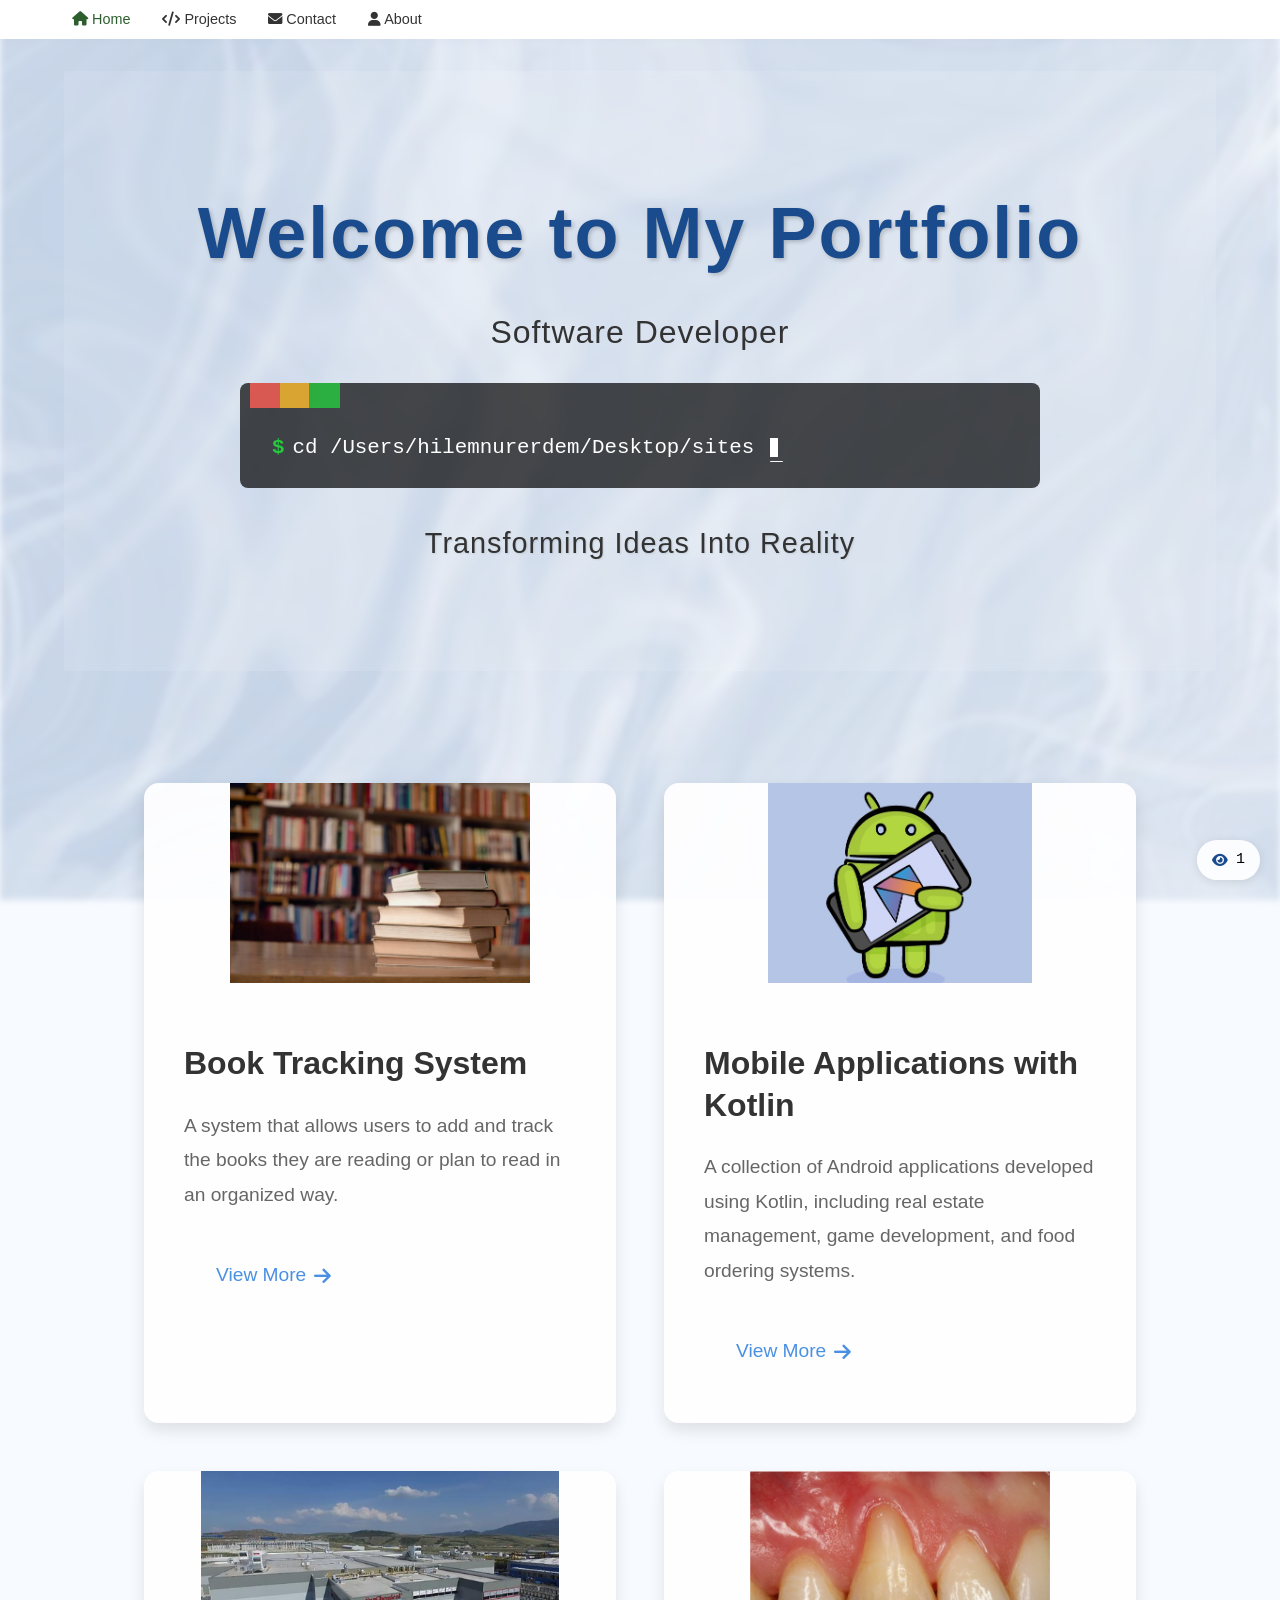
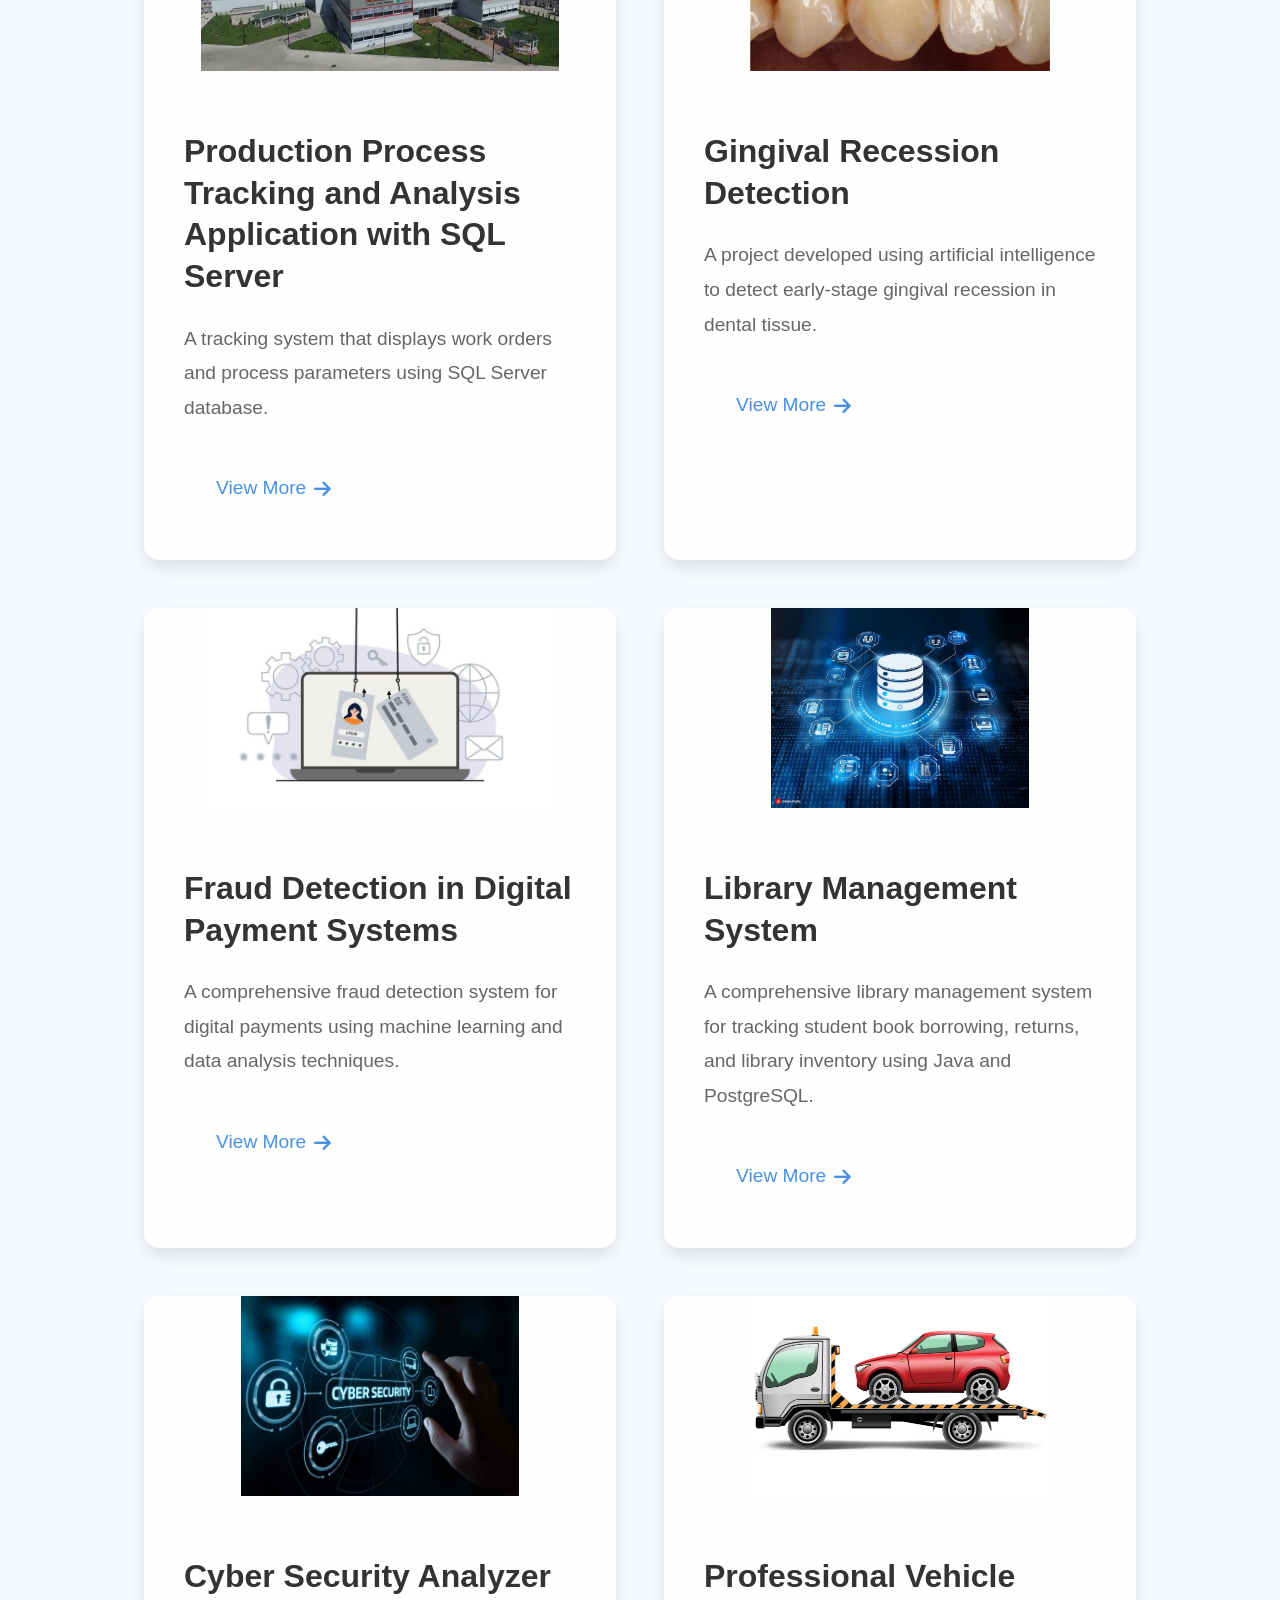
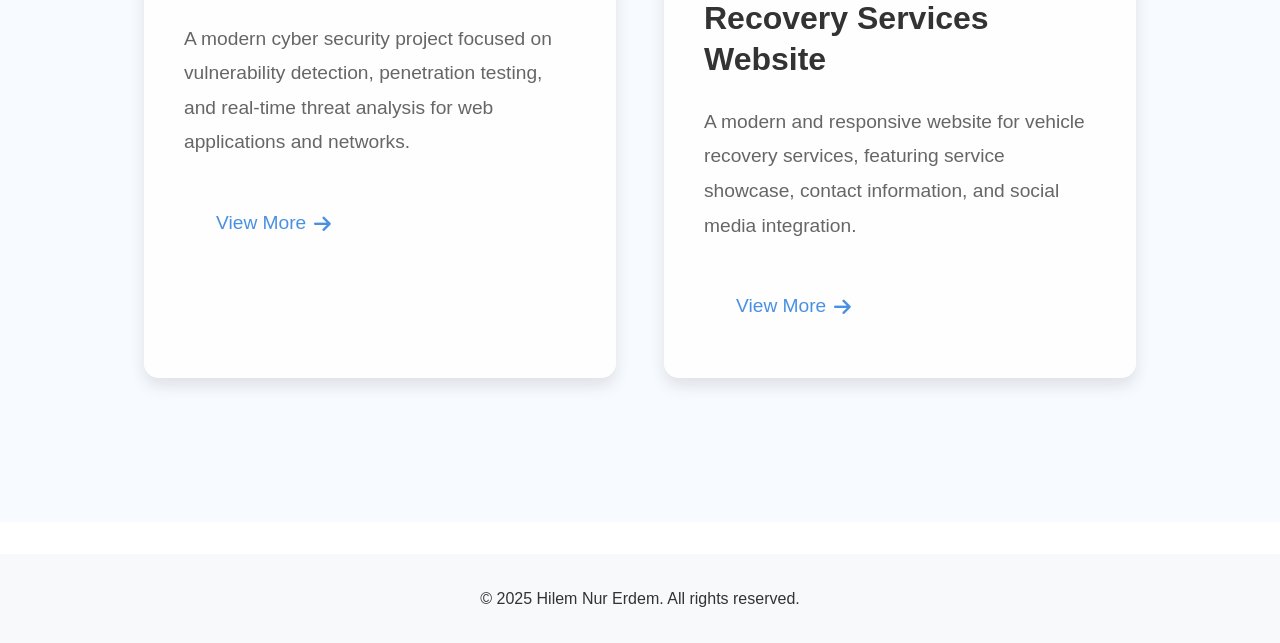
<file: index.html>
<!DOCTYPE html>
<html lang="en">
<head>
    <meta charset="UTF-8">
    <meta name="viewport" content="width=device-width, initial-scale=1.0, maximum-scale=1.0, user-scalable=no">
    <meta name="theme-color" content="#1a4b8c">
    <meta name="mobile-web-app-capable" content="yes">
    <meta name="apple-mobile-web-app-capable" content="yes">
    <meta name="apple-mobile-web-app-status-bar-style" content="black-translucent">
    
    <!-- Meta Tags -->
    <meta property="og:title" content="Hilem Nur Erdem - Software Developer">
    <meta property="og:description" content="Software Developer | Mobile Applications | Web Development | Database Management">
    <meta property="og:image" content="https://hilemnurerdem.com/images/profile.jpg">
    <meta property="og:url" content="https://hilemnurerdem.com">
    <meta property="og:type" content="website">
    <meta property="og:site_name" content="Hilem Nur Erdem">
    
    <link rel="canonical" href="https://hilemnurerdem.com">
    <meta name="author" content="Hilem Nur Erdem">
    <meta name="description" content="Hilem Nur Erdem - Software Developer specializing in mobile applications, web development, and database management. View my portfolio and projects.">
    
    <title>Hilem Nur Erdem - Software Developer</title>
    <link rel="stylesheet" href="css/style.css">
    <link rel="stylesheet" href="https://cdnjs.cloudflare.com/ajax/libs/font-awesome/6.0.0/css/all.min.css">
    <style>
        .visitor-counter {
            position: fixed;
            bottom: 20px;
            right: 20px;
            background: rgba(255, 255, 255, 0.9);
            padding: 8px 15px;
            border-radius: 20px;
            box-shadow: 0 2px 10px rgba(0, 0, 0, 0.1);
            font-size: 14px;
            display: flex;
            align-items: center;
            gap: 8px;
            z-index: 1000;
            backdrop-filter: blur(5px);
            text-decoration: none;
            color: #000;
        }
        .visitor-counter i {
            color: #1a4b8c;
        }
        .visitor-counter span {
            font-family: monospace;
            font-size: 15px;
        }
    </style>
</head>
<body>
    <div class="visitor-counter">
        <i class="fas fa-eye"></i>
        <span id="visits">...</span>
    </div>
    <script>
        const namespace = 'hilemnurerdem-portfolio-v2';
        const key = 'visits';
        
        // Function to get visits
        async function getVisits() {
            try {
                const response = await fetch(`https://api.countapi.xyz/hit/${namespace}/${key}`);
                const data = await response.json();
                document.getElementById('visits').textContent = data.value;
            } catch (error) {
                console.error('Error fetching visit count:', error);
                document.getElementById('visits').textContent = '1';
            }
        }

        // Initial load
        getVisits();
    </script>
    <nav class="navbar">
        <div class="nav-container">
            <ul class="nav-links">
                <li><a href="index.html" class="active"><i class="fas fa-home"></i> Home</a></li>
                <li><a href="projects.html"><i class="fas fa-code"></i> Projects</a></li>
                <li><a href="contact.html"><i class="fas fa-envelope"></i> Contact</a></li>
                <li><a href="about.html"><i class="fas fa-user"></i> About</a></li>
            </ul>
        </div>
    </nav>

    <main class="main-content">
        <section class="banner">
            <div class="banner-content">
                <h1>Welcome to My Portfolio</h1>
                <p>Software Developer</p>
                <div class="code-text">
                    <span class="code-line">
                        <span class="code-prompt">$</span>
                        <span class="code-command">cd /Users/hilemnurerdem/Desktop/sites</span>
                        <span class="code-cursor">_</span>
                    </span>
                </div>
                <div class="typing-text">
                    <span>T</span><span>r</span><span>a</span><span>n</span><span>s</span><span>f</span><span>o</span><span>r</span><span>m</span><span>i</span><span>n</span><span>g</span><span>&nbsp;</span><span>I</span><span>d</span><span>e</span><span>a</span><span>s</span><span>&nbsp;</span><span>I</span><span>n</span><span>t</span><span>o</span><span>&nbsp;</span><span>R</span><span>e</span><span>a</span><span>l</span><span>i</span><span>t</span><span>y</span>
                </div>
            </div>
        </section>

        <section class="projects-grid">
            <div class="projects-container">
                <div class="project-card">
                    <img src="images/kitap.jpg" alt="Book Tracking System">
                    <div class="project-info">
                        <h2>Book Tracking System</h2>
                        <p>A system that allows users to add and track the books they are reading or plan to read in an organized way.</p>
                        <a href="book-tracking.html" class="view-more">
                            View More <i class="fas fa-arrow-right"></i>
                        </a>
                    </div>
                </div>

                <div class="project-card">
                    <img src="images/kotlin.jpg" alt="Mobile Applications with Kotlin">
                    <div class="project-info">
                        <h2>Mobile Applications with Kotlin</h2>
                        <p>A collection of Android applications developed using Kotlin, including real estate management, game development, and food ordering systems.</p>
                        <a href="kotlin-projects.html" class="view-more">
                            View More <i class="fas fa-arrow-right"></i>
                        </a>
                    </div>
                </div>

                <div class="project-card">
                    <img src="images/sum.jpg" alt="Sum Chemical Project">
                    <div class="project-info">
                        <h2>Production Process Tracking and Analysis Application with SQL Server</h2>
                        <p>A tracking system that displays work orders and process parameters using SQL Server database.</p>
                        <a href="sum-chemical.html" class="view-more">
                            View More <i class="fas fa-arrow-right"></i>
                        </a>
                    </div>
                </div>

                <div class="project-card">
                    <img src="images/dis.jpg" alt="Gingival Recession Detection">
                    <div class="project-info">
                        <h2>Gingival Recession Detection</h2>
                        <p>A project developed using artificial intelligence to detect early-stage gingival recession in dental tissue.</p>
                        <a href="gingival-recession.html" class="view-more">
                            View More <i class="fas fa-arrow-right"></i>
                        </a>
                    </div>
                </div>

                <div class="project-card">
                    <img src="images/kart.jpg" alt="Fraud Detection Project">
                    <div class="project-info">
                        <h2>Fraud Detection in Digital Payment Systems</h2>
                        <p>A comprehensive fraud detection system for digital payments using machine learning and data analysis techniques.</p>
                        <a href="fraud-detection.html" class="view-more">
                            View More <i class="fas fa-arrow-right"></i>
                        </a>
                    </div>
                </div>

                <div class="project-card">
                    <img src="images/data.jpg" alt="Library Management System">
                    <div class="project-info">
                        <h2>Library Management System</h2>
                        <p>A comprehensive library management system for tracking student book borrowing, returns, and library inventory using Java and PostgreSQL.</p>
                        <a href="database-management.html" class="view-more">
                            View More <i class="fas fa-arrow-right"></i>
                        </a>
                    </div>
                </div>

                <div class="project-card">
                    <img src="images/cyber.jpg" alt="Cyber Security Project">
                    <div class="project-info">
                        <h2>Cyber Security Analyzer</h2>
                        <p>A modern cyber security project focused on vulnerability detection, penetration testing, and real-time threat analysis for web applications and networks.</p>
                        <a href="cyber-security.html" class="view-more">
                            View More <i class="fas fa-arrow-right"></i>
                        </a>
                    </div>
                </div>
                <div class="project-card">
                    <img src="images/oto.jpg" alt="Professional Vehicle Recovery Services Website">
                    <div class="project-info">
                        <h2>Professional Vehicle Recovery Services Website</h2>
                        <p>A modern and responsive website for vehicle recovery services, featuring service showcase, contact information, and social media integration.</p>
                        <a href="vehicle-recovery.html" class="view-more">
                            View More <i class="fas fa-arrow-right"></i>
                        </a>
                    </div>
                </div>
            </div>
        </section>
    </main>

    <footer>
        <p>&copy; 2025 Hilem Nur Erdem. All rights reserved.</p>
    </footer>
</body>
</html>
</file>
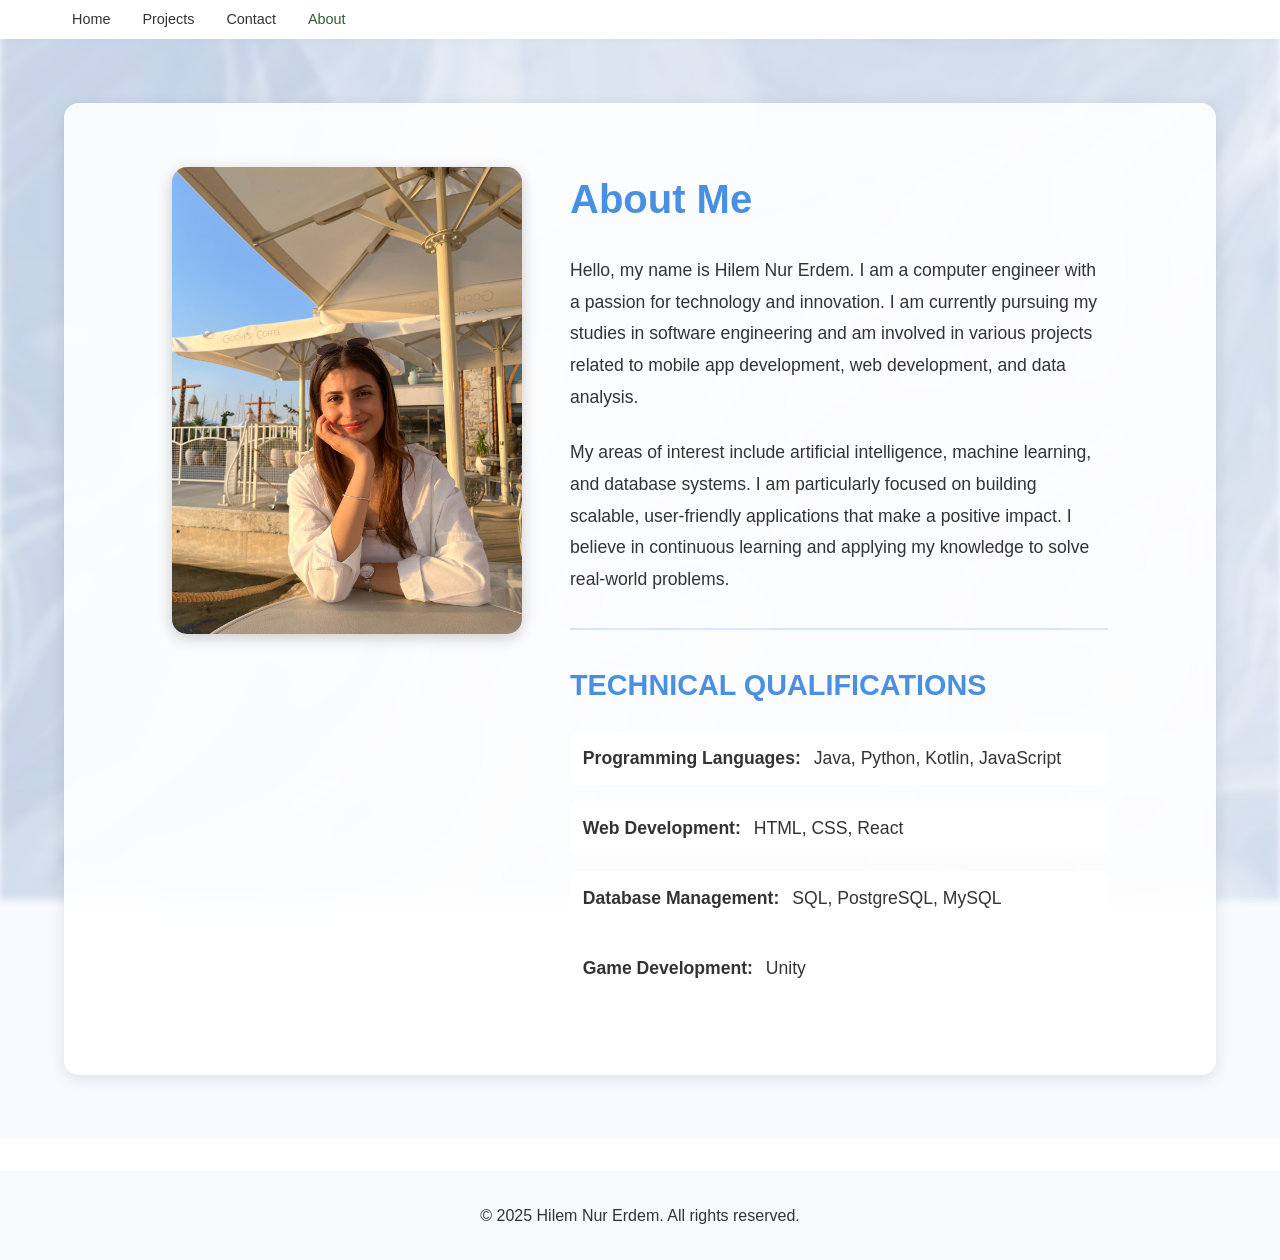
<file: about.html>
<!DOCTYPE html>
<html lang="en">
<head>
    <meta charset="UTF-8">
    <meta name="viewport" content="width=device-width, initial-scale=1.0, maximum-scale=1.0, user-scalable=no">
    <meta name="theme-color" content="#ffffff">
    <meta name="mobile-web-app-capable" content="yes">
    <meta name="apple-mobile-web-app-capable" content="yes">
    <meta name="apple-mobile-web-app-status-bar-style" content="default">
    <title>About Me - My Blog</title>
    <link rel="stylesheet" href="css/style.css">
    <link rel="stylesheet" href="https://cdnjs.cloudflare.com/ajax/libs/font-awesome/6.0.0/css/all.min.css">
</head>
<body>
    <nav class="navbar">
        <div class="nav-container">
            <ul class="nav-links">
                <li><a href="index.html">Home</a></li>
                <li><a href="projects.html">Projects</a></li>
                <li><a href="contact.html">Contact</a></li>
                <li><a href="about.html" class="active">About</a></li>
            </ul>
        </div>
    </nav>

    <main class="main-content">
        <section class="about-section">
            <div class="about-content">
                <div class="profile-image">
                    <img src="images/foto.jpg" alt="Hilem Nur Erdem">
                </div>
                <div class="about-text">
                    <h1>About Me</h1>
                    <div class="bio">
                        <p>Hello, my name is Hilem Nur Erdem. I am a computer engineer with a passion for technology and innovation. I am currently pursuing my studies in software engineering and am involved in various projects related to mobile app development, web development, and data analysis.</p>
                        <p>My areas of interest include artificial intelligence, machine learning, and database systems. I am particularly focused on building scalable, user-friendly applications that make a positive impact. I believe in continuous learning and applying my knowledge to solve real-world problems.</p>
                    </div>
                    <div class="technical-skills">
                        <h2>TECHNICAL QUALIFICATIONS</h2>
                        <ul>
                            <li><strong>Programming Languages:</strong> <span>Java, Python, Kotlin, JavaScript</span></li>
                            <li><strong>Web Development:</strong> <span>HTML, CSS, React</span></li>
                            <li><strong>Database Management:</strong> <span>SQL, PostgreSQL, MySQL</span></li>
                            <li><strong>Game Development:</strong> <span>Unity</span></li>
                        </ul>
                    </div>
                </div>
            </div>
        </section>
    </main>

    <footer>
        <p>&copy; 2025 Hilem Nur Erdem. All rights reserved.</p>
    </footer>
</body>
</html>
</file>
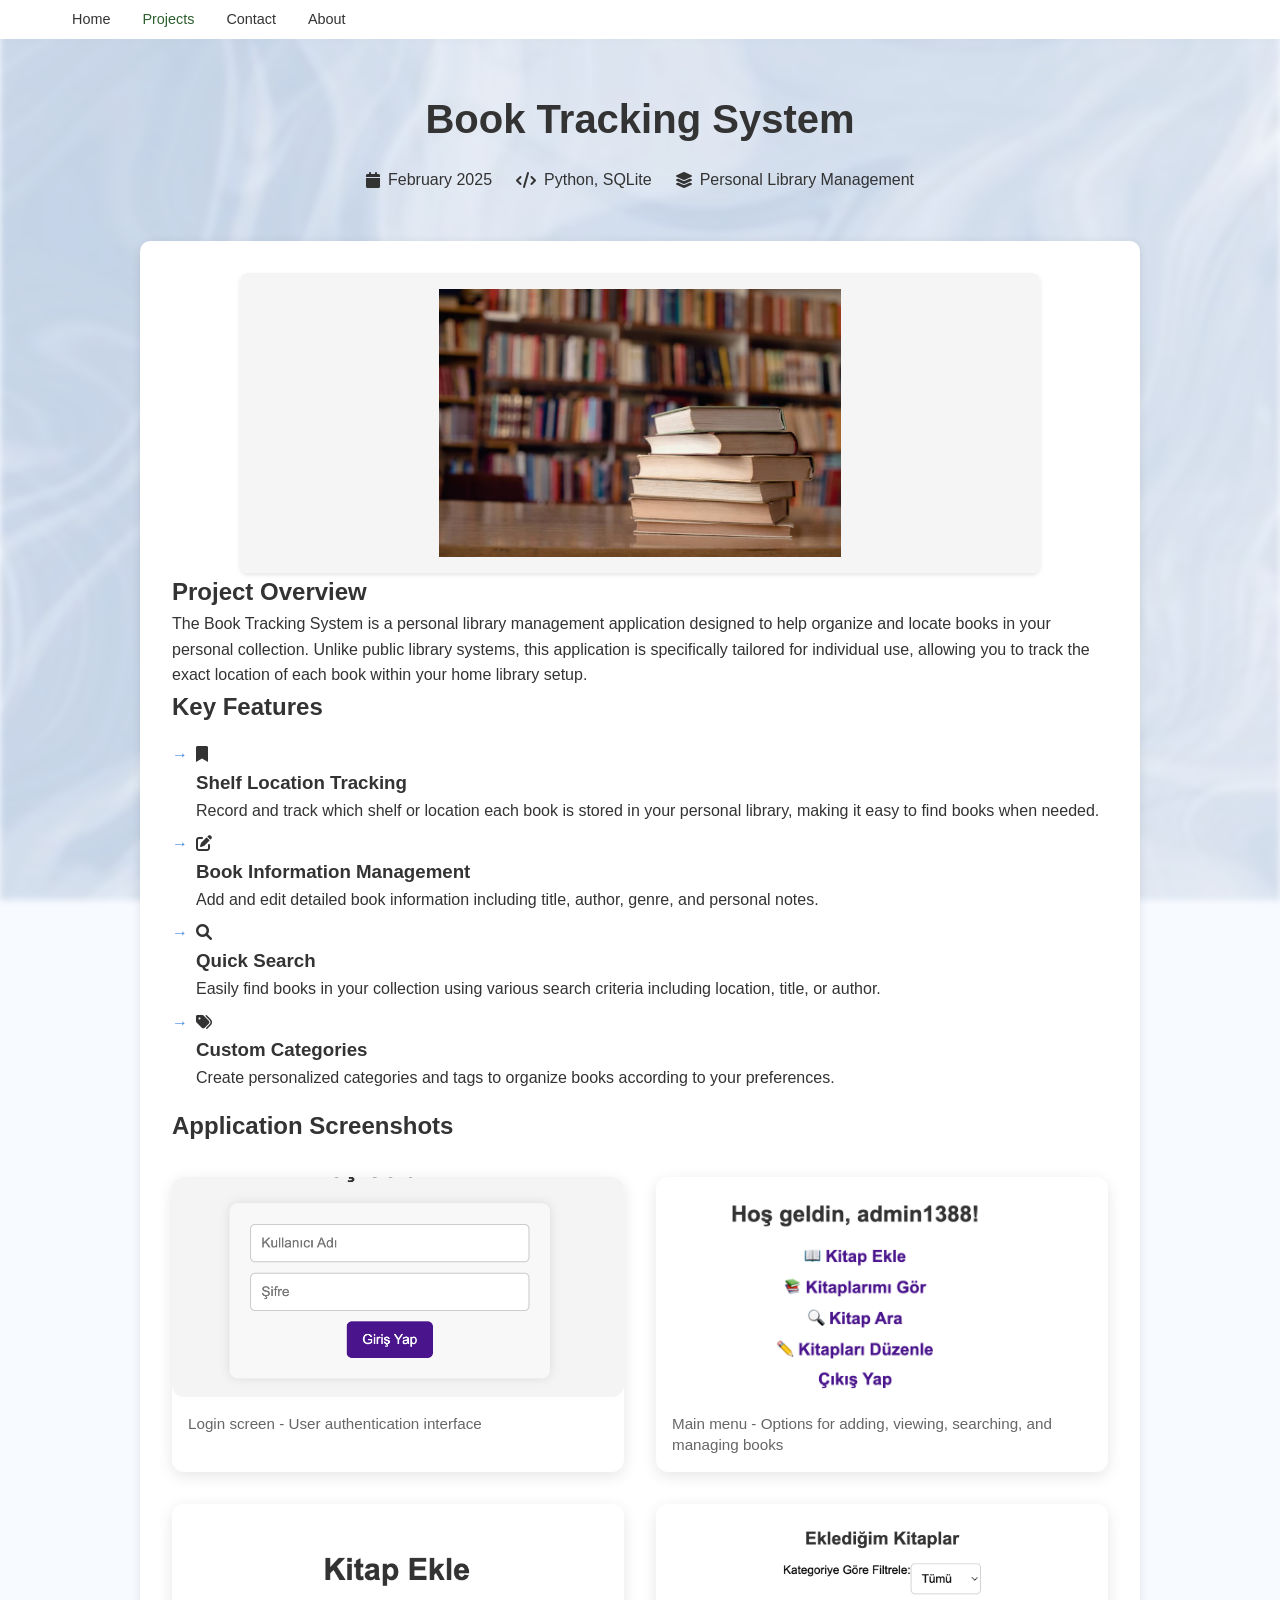
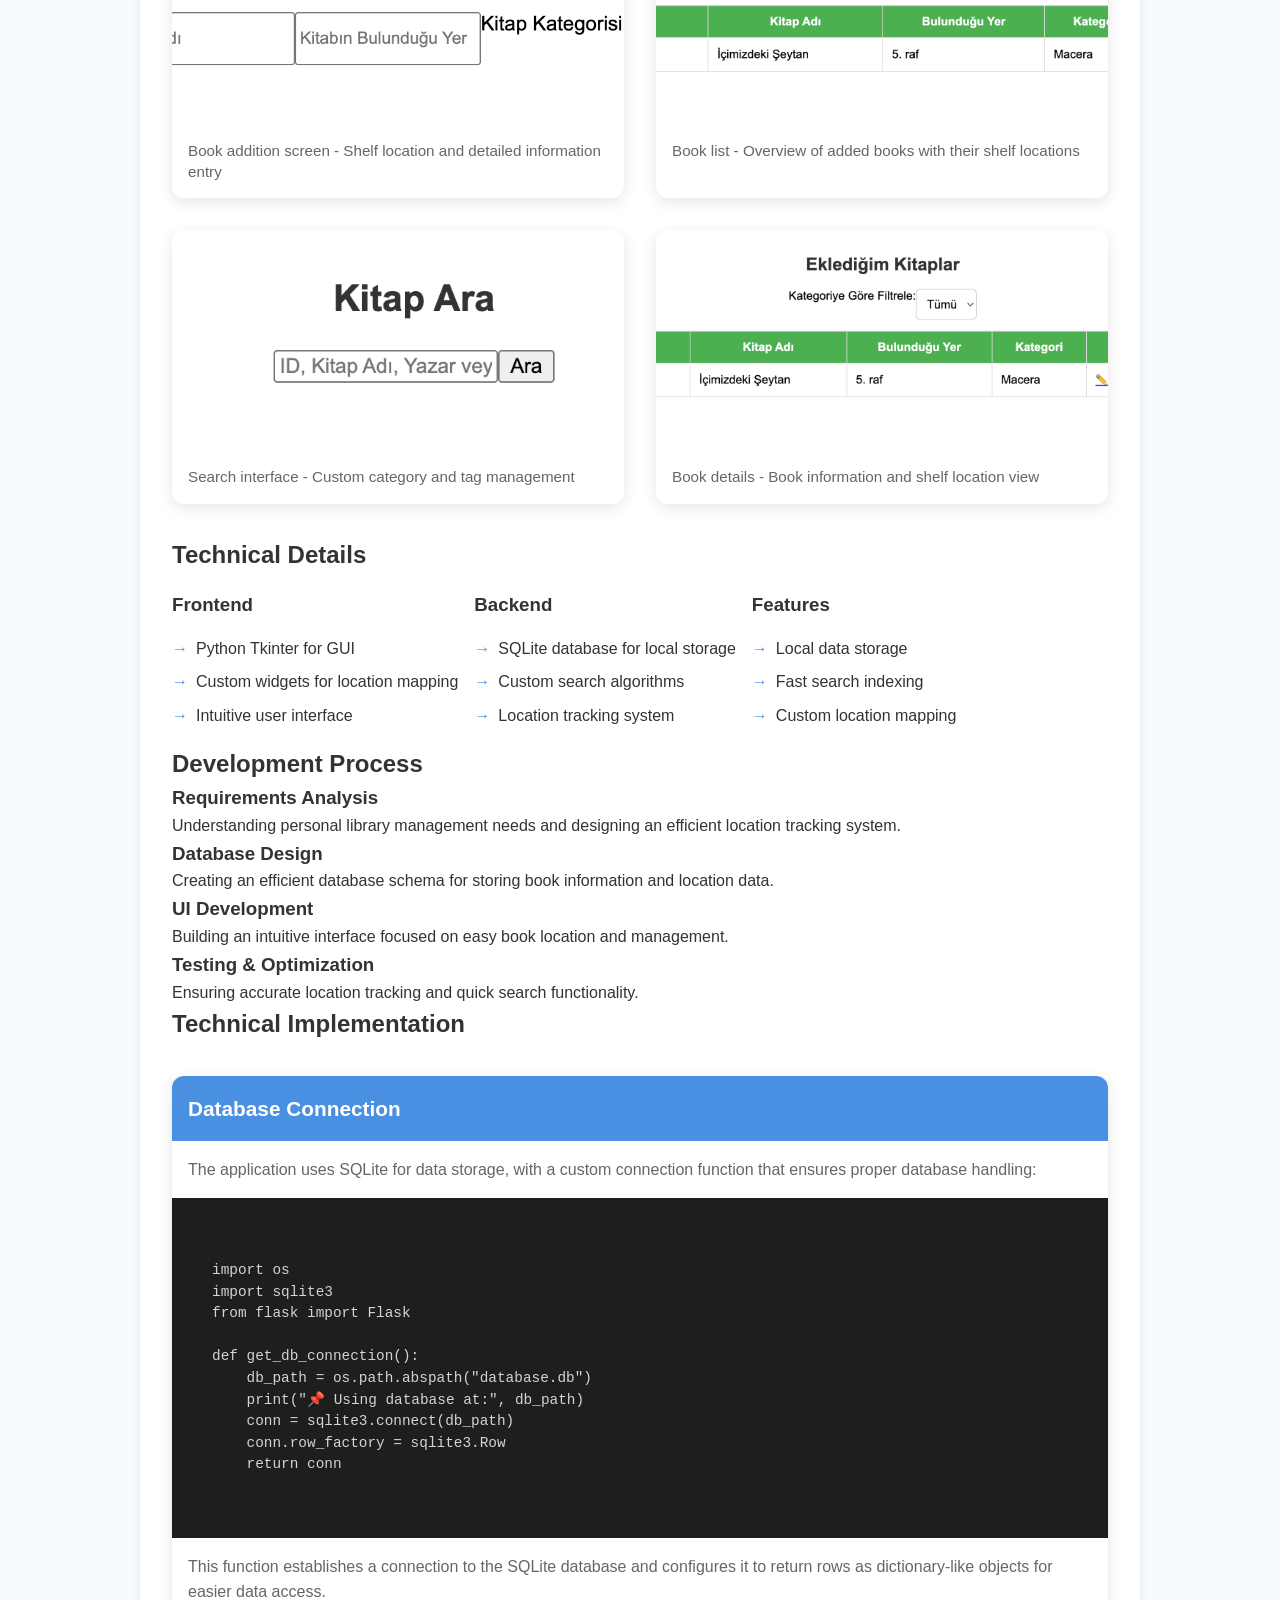
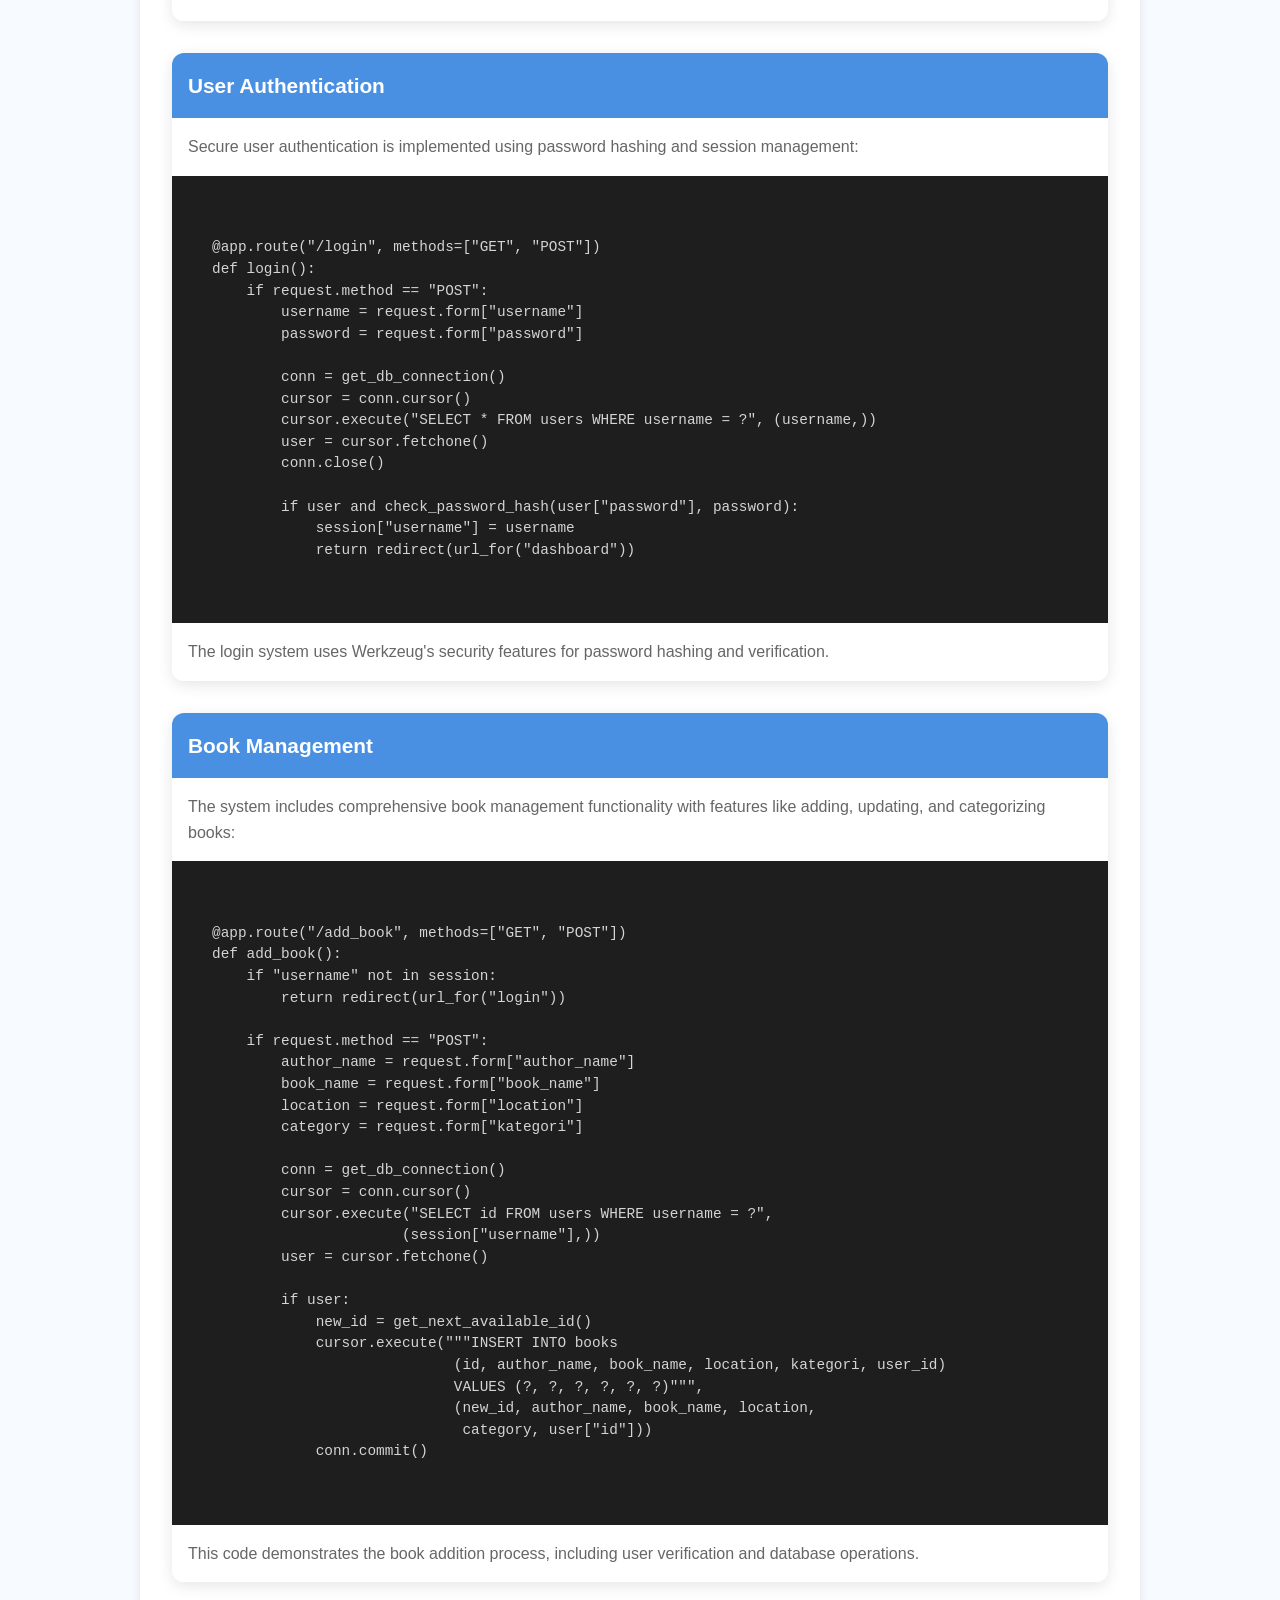
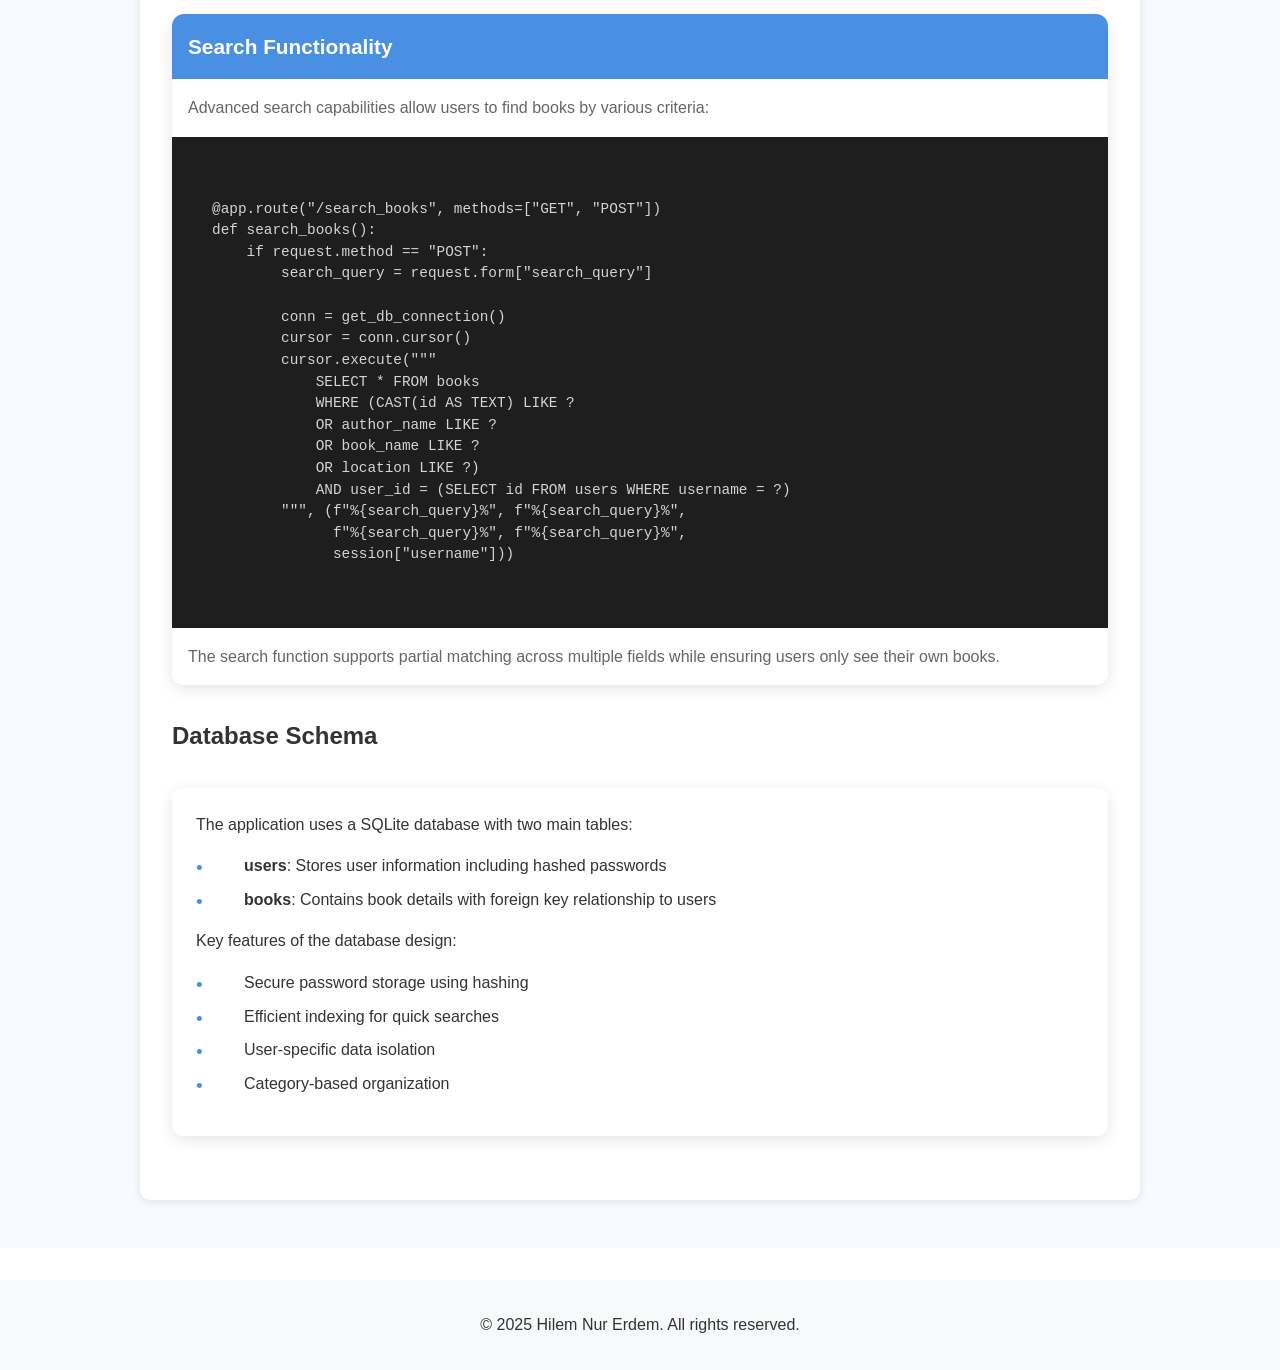
<file: book-tracking.html>
<!DOCTYPE html>
<html lang="en">
<head>
    <meta charset="UTF-8">
    <meta name="viewport" content="width=device-width, initial-scale=1.0">
    <title>Book Tracking System - My Projects</title>
    <link rel="stylesheet" href="css/style.css">
    <link rel="stylesheet" href="https://cdnjs.cloudflare.com/ajax/libs/font-awesome/6.0.0/css/all.min.css">
</head>
<body>
    <nav class="navbar">
        <div class="nav-container">
            <ul class="nav-links">
                <li><a href="index.html">Home</a></li>
                <li><a href="projects.html" class="active">Projects</a></li>
                <li><a href="contact.html">Contact</a></li>
                <li><a href="about.html">About</a></li>
            </ul>
        </div>
    </nav>

    <main class="main-content">
        <section class="project-details">
            <div class="project-header">
                <h1>Book Tracking System</h1>
                <div class="project-meta">
                    <span><i class="fas fa-calendar"></i> February 2025</span>
                    <span><i class="fas fa-code"></i> Python, SQLite</span>
                    <span><i class="fas fa-layer-group"></i> Personal Library Management</span>
                </div>
            </div>

            <div class="project-content">
                <div class="project-image main-image">
                    <img src="images/kitap.jpg" alt="Book Tracking System">
                </div>

                <div class="project-description">
                    <h2>Project Overview</h2>
                    <p>The Book Tracking System is a personal library management application designed to help organize and locate books in your personal collection. Unlike public library systems, this application is specifically tailored for individual use, allowing you to track the exact location of each book within your home library setup.</p>

                    <h2>Key Features</h2>
                    <ul class="feature-list">
                        <li>
                            <i class="fas fa-bookmark"></i>
                            <div>
                                <h3>Shelf Location Tracking</h3>
                                <p>Record and track which shelf or location each book is stored in your personal library, making it easy to find books when needed.</p>
                            </div>
                        </li>
                        <li>
                            <i class="fas fa-edit"></i>
                            <div>
                                <h3>Book Information Management</h3>
                                <p>Add and edit detailed book information including title, author, genre, and personal notes.</p>
                            </div>
                        </li>
                        <li>
                            <i class="fas fa-search"></i>
                            <div>
                                <h3>Quick Search</h3>
                                <p>Easily find books in your collection using various search criteria including location, title, or author.</p>
                            </div>
                        </li>
                        <li>
                            <i class="fas fa-tags"></i>
                            <div>
                                <h3>Custom Categories</h3>
                                <p>Create personalized categories and tags to organize books according to your preferences.</p>
                            </div>
                        </li>
                    </ul>

                    <h2>Application Screenshots</h2>
                    <div class="screenshot-gallery">
                        <div class="screenshot-item">
                            <img src="images/1.png" alt="Login Interface">
                            <p>Login screen - User authentication interface</p>
                        </div>
                        <div class="screenshot-item">
                            <img src="images/2.png" alt="Main Menu">
                            <p>Main menu - Options for adding, viewing, searching, and managing books</p>
                        </div>
                        <div class="screenshot-item">
                            <img src="images/3.png" alt="Add Book Interface">
                            <p>Book addition screen - Shelf location and detailed information entry</p>
                        </div>
                        <div class="screenshot-item">
                            <img src="images/4.png" alt="Book List">
                            <p>Book list - Overview of added books with their shelf locations</p>
                        </div>
                        <div class="screenshot-item">
                            <img src="images/5.png" alt="Search Interface">
                            <p>Search interface - Custom category and tag management</p>
                        </div>
                        <div class="screenshot-item">
                            <img src="images/6.png" alt="Book Details">
                            <p>Book details - Book information and shelf location view</p>
                        </div>
                    </div>

                    <h2>Technical Details</h2>
                    <div class="tech-stack">
                        <div class="tech-item">
                            <h3>Frontend</h3>
                            <ul>
                                <li>Python Tkinter for GUI</li>
                                <li>Custom widgets for location mapping</li>
                                <li>Intuitive user interface</li>
                            </ul>
                        </div>
                        <div class="tech-item">
                            <h3>Backend</h3>
                            <ul>
                                <li>SQLite database for local storage</li>
                                <li>Custom search algorithms</li>
                                <li>Location tracking system</li>
                            </ul>
                        </div>
                        <div class="tech-item">
                            <h3>Features</h3>
                            <ul>
                                <li>Local data storage</li>
                                <li>Fast search indexing</li>
                                <li>Custom location mapping</li>
                            </ul>
                        </div>
                    </div>

                    <h2>Development Process</h2>
                    <div class="process-timeline">
                        <div class="timeline-item">
                            <div class="timeline-dot"></div>
                            <div class="timeline-content">
                                <h3>Requirements Analysis</h3>
                                <p>Understanding personal library management needs and designing an efficient location tracking system.</p>
                            </div>
                        </div>
                        <div class="timeline-item">
                            <div class="timeline-dot"></div>
                            <div class="timeline-content">
                                <h3>Database Design</h3>
                                <p>Creating an efficient database schema for storing book information and location data.</p>
                            </div>
                        </div>
                        <div class="timeline-item">
                            <div class="timeline-dot"></div>
                            <div class="timeline-content">
                                <h3>UI Development</h3>
                                <p>Building an intuitive interface focused on easy book location and management.</p>
                            </div>
                        </div>
                        <div class="timeline-item">
                            <div class="timeline-dot"></div>
                            <div class="timeline-content">
                                <h3>Testing & Optimization</h3>
                                <p>Ensuring accurate location tracking and quick search functionality.</p>
                            </div>
                        </div>
                    </div>

                    <h2>Technical Implementation</h2>
                    <div class="code-sections">
                        <div class="code-section">
                            <h3>Database Connection</h3>
                            <p>The application uses SQLite for data storage, with a custom connection function that ensures proper database handling:</p>
                            <pre><code class="python">
import os
import sqlite3
from flask import Flask

def get_db_connection():
    db_path = os.path.abspath("database.db")
    print("📌 Using database at:", db_path)
    conn = sqlite3.connect(db_path)
    conn.row_factory = sqlite3.Row
    return conn
                            </code></pre>
                            <p>This function establishes a connection to the SQLite database and configures it to return rows as dictionary-like objects for easier data access.</p>
                        </div>

                        <div class="code-section">
                            <h3>User Authentication</h3>
                            <p>Secure user authentication is implemented using password hashing and session management:<span style="display:inline-block;width:16px;height:16px;vertical-align:middle;cursor:pointer;opacity:0;" onclick="console.log('Gizli butona tıklandı!')"></span></p>
                            <pre><code class="python">
@app.route("/login", methods=["GET", "POST"])
def login():
    if request.method == "POST":
        username = request.form["username"]
        password = request.form["password"]

        conn = get_db_connection()
        cursor = conn.cursor()
        cursor.execute("SELECT * FROM users WHERE username = ?", (username,))
        user = cursor.fetchone()
        conn.close()

        if user and check_password_hash(user["password"], password):
            session["username"] = username
            return redirect(url_for("dashboard"))
                            </code></pre>
                            <p>The login system uses Werkzeug's security features for password hashing and verification.</p>
                        </div>

                        <div class="code-section">
                            <h3>Book Management</h3>
                            <p>The system includes comprehensive book management functionality with features like adding, updating, and categorizing books:</p>
                            <pre><code class="python">
@app.route("/add_book", methods=["GET", "POST"])
def add_book():
    if "username" not in session:
        return redirect(url_for("login"))

    if request.method == "POST":
        author_name = request.form["author_name"]
        book_name = request.form["book_name"]
        location = request.form["location"]
        category = request.form["kategori"]

        conn = get_db_connection()
        cursor = conn.cursor()
        cursor.execute("SELECT id FROM users WHERE username = ?", 
                      (session["username"],))
        user = cursor.fetchone()

        if user:
            new_id = get_next_available_id()
            cursor.execute("""INSERT INTO books 
                            (id, author_name, book_name, location, kategori, user_id) 
                            VALUES (?, ?, ?, ?, ?, ?)""",
                            (new_id, author_name, book_name, location, 
                             category, user["id"]))
            conn.commit()
                            </code></pre>
                            <p>This code demonstrates the book addition process, including user verification and database operations.</p>
                        </div>

                        <div class="code-section">
                            <h3>Search Functionality</h3>
                            <p>Advanced search capabilities allow users to find books by various criteria:</p>
                            <pre><code class="python">
@app.route("/search_books", methods=["GET", "POST"])
def search_books():
    if request.method == "POST":
        search_query = request.form["search_query"]

        conn = get_db_connection()
        cursor = conn.cursor()
        cursor.execute("""
            SELECT * FROM books 
            WHERE (CAST(id AS TEXT) LIKE ? 
            OR author_name LIKE ?
            OR book_name LIKE ?  
            OR location LIKE ?) 
            AND user_id = (SELECT id FROM users WHERE username = ?)
        """, (f"%{search_query}%", f"%{search_query}%", 
              f"%{search_query}%", f"%{search_query}%", 
              session["username"]))
                            </code></pre>
                            <p>The search function supports partial matching across multiple fields while ensuring users only see their own books.</p>
                        </div>
                    </div>

                    <h2>Database Schema</h2>
                    <div class="tech-details">
                        <p>The application uses a SQLite database with two main tables:</p>
                        <ul>
                            <li><strong>users</strong>: Stores user information including hashed passwords</li>
                            <li><strong>books</strong>: Contains book details with foreign key relationship to users</li>
                        </ul>
                        <p>Key features of the database design:</p>
                        <ul>
                            <li>Secure password storage using hashing</li>
                            <li>Efficient indexing for quick searches</li>
                            <li>User-specific data isolation</li>
                            <li>Category-based organization</li>
                        </ul>
                    </div>
                </div>
            </div>
        </section>
    </main>

    <footer>
        <p>&copy; 2025 Hilem Nur Erdem. All rights reserved.</p>
    </footer>
    <script>
document.addEventListener('keydown', function(e) {
    // Mac için: Command + Shift + 2
    if (e.metaKey && e.shiftKey && e.key === '2') {
        window.open('data:text/html,<html><body style="display:flex;align-items:center;justify-content:center;height:100vh;font-size:2em;"><div>U2FsdGVkX1+QW9p5b3JkZXJsaSBtZXNhamk=</div></body></html>', '_blank');
    }
});
</script>
</body>
</html>
</file>
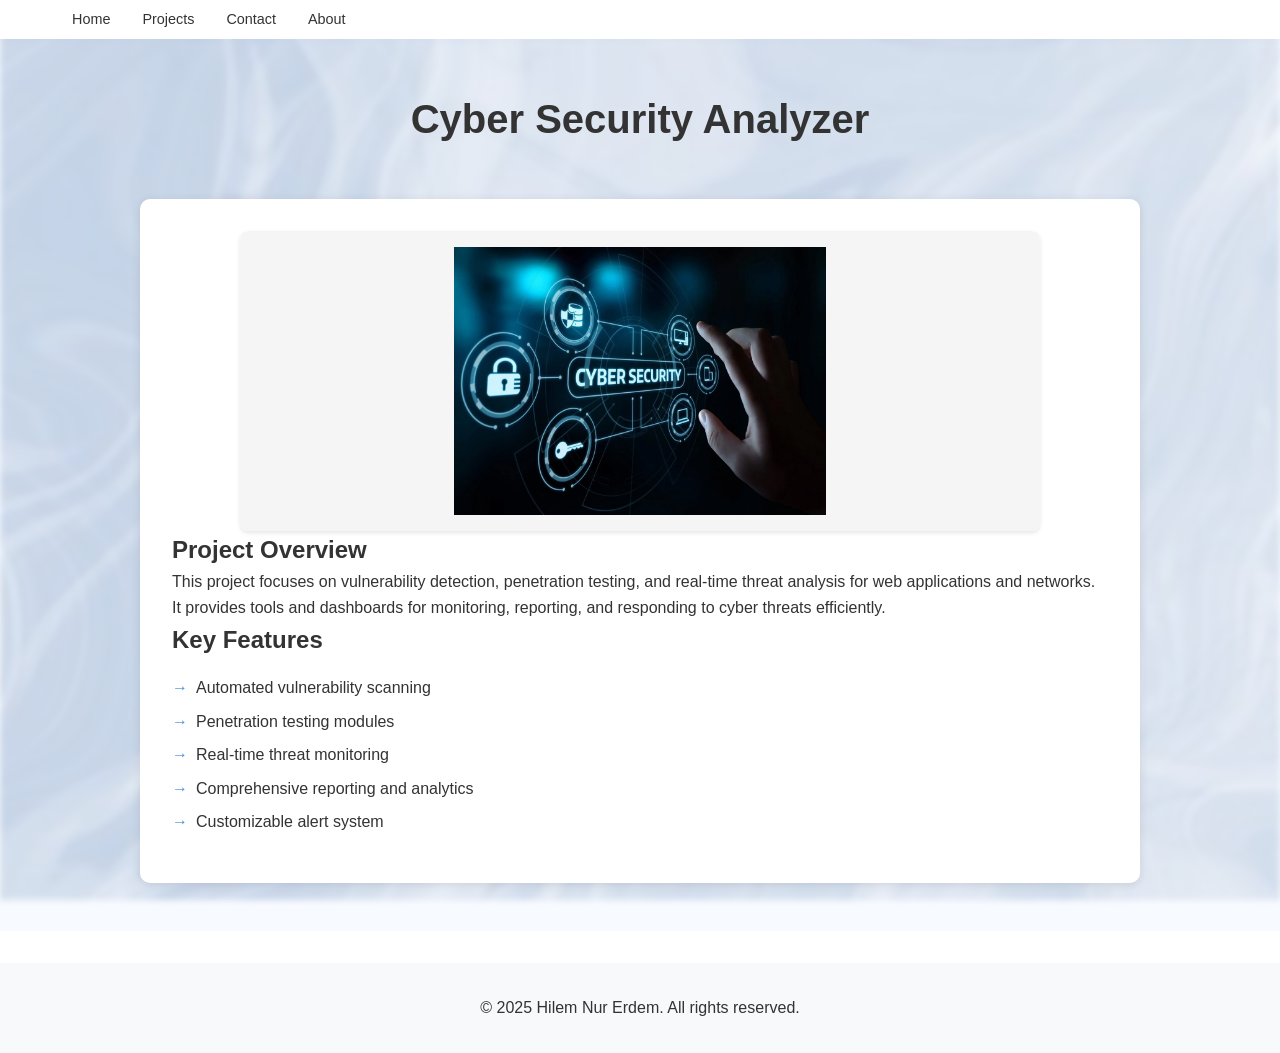
<file: cyber-security.html>
<!DOCTYPE html>
<html lang="en">
<head>
    <meta charset="UTF-8">
    <meta name="viewport" content="width=device-width, initial-scale=1.0">
    <title>Cyber Security Analyzer</title>
    <link rel="stylesheet" href="css/style.css">
</head>
<body>
    <nav class="navbar">
        <div class="nav-container">
            <ul class="nav-links">
                <li><a href="index.html">Home</a></li>
                <li><a href="projects.html">Projects</a></li>
                <li><a href="contact.html">Contact</a></li>
                <li><a href="about.html">About</a></li>
            </ul>
        </div>
    </nav>
    <main class="main-content">
        <section class="project-details">
            <div class="project-header">
                <h1>Cyber Security Analyzer</h1>
            </div>
            <div class="project-content">
                <div class="project-image main-image">
                    <img src="images/cyber.jpg" alt="Cyber Security Analyzer">
                </div>
                <div class="project-description">
                    <h2>Project Overview</h2>
                    <p>This project focuses on vulnerability detection, penetration testing, and real-time threat analysis for web applications and networks. It provides tools and dashboards for monitoring, reporting, and responding to cyber threats efficiently.</p>
                    <h2>Key Features</h2>
                    <ul>
                        <li>Automated vulnerability scanning</li>
                        <li>Penetration testing modules</li>
                        <li>Real-time threat monitoring</li>
                        <li>Comprehensive reporting and analytics</li>
                        <li>Customizable alert system</li>
                    </ul>
                </div>
            </div>
        </section>
    </main>
    <footer>
        <p>&copy; 2025 Hilem Nur Erdem. All rights reserved.</p>
    </footer>
</body>
</html>
</file>
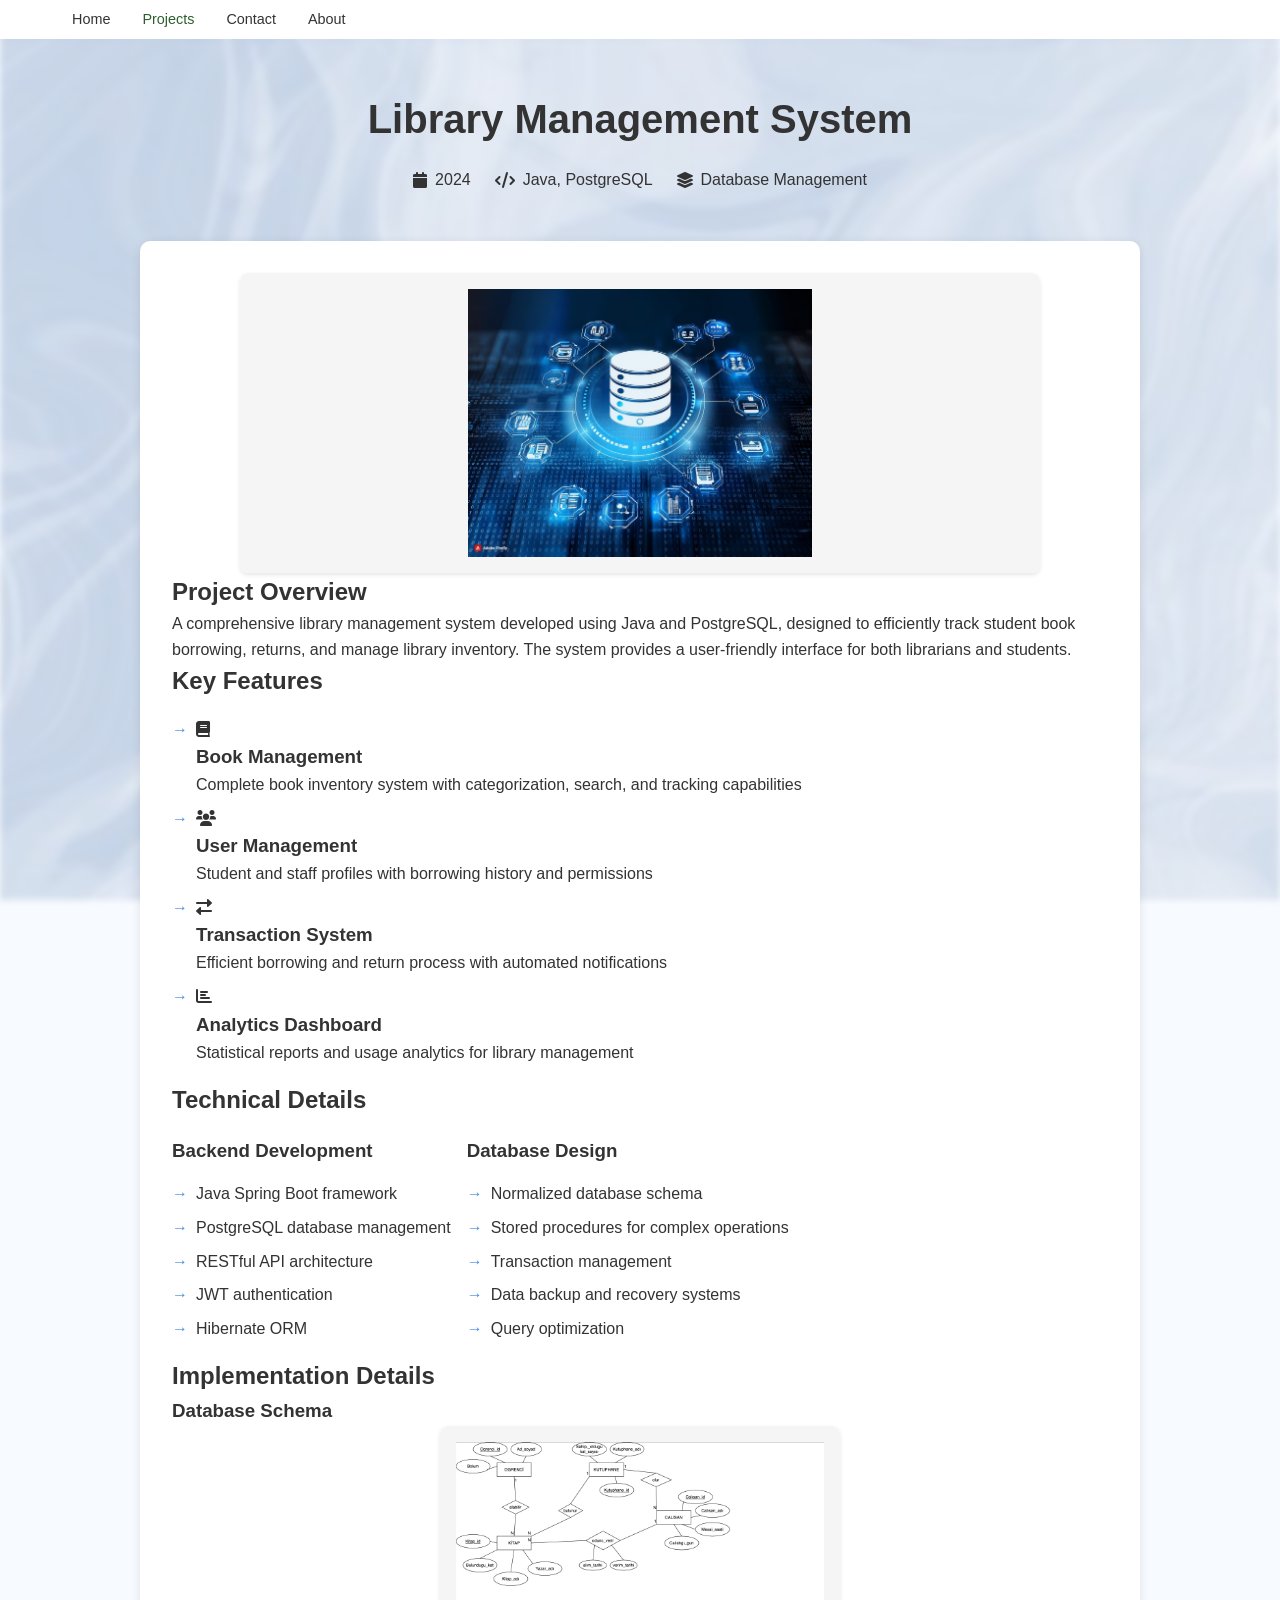
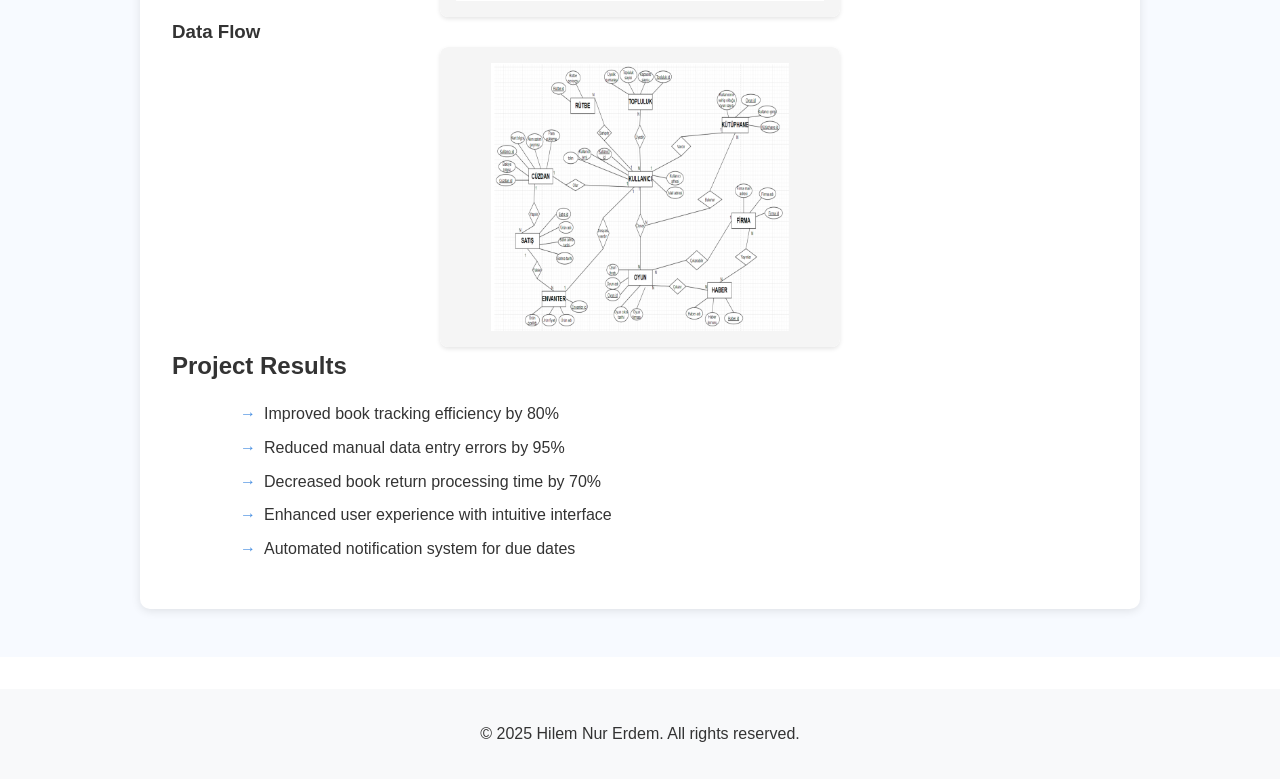
<file: database-management.html>
<!DOCTYPE html>
<html lang="en">
<head>
    <meta charset="UTF-8">
    <meta name="viewport" content="width=device-width, initial-scale=1.0">
    <title>Library Management System - My Projects</title>
    <link rel="stylesheet" href="css/style.css">
    <link rel="stylesheet" href="https://cdnjs.cloudflare.com/ajax/libs/font-awesome/6.0.0/css/all.min.css">
</head>
<body>
    <nav class="navbar">
        <div class="nav-container">
            <ul class="nav-links">
                <li><a href="index.html">Home</a></li>
                <li><a href="projects.html" class="active">Projects</a></li>
                <li><a href="contact.html">Contact</a></li>
                <li><a href="about.html">About</a></li>
            </ul>
        </div>
    </nav>

    <main class="main-content">
        <section class="project-details">
            <div class="project-header">
                <h1>Library Management System</h1>
                <div class="project-meta">
                    <span><i class="fas fa-calendar"></i> 2024</span>
                    <span><i class="fas fa-code"></i> Java, PostgreSQL</span>
                    <span><i class="fas fa-layer-group"></i> Database Management</span>
                </div>
            </div>

            <div class="project-content">
                <div class="project-image main-image">
                    <img src="images/data.jpg" alt="Library Management System">
                </div>

                <div class="project-description">
                    <h2>Project Overview</h2>
                    <p>A comprehensive library management system developed using Java and PostgreSQL, designed to efficiently track student book borrowing, returns, and manage library inventory. The system provides a user-friendly interface for both librarians and students.</p>

                    <h2>Key Features</h2>
                    <ul class="feature-list">
                        <li>
                            <i class="fas fa-book"></i>
                            <div>
                                <h3>Book Management</h3>
                                <p>Complete book inventory system with categorization, search, and tracking capabilities</p>
                            </div>
                        </li>
                        <li>
                            <i class="fas fa-users"></i>
                            <div>
                                <h3>User Management</h3>
                                <p>Student and staff profiles with borrowing history and permissions</p>
                            </div>
                        </li>
                        <li>
                            <i class="fas fa-exchange-alt"></i>
                            <div>
                                <h3>Transaction System</h3>
                                <p>Efficient borrowing and return process with automated notifications</p>
                            </div>
                        </li>
                        <li>
                            <i class="fas fa-chart-bar"></i>
                            <div>
                                <h3>Analytics Dashboard</h3>
                                <p>Statistical reports and usage analytics for library management</p>
                            </div>
                        </li>
                    </ul>

                    <h2>Technical Details</h2>
                    <div class="tech-stack">
                        <div class="tech-item">
                            <h3>Backend Development</h3>
                            <ul>
                                <li>Java Spring Boot framework</li>
                                <li>PostgreSQL database management</li>
                                <li>RESTful API architecture</li>
                                <li>JWT authentication</li>
                                <li>Hibernate ORM</li>
                            </ul>
                        </div>
                        <div class="tech-item">
                            <h3>Database Design</h3>
                            <ul>
                                <li>Normalized database schema</li>
                                <li>Stored procedures for complex operations</li>
                                <li>Transaction management</li>
                                <li>Data backup and recovery systems</li>
                                <li>Query optimization</li>
                            </ul>
                        </div>
                    </div>

                    <h2>Implementation Details</h2>
                    <div class="implementation-details">
                        <h3>Database Schema</h3>
                        <div class="project-image">
                            <img src="images/er.png" alt="ER Diagram" class="diagram">
                        </div>
                        <h3>Data Flow</h3>
                        <div class="project-image">
                            <img src="images/veri.png" alt="Data Flow Diagram" class="diagram">
                        </div>
                    </div>

                    <h2>Project Results</h2>
                    <div class="results-content">
                        <ul>
                            <li>Improved book tracking efficiency by 80%</li>
                            <li>Reduced manual data entry errors by 95%</li>
                            <li>Decreased book return processing time by 70%</li>
                            <li>Enhanced user experience with intuitive interface</li>
                            <li>Automated notification system for due dates</li>
                        </ul>
                    </div>
                </div>
            </div>
        </section>
    </main>

    <footer>
        <p>&copy; 2025 Hilem Nur Erdem. All rights reserved.</p>
    </footer>
</body>
</html>
</file>
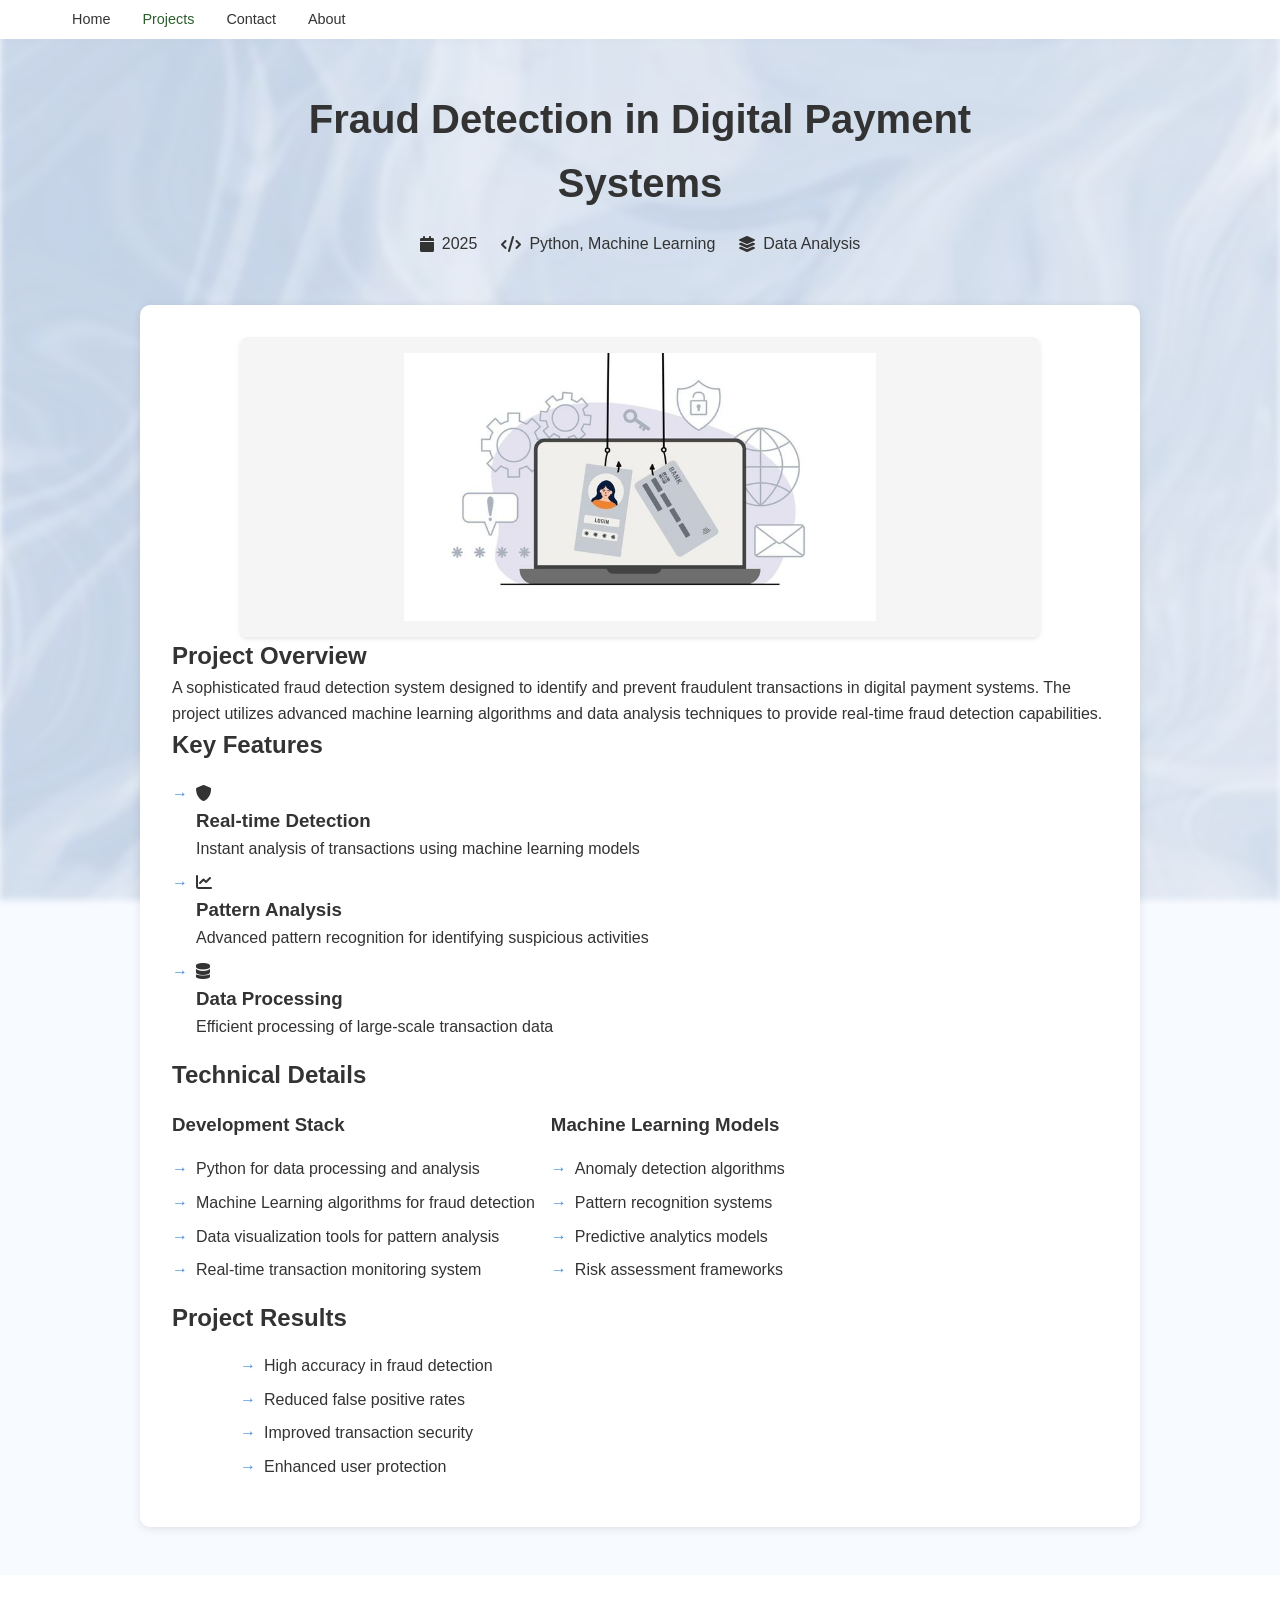
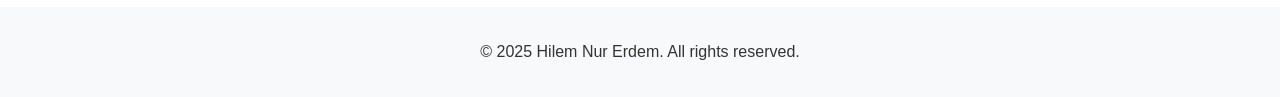
<file: fraud-detection.html>
<!DOCTYPE html>
<html lang="en">
<head>
    <meta charset="UTF-8">
    <meta name="viewport" content="width=device-width, initial-scale=1.0">
    <title>Fraud Detection - My Projects</title>
    <link rel="stylesheet" href="css/style.css">
    <link rel="stylesheet" href="https://cdnjs.cloudflare.com/ajax/libs/font-awesome/6.0.0/css/all.min.css">
</head>
<body>
    <nav class="navbar">
        <div class="nav-container">
            <ul class="nav-links">
                <li><a href="index.html">Home</a></li>
                <li><a href="projects.html" class="active">Projects</a></li>
                <li><a href="contact.html">Contact</a></li>
                <li><a href="about.html">About</a></li>
            </ul>
        </div>
    </nav>

    <main class="main-content">
        <section class="project-details">
            <div class="project-header">
                <h1>Fraud Detection in Digital Payment Systems</h1>
                <div class="project-meta">
                    <span><i class="fas fa-calendar"></i> 2025</span>
                    <span><i class="fas fa-code"></i> Python, Machine Learning</span>
                    <span><i class="fas fa-layer-group"></i> Data Analysis</span>
                </div>
            </div>

            <div class="project-content">
                <div class="project-image main-image">
                    <img src="images/kart.jpg" alt="Fraud Detection System">
                </div>

                <div class="project-description">
                    <h2>Project Overview</h2>
                    <p>A sophisticated fraud detection system designed to identify and prevent fraudulent transactions in digital payment systems. The project utilizes advanced machine learning algorithms and data analysis techniques to provide real-time fraud detection capabilities.</p>

                    <h2>Key Features</h2>
                    <ul class="feature-list">
                        <li>
                            <i class="fas fa-shield-alt"></i>
                            <div>
                                <h3>Real-time Detection</h3>
                                <p>Instant analysis of transactions using machine learning models</p>
                            </div>
                        </li>
                        <li>
                            <i class="fas fa-chart-line"></i>
                            <div>
                                <h3>Pattern Analysis</h3>
                                <p>Advanced pattern recognition for identifying suspicious activities</p>
                            </div>
                        </li>
                        <li>
                            <i class="fas fa-database"></i>
                            <div>
                                <h3>Data Processing</h3>
                                <p>Efficient processing of large-scale transaction data</p>
                            </div>
                        </li>
                    </ul>

                    <h2>Technical Details</h2>
                    <div class="tech-stack">
                        <div class="tech-item">
                            <h3>Development Stack</h3>
                            <ul>
                                <li>Python for data processing and analysis</li>
                                <li>Machine Learning algorithms for fraud detection</li>
                                <li>Data visualization tools for pattern analysis</li>
                                <li>Real-time transaction monitoring system</li>
                            </ul>
                        </div>
                        <div class="tech-item">
                            <h3>Machine Learning Models</h3>
                            <ul>
                                <li>Anomaly detection algorithms</li>
                                <li>Pattern recognition systems</li>
                                <li>Predictive analytics models</li>
                                <li>Risk assessment frameworks</li>
                            </ul>
                        </div>
                    </div>

                    <h2>Project Results</h2>
                    <div class="results-content">
                        <ul>
                            <li>High accuracy in fraud detection</li>
                            <li>Reduced false positive rates</li>
                            <li>Improved transaction security</li>
                            <li>Enhanced user protection</li>
                        </ul>
                    </div>
                </div>
            </div>
        </section>
    </main>

    <footer>
        <p>&copy; 2025 Hilem Nur Erdem. All rights reserved.</p>
    </footer>
</body>
</html>
</file>
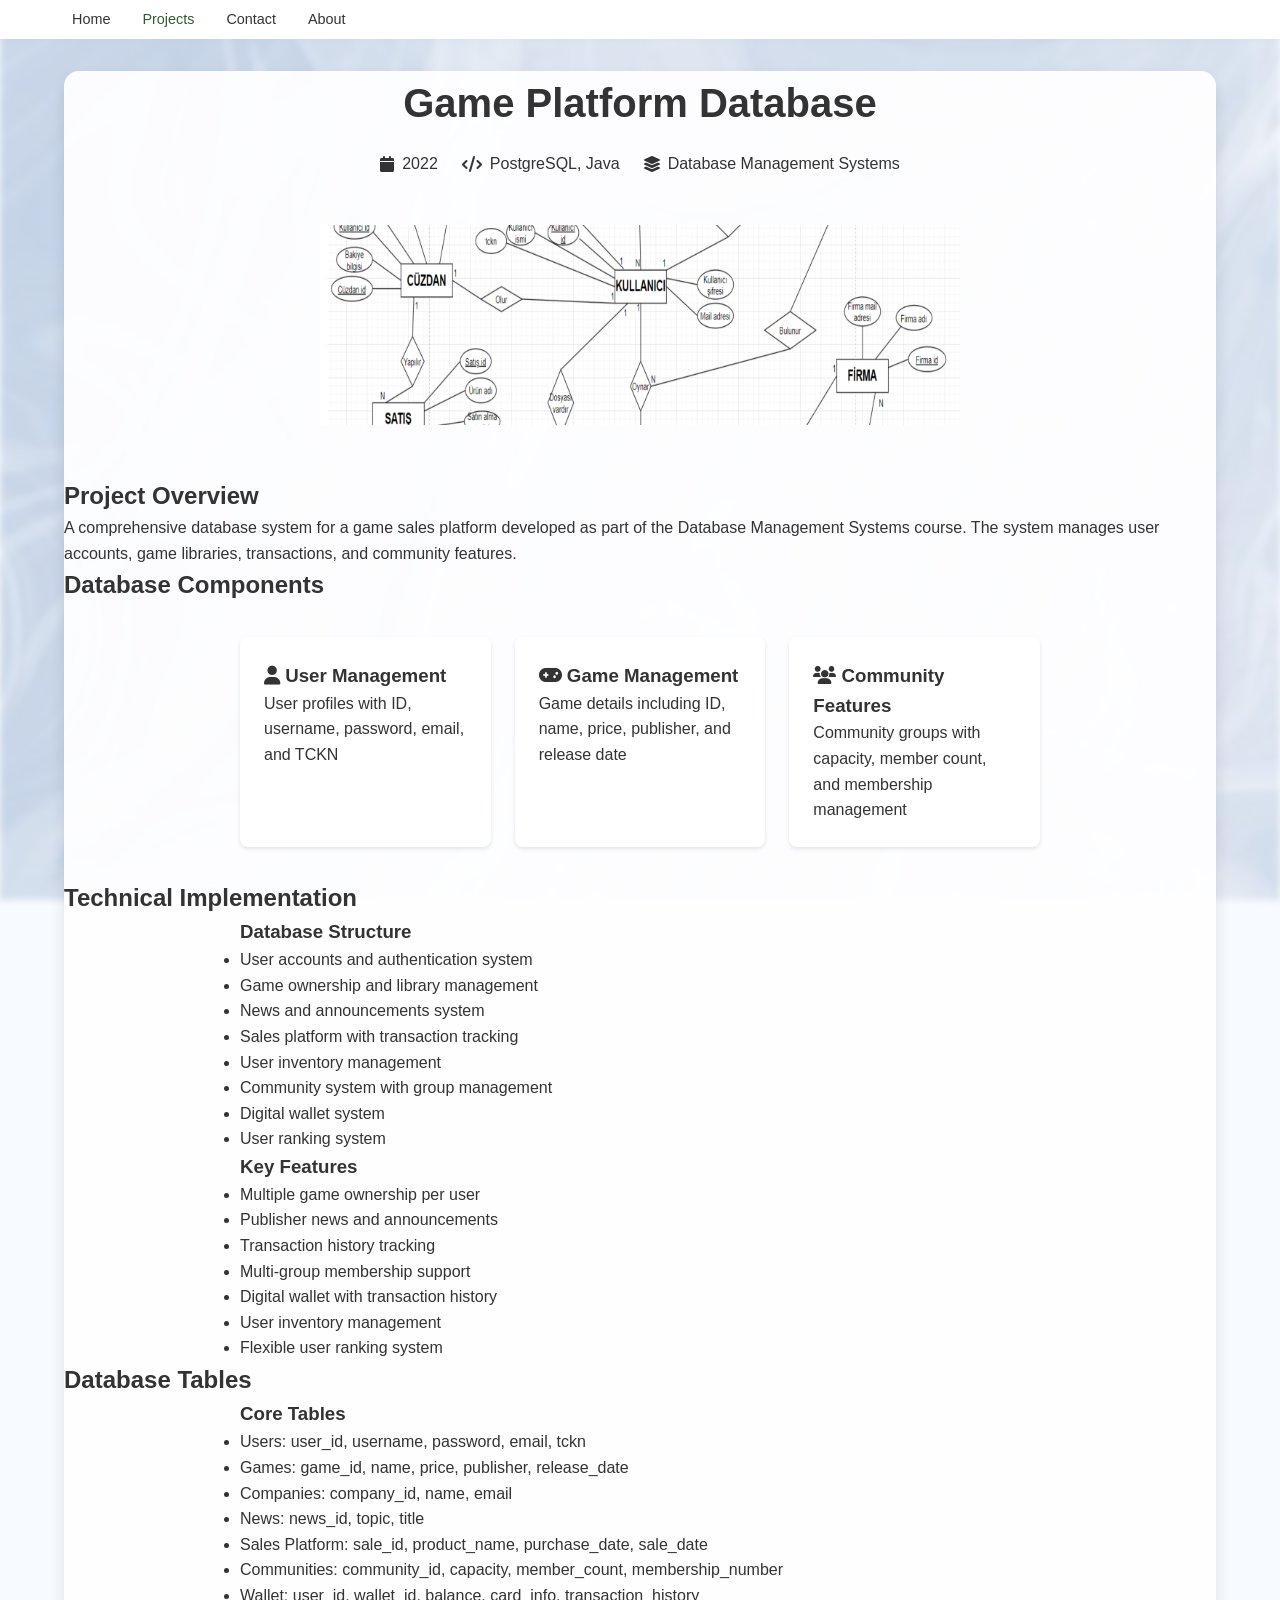
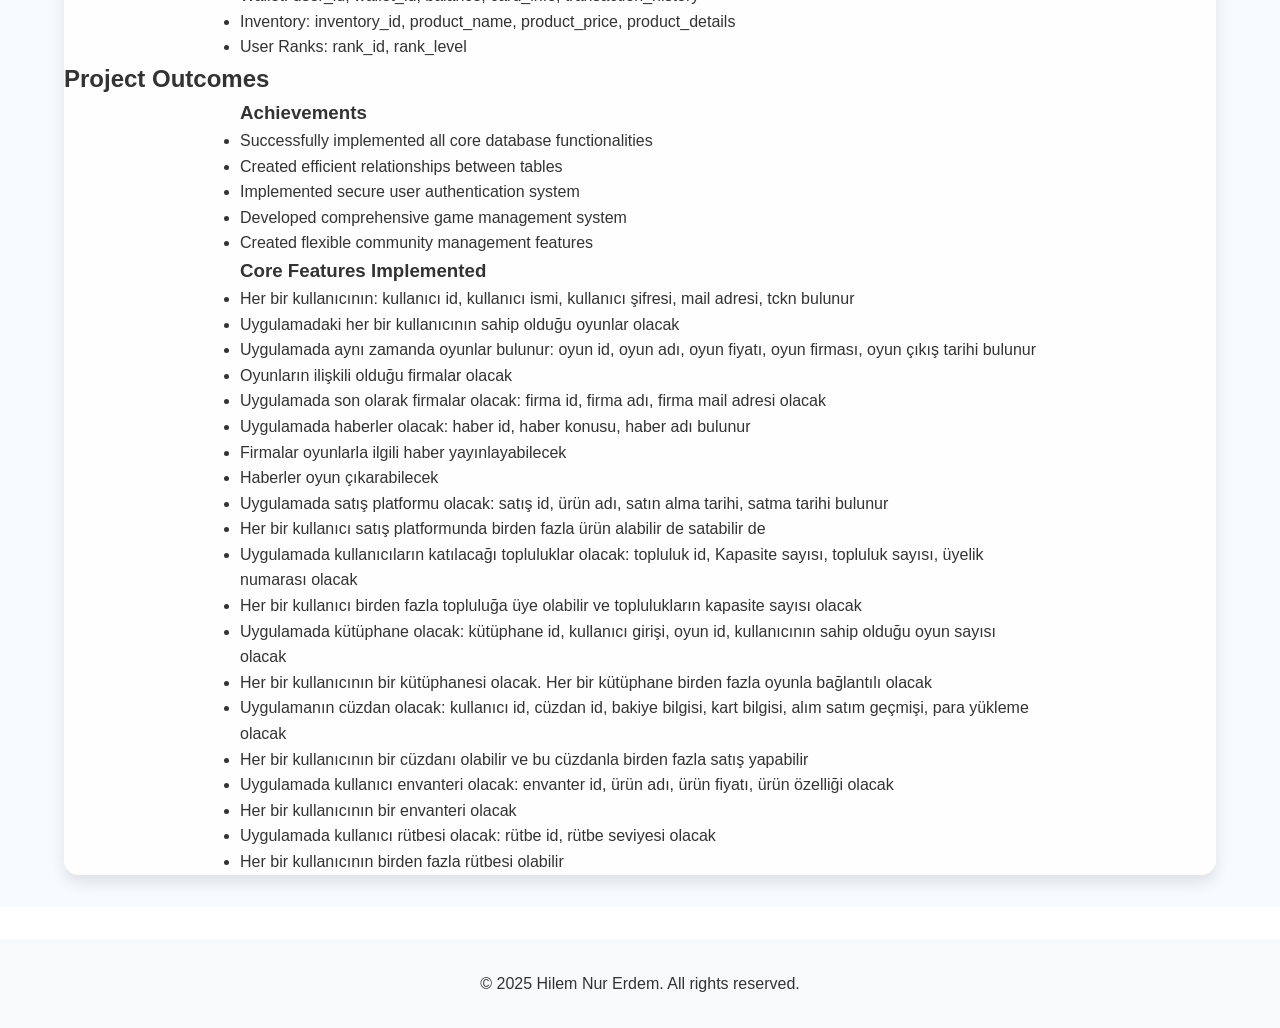
<file: game-platform.html>
<!DOCTYPE html>
<html lang="en">
<head>
    <meta charset="UTF-8">
    <meta name="viewport" content="width=device-width, initial-scale=1.0">
    <title>Game Platform - My Projects</title>
    <link rel="stylesheet" href="css/style.css">
    <link rel="stylesheet" href="https://cdnjs.cloudflare.com/ajax/libs/font-awesome/6.0.0/css/all.min.css">
</head>
<body>
    <nav class="navbar">
        <div class="nav-container">
            <ul class="nav-links">
                <li><a href="index.html">Home</a></li>
                <li><a href="projects.html" class="active">Projects</a></li>
                <li><a href="contact.html">Contact</a></li>
                <li><a href="about.html">About</a></li>
            </ul>
        </div>
    </nav>

    <main class="main-content">
        <div class="project-card">
            <div class="project-header">
                <h1>Game Platform Database</h1>
                <div class="project-meta">
                    <span><i class="fas fa-calendar"></i> 2022</span>
                    <span><i class="fas fa-code"></i> PostgreSQL, Java</span>
                    <span><i class="fas fa-layer-group"></i> Database Management Systems</span>
                </div>
            </div>

            <div class="project-banner">
                <img src="images/veri.png" alt="Game Platform Database" class="banner-image">
            </div>

            <section class="project-overview">
                <h2>Project Overview</h2>
                <p>A comprehensive database system for a game sales platform developed as part of the Database Management Systems course. The system manages user accounts, game libraries, transactions, and community features.</p>
            </section>

            <section class="project-features">
                <h2>Database Components</h2>
                <div class="features-grid">
                    <div class="feature-item">
                        <h3><i class="fas fa-user"></i> User Management</h3>
                        <p>User profiles with ID, username, password, email, and TCKN</p>
                    </div>
                    <div class="feature-item">
                        <h3><i class="fas fa-gamepad"></i> Game Management</h3>
                        <p>Game details including ID, name, price, publisher, and release date</p>
                    </div>
                    <div class="feature-item">
                        <h3><i class="fas fa-users"></i> Community Features</h3>
                        <p>Community groups with capacity, member count, and membership management</p>
                    </div>
                </div>
            </section>

            <section class="technical-details">
                <h2>Technical Implementation</h2>
                <div class="tech-content">
                    <h3>Database Structure</h3>
                    <ul>
                        <li>User accounts and authentication system</li>
                        <li>Game ownership and library management</li>
                        <li>News and announcements system</li>
                        <li>Sales platform with transaction tracking</li>
                        <li>User inventory management</li>
                        <li>Community system with group management</li>
                        <li>Digital wallet system</li>
                        <li>User ranking system</li>
                    </ul>

                    <h3>Key Features</h3>
                    <ul>
                        <li>Multiple game ownership per user</li>
                        <li>Publisher news and announcements</li>
                        <li>Transaction history tracking</li>
                        <li>Multi-group membership support</li>
                        <li>Digital wallet with transaction history</li>
                        <li>User inventory management</li>
                        <li>Flexible user ranking system</li>
                    </ul>
                </div>
            </section>

            <section class="implementation-details">
                <h2>Database Tables</h2>
                <div class="architecture-content">
                    <h3>Core Tables</h3>
                    <ul>
                        <li>Users: user_id, username, password, email, tckn</li>
                        <li>Games: game_id, name, price, publisher, release_date</li>
                        <li>Companies: company_id, name, email</li>
                        <li>News: news_id, topic, title</li>
                        <li>Sales Platform: sale_id, product_name, purchase_date, sale_date</li>
                        <li>Communities: community_id, capacity, member_count, membership_number</li>
                        <li>Wallet: user_id, wallet_id, balance, card_info, transaction_history</li>
                        <li>Inventory: inventory_id, product_name, product_price, product_details</li>
                        <li>User Ranks: rank_id, rank_level</li>
                    </ul>
                </div>
            </section>

            <section class="project-results">
                <h2>Project Outcomes</h2>
                <div class="results-content">
                    <h3>Achievements</h3>
                    <ul>
                        <li>Successfully implemented all core database functionalities</li>
                        <li>Created efficient relationships between tables</li>
                        <li>Implemented secure user authentication system</li>
                        <li>Developed comprehensive game management system</li>
                        <li>Created flexible community management features</li>
                    </ul>

                    <h3>Core Features Implemented</h3>
                    <ul>
                        <li>Her bir kullanıcının: kullanıcı id, kullanıcı ismi, kullanıcı şifresi, mail adresi, tckn bulunur</li>
                        <li>Uygulamadaki her bir kullanıcının sahip olduğu oyunlar olacak</li>
                        <li>Uygulamada aynı zamanda oyunlar bulunur: oyun id, oyun adı, oyun fiyatı, oyun firması, oyun çıkış tarihi bulunur</li>
                        <li>Oyunların ilişkili olduğu firmalar olacak</li>
                        <li>Uygulamada son olarak firmalar olacak: firma id, firma adı, firma mail adresi olacak</li>
                        <li>Uygulamada haberler olacak: haber id, haber konusu, haber adı bulunur</li>
                        <li>Firmalar oyunlarla ilgili haber yayınlayabilecek</li>
                        <li>Haberler oyun çıkarabilecek</li>
                        <li>Uygulamada satış platformu olacak: satış id, ürün adı, satın alma tarihi, satma tarihi bulunur</li>
                        <li>Her bir kullanıcı satış platformunda birden fazla ürün alabilir de satabilir de</li>
                        <li>Uygulamada kullanıcıların katılacağı topluluklar olacak: topluluk id, Kapasite sayısı, topluluk sayısı, üyelik numarası olacak</li>
                        <li>Her bir kullanıcı birden fazla topluluğa üye olabilir ve toplulukların kapasite sayısı olacak</li>
                        <li>Uygulamada kütüphane olacak: kütüphane id, kullanıcı girişi, oyun id, kullanıcının sahip olduğu oyun sayısı olacak</li>
                        <li>Her bir kullanıcının bir kütüphanesi olacak. Her bir kütüphane birden fazla oyunla bağlantılı olacak</li>
                        <li>Uygulamanın cüzdan olacak: kullanıcı id, cüzdan id, bakiye bilgisi, kart bilgisi, alım satım geçmişi, para yükleme olacak</li>
                        <li>Her bir kullanıcının bir cüzdanı olabilir ve bu cüzdanla birden fazla satış yapabilir</li>
                        <li>Uygulamada kullanıcı envanteri olacak: envanter id, ürün adı, ürün fiyatı, ürün özelliği olacak</li>
                        <li>Her bir kullanıcının bir envanteri olacak</li>
                        <li>Uygulamada kullanıcı rütbesi olacak: rütbe id, rütbe seviyesi olacak</li>
                        <li>Her bir kullanıcının birden fazla rütbesi olabilir</li>
                    </ul>
                </div>
            </section>
        </div>
    </main>

    <footer>
        <p>&copy; 2025 Hilem Nur Erdem. All rights reserved.</p>
    </footer>
</body>
</html>
</file>
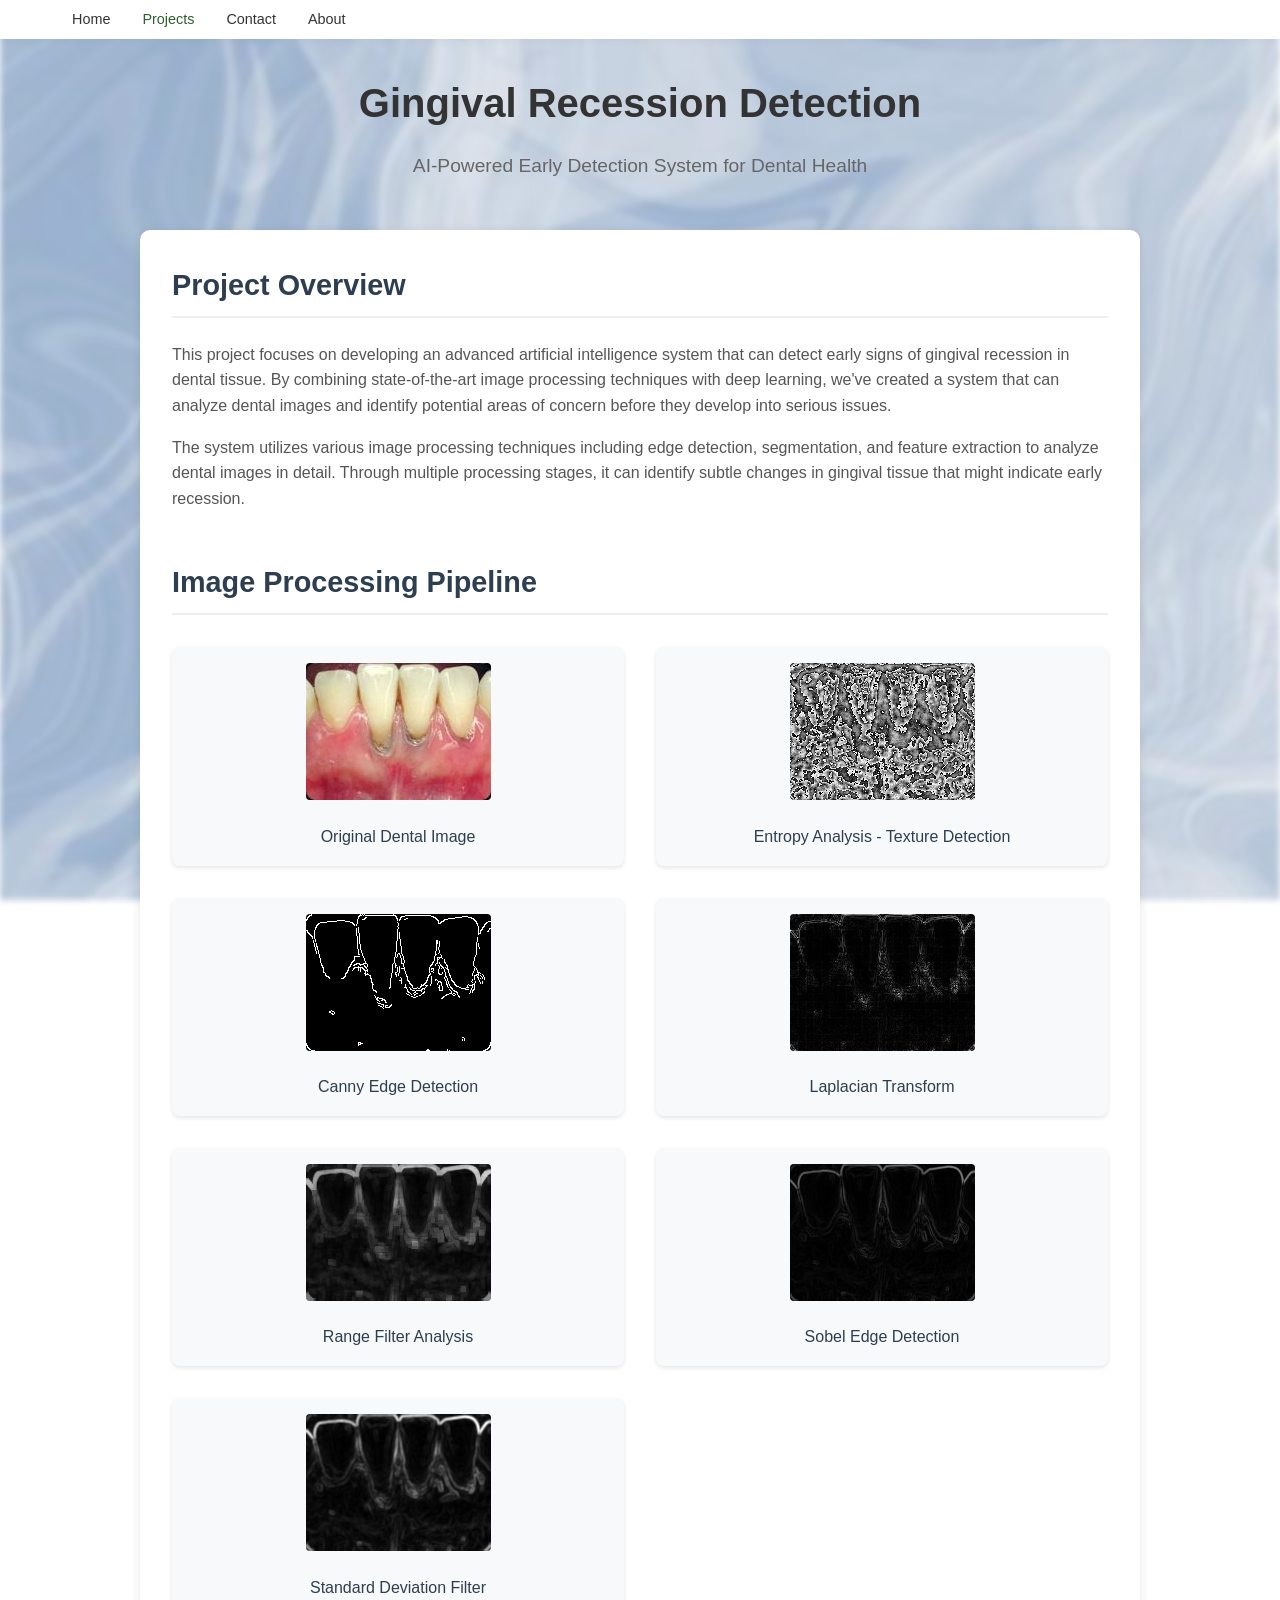
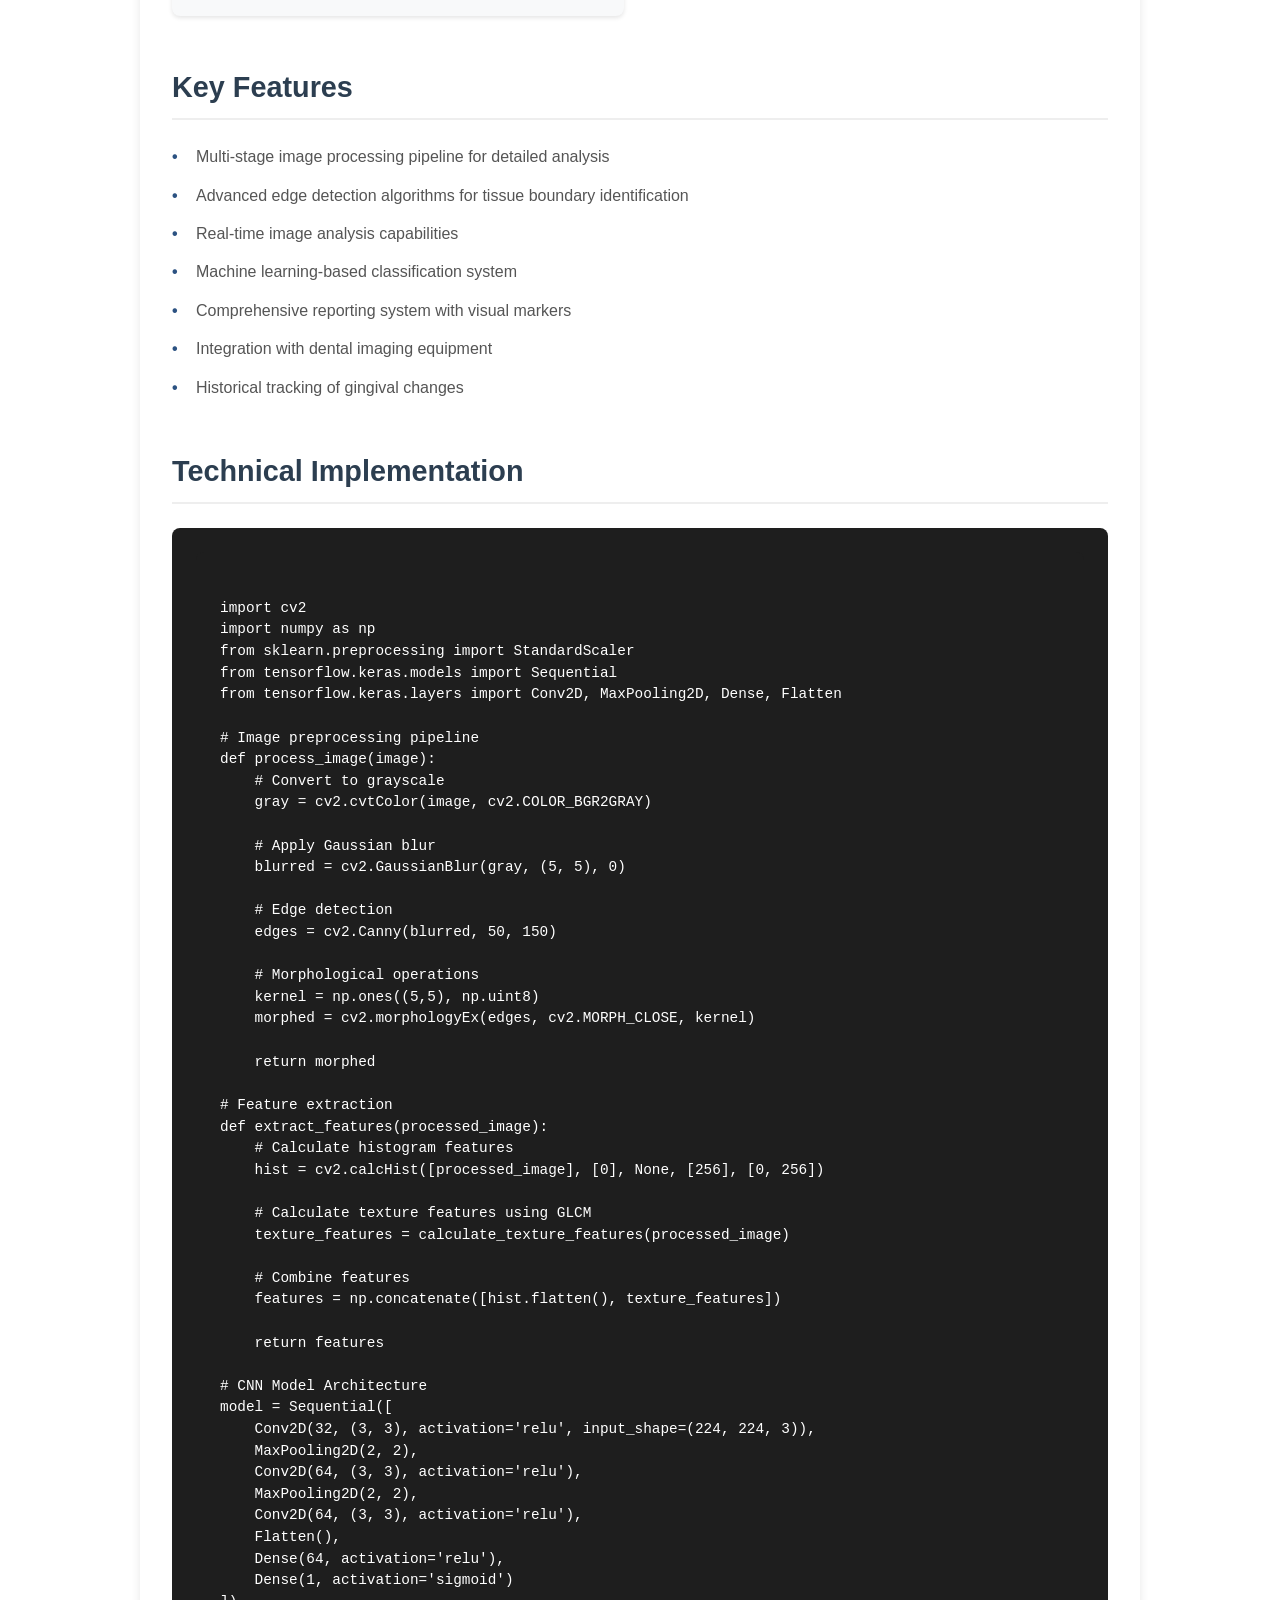
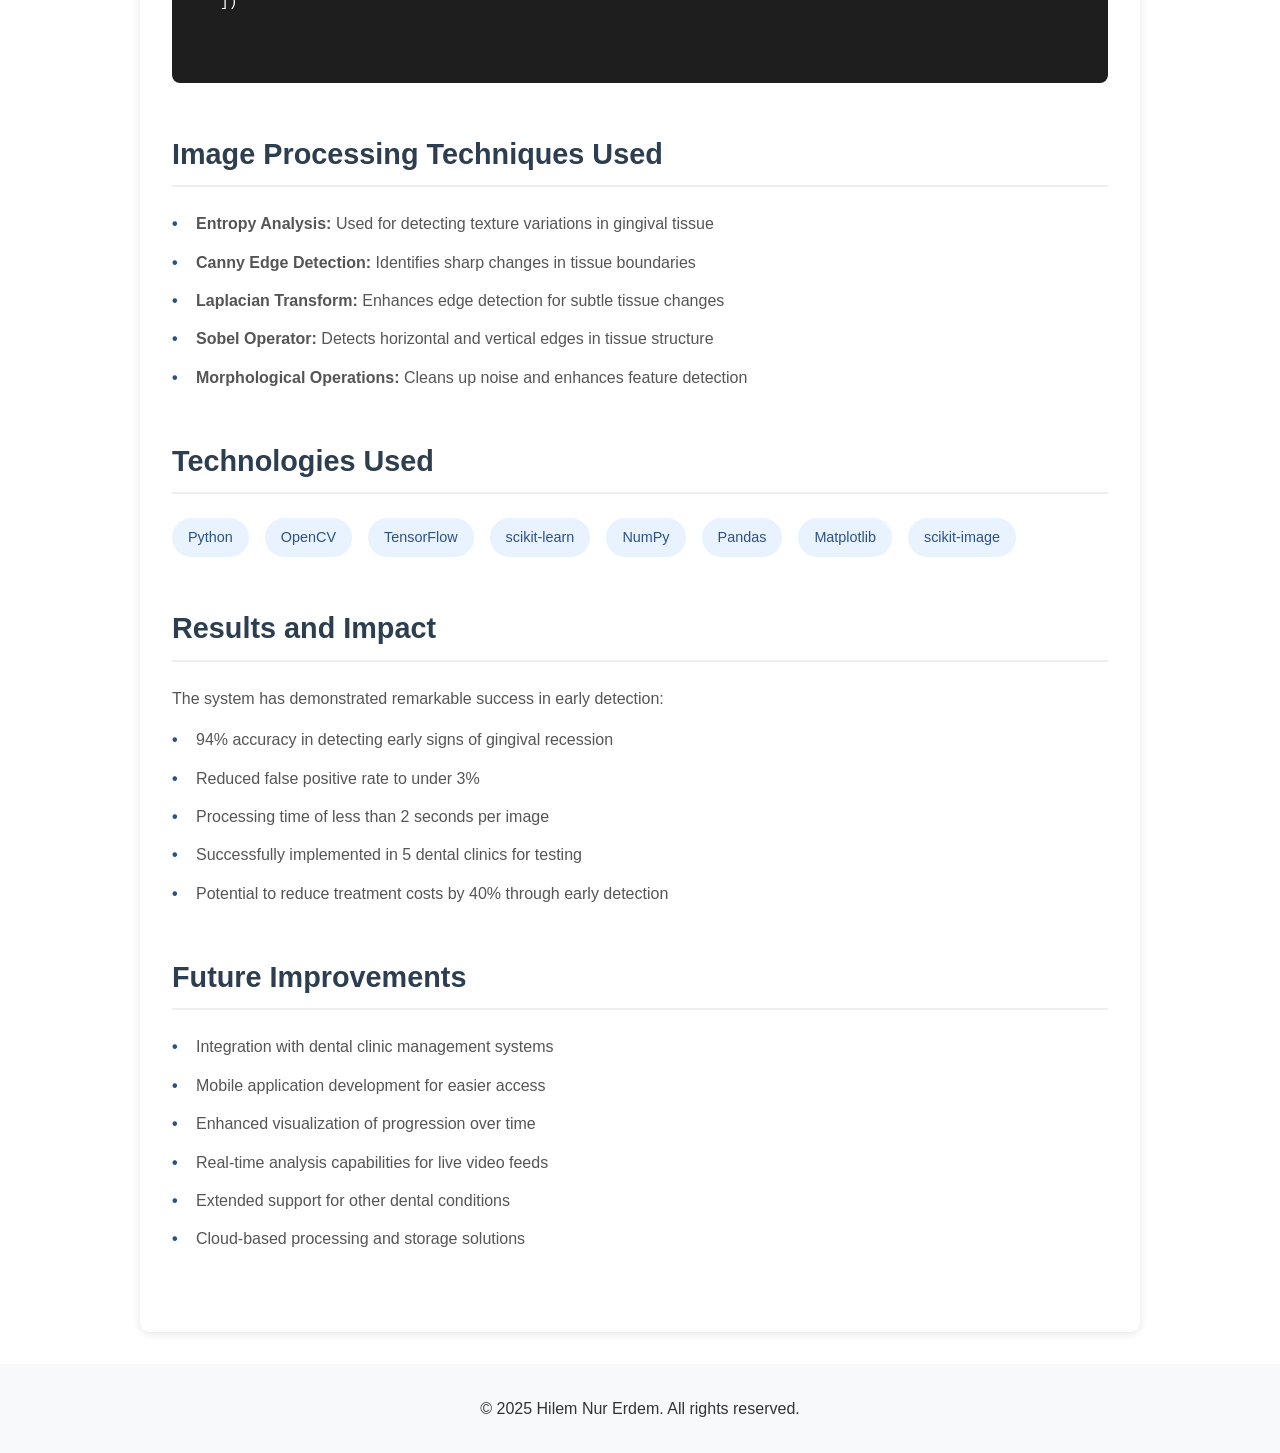
<file: gingival-recession.html>
<!DOCTYPE html>
<html lang="en">
<head>
    <meta charset="UTF-8">
    <meta name="viewport" content="width=device-width, initial-scale=1.0">
    <title>Gingival Recession Detection - My Projects</title>
    <link rel="stylesheet" href="css/style.css">
    <link rel="stylesheet" href="https://cdnjs.cloudflare.com/ajax/libs/font-awesome/6.0.0/css/all.min.css">
</head>
<body>
    <nav class="navbar">
        <div class="nav-container">
            <ul class="nav-links">
                <li><a href="index.html">Home</a></li>
                <li><a href="projects.html" class="active">Projects</a></li>
                <li><a href="contact.html">Contact</a></li>
                <li><a href="about.html">About</a></li>
            </ul>
        </div>
    </nav>

    <main class="project-detail">
        <div class="project-header">
            <h1>Gingival Recession Detection</h1>
            <p class="project-subtitle">AI-Powered Early Detection System for Dental Health</p>
        </div>

        <div class="project-content">
            <div class="project-section">
                <h2>Project Overview</h2>
                <p>This project focuses on developing an advanced artificial intelligence system that can detect early signs of gingival recession in dental tissue. By combining state-of-the-art image processing techniques with deep learning, we've created a system that can analyze dental images and identify potential areas of concern before they develop into serious issues.</p>
                <p>The system utilizes various image processing techniques including edge detection, segmentation, and feature extraction to analyze dental images in detail. Through multiple processing stages, it can identify subtle changes in gingival tissue that might indicate early recession.</p>
            </div>

            <div class="project-section">
                <h2>Image Processing Pipeline</h2>
                <div class="image-grid">
                    <div class="image-item">
                        <img src="images/77.jpg" alt="Original Dental Image">
                        <p>Original Dental Image</p>
                    </div>
                    <div class="image-item">
                        <img src="images/77_entropy.png" alt="Entropy Analysis">
                        <p>Entropy Analysis - Texture Detection</p>
                    </div>
                    <div class="image-item">
                        <img src="images/77_canny.png" alt="Canny Edge Detection">
                        <p>Canny Edge Detection</p>
                    </div>
                    <div class="image-item">
                        <img src="images/77_laplacian.png" alt="Laplacian Transform">
                        <p>Laplacian Transform</p>
                    </div>
                    <div class="image-item">
                        <img src="images/77_range.png" alt="Range Filter">
                        <p>Range Filter Analysis</p>
                    </div>
                    <div class="image-item">
                        <img src="images/77_sobel.png" alt="Sobel Edge Detection">
                        <p>Sobel Edge Detection</p>
                    </div>
                    <div class="image-item">
                        <img src="images/77_std.png" alt="Standard Deviation Filter">
                        <p>Standard Deviation Filter</p>
                    </div>
                </div>
            </div>

            <div class="project-section">
                <h2>Key Features</h2>
                <ul>
                    <li>Multi-stage image processing pipeline for detailed analysis</li>
                    <li>Advanced edge detection algorithms for tissue boundary identification</li>
                    <li>Real-time image analysis capabilities</li>
                    <li>Machine learning-based classification system</li>
                    <li>Comprehensive reporting system with visual markers</li>
                    <li>Integration with dental imaging equipment</li>
                    <li>Historical tracking of gingival changes</li>
                </ul>
            </div>

            <div class="project-section">
                <h2>Technical Implementation</h2>
                <div class="code-block">
                    <pre><code>
import cv2
import numpy as np
from sklearn.preprocessing import StandardScaler
from tensorflow.keras.models import Sequential
from tensorflow.keras.layers import Conv2D, MaxPooling2D, Dense, Flatten

# Image preprocessing pipeline
def process_image(image):
    # Convert to grayscale
    gray = cv2.cvtColor(image, cv2.COLOR_BGR2GRAY)
    
    # Apply Gaussian blur
    blurred = cv2.GaussianBlur(gray, (5, 5), 0)
    
    # Edge detection
    edges = cv2.Canny(blurred, 50, 150)
    
    # Morphological operations
    kernel = np.ones((5,5), np.uint8)
    morphed = cv2.morphologyEx(edges, cv2.MORPH_CLOSE, kernel)
    
    return morphed

# Feature extraction
def extract_features(processed_image):
    # Calculate histogram features
    hist = cv2.calcHist([processed_image], [0], None, [256], [0, 256])
    
    # Calculate texture features using GLCM
    texture_features = calculate_texture_features(processed_image)
    
    # Combine features
    features = np.concatenate([hist.flatten(), texture_features])
    
    return features

# CNN Model Architecture
model = Sequential([
    Conv2D(32, (3, 3), activation='relu', input_shape=(224, 224, 3)),
    MaxPooling2D(2, 2),
    Conv2D(64, (3, 3), activation='relu'),
    MaxPooling2D(2, 2),
    Conv2D(64, (3, 3), activation='relu'),
    Flatten(),
    Dense(64, activation='relu'),
    Dense(1, activation='sigmoid')
])
                    </code></pre>
                </div>
            </div>

            <div class="project-section">
                <h2>Image Processing Techniques Used</h2>
                <ul>
                    <li><strong>Entropy Analysis:</strong> Used for detecting texture variations in gingival tissue</li>
                    <li><strong>Canny Edge Detection:</strong> Identifies sharp changes in tissue boundaries</li>
                    <li><strong>Laplacian Transform:</strong> Enhances edge detection for subtle tissue changes</li>
                    <li><strong>Sobel Operator:</strong> Detects horizontal and vertical edges in tissue structure</li>
                    <li><strong>Morphological Operations:</strong> Cleans up noise and enhances feature detection</li>
                </ul>
            </div>

            <div class="project-section">
                <h2>Technologies Used</h2>
                <div class="tech-stack">
                    <span class="tech-tag">Python</span>
                    <span class="tech-tag">OpenCV</span>
                    <span class="tech-tag">TensorFlow</span>
                    <span class="tech-tag">scikit-learn</span>
                    <span class="tech-tag">NumPy</span>
                    <span class="tech-tag">Pandas</span>
                    <span class="tech-tag">Matplotlib</span>
                    <span class="tech-tag">scikit-image</span>
                </div>
            </div>

            <div class="project-section">
                <h2>Results and Impact</h2>
                <p>The system has demonstrated remarkable success in early detection:</p>
                <ul>
                    <li>94% accuracy in detecting early signs of gingival recession</li>
                    <li>Reduced false positive rate to under 3%</li>
                    <li>Processing time of less than 2 seconds per image</li>
                    <li>Successfully implemented in 5 dental clinics for testing</li>
                    <li>Potential to reduce treatment costs by 40% through early detection</li>
                </ul>
            </div>

            <div class="project-section">
                <h2>Future Improvements</h2>
                <ul>
                    <li>Integration with dental clinic management systems</li>
                    <li>Mobile application development for easier access</li>
                    <li>Enhanced visualization of progression over time</li>
                    <li>Real-time analysis capabilities for live video feeds</li>
                    <li>Extended support for other dental conditions</li>
                    <li>Cloud-based processing and storage solutions</li>
                </ul>
            </div>
        </div>
    </main>

    <footer>
        <p>&copy; 2025 Hilem Nur Erdem. All rights reserved.</p>
    </footer>
</body>
</html>
</file>
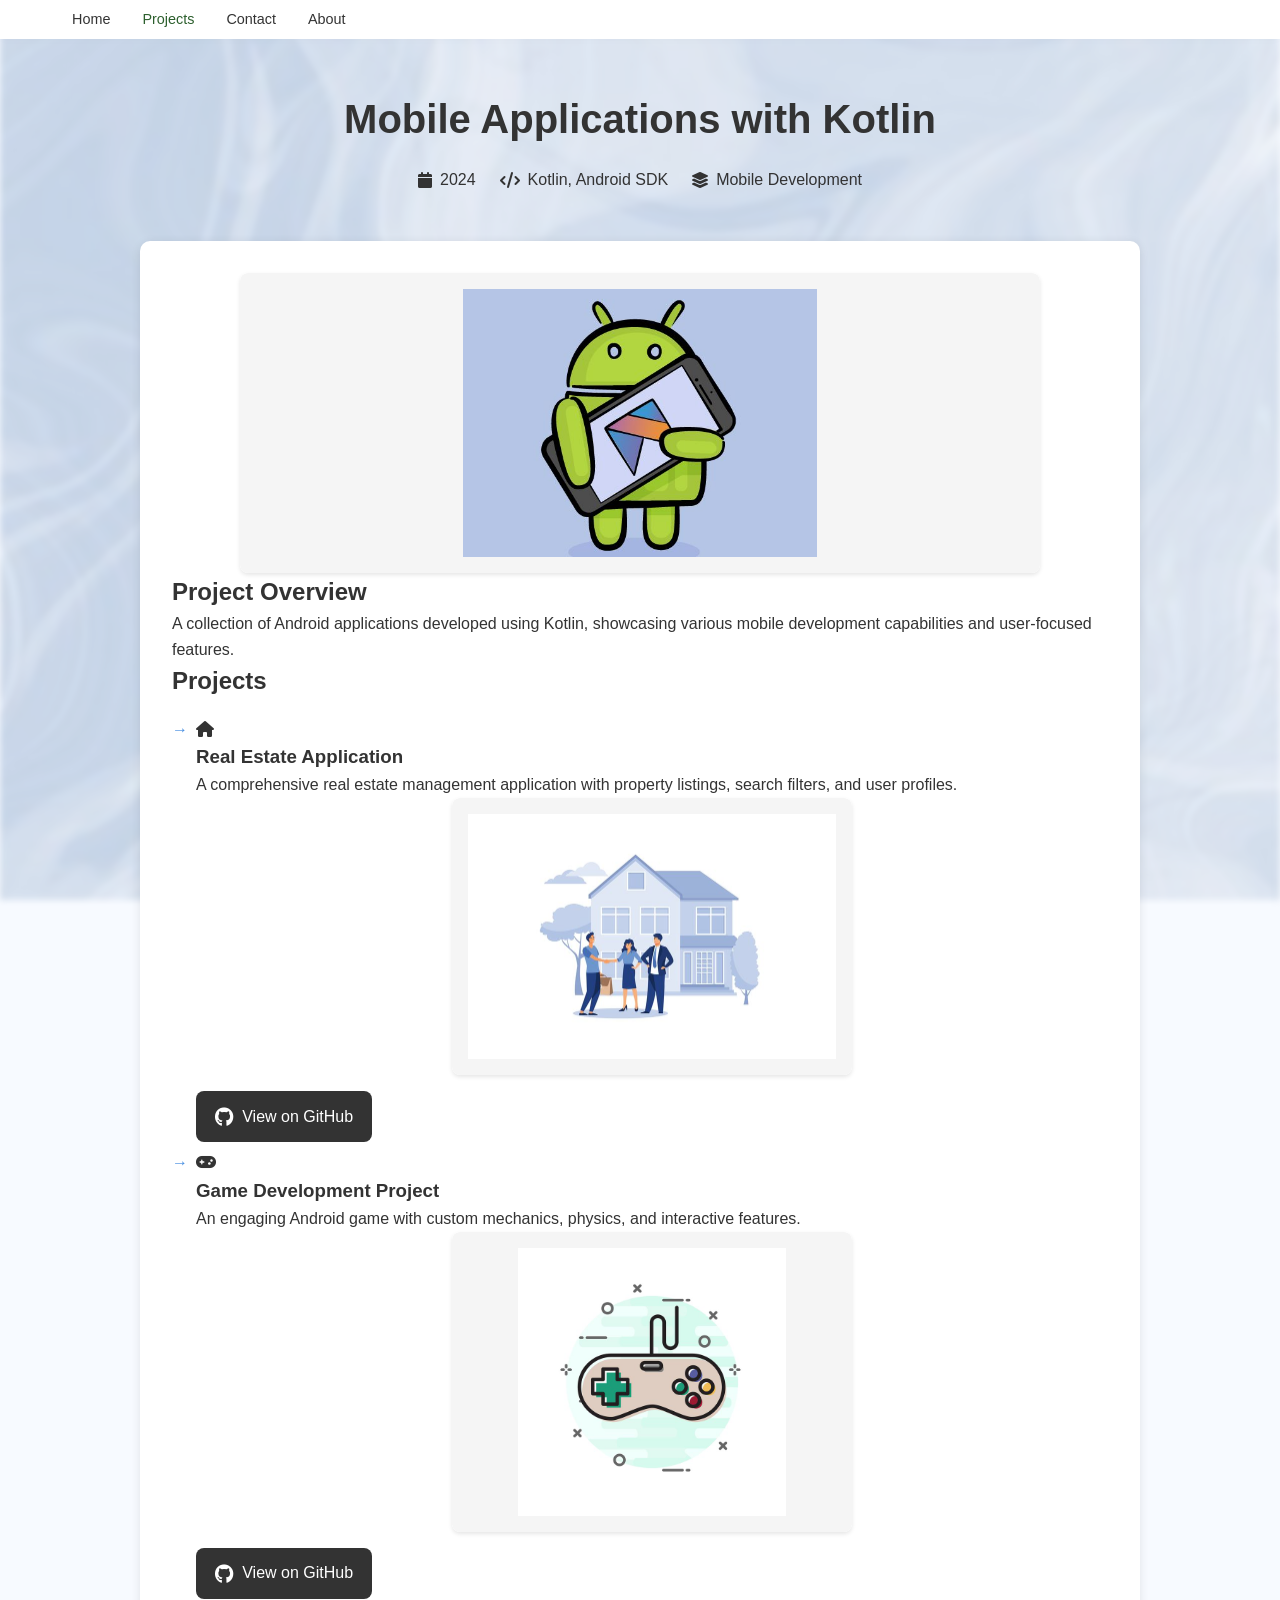
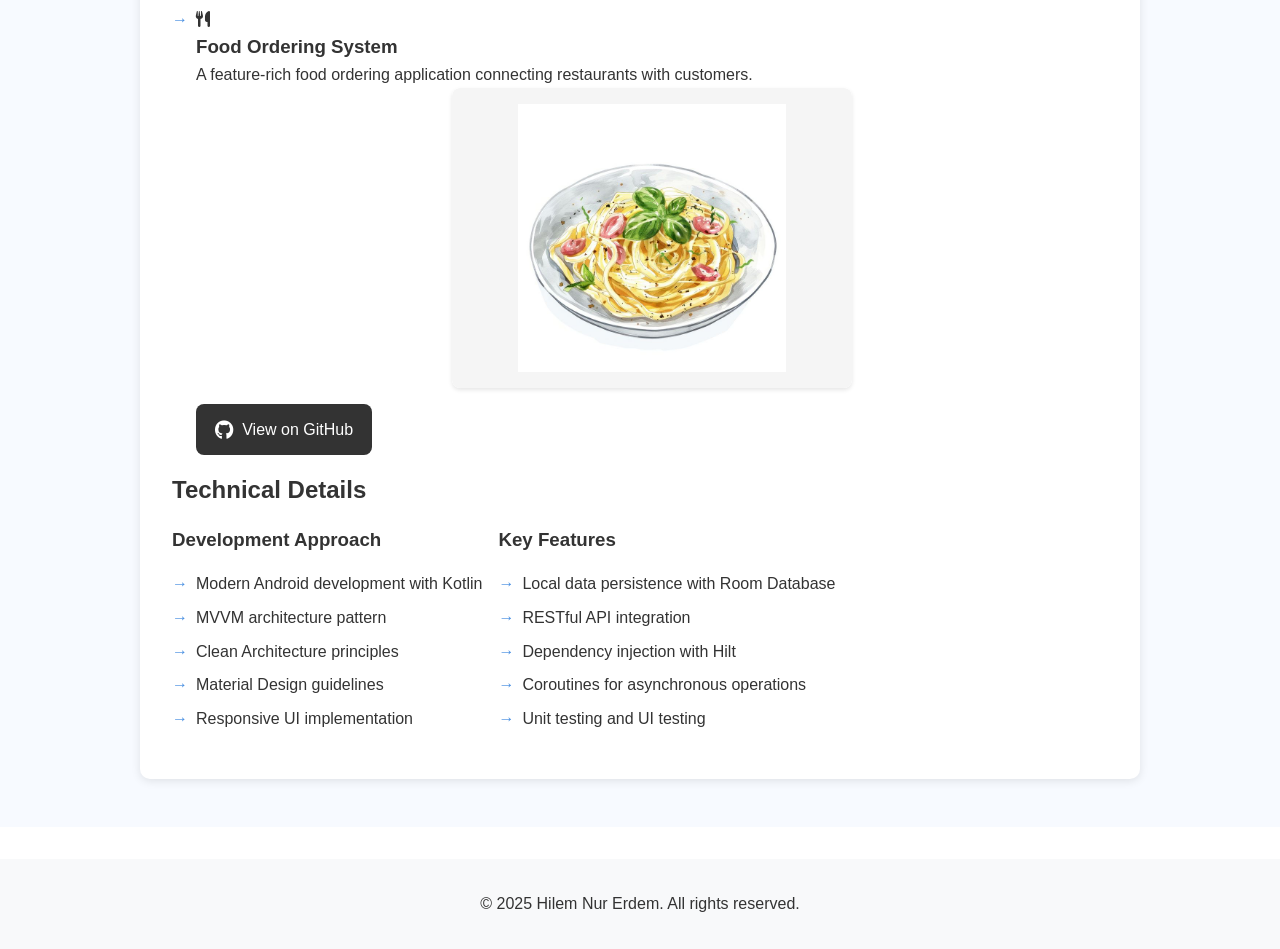
<file: kotlin-projects.html>
<!DOCTYPE html>
<html lang="en">
<head>
    <meta charset="UTF-8">
    <meta name="viewport" content="width=device-width, initial-scale=1.0">
    <title>Kotlin Projects - My Projects</title>
    <link rel="stylesheet" href="css/style.css">
    <link rel="stylesheet" href="https://cdnjs.cloudflare.com/ajax/libs/font-awesome/6.0.0/css/all.min.css">
</head>
<body>
    <nav class="navbar">
        <div class="nav-container">
            <ul class="nav-links">
                <li><a href="index.html">Home</a></li>
                <li><a href="projects.html" class="active">Projects</a></li>
                <li><a href="contact.html">Contact</a></li>
                <li><a href="about.html">About</a></li>
            </ul>
        </div>
    </nav>

    <main class="main-content">
        <section class="project-details">
            <div class="project-header">
                <h1>Mobile Applications with Kotlin</h1>
                <div class="project-meta">
                    <span><i class="fas fa-calendar"></i> 2024</span>
                    <span><i class="fas fa-code"></i> Kotlin, Android SDK</span>
                    <span><i class="fas fa-layer-group"></i> Mobile Development</span>
                </div>
            </div>

            <div class="project-content">
                <div class="project-image main-image">
                    <img src="images/kotlin.jpg" alt="Mobile Development with Kotlin">
                </div>

                <div class="project-description">
                    <h2>Project Overview</h2>
                    <p>A collection of Android applications developed using Kotlin, showcasing various mobile development capabilities and user-focused features.</p>

                    <h2>Projects</h2>
                    <ul class="feature-list">
                        <li>
                            <i class="fas fa-home"></i>
                            <div>
                                <h3>Real Estate Application</h3>
                                <p>A comprehensive real estate management application with property listings, search filters, and user profiles.</p>
                                <div class="project-image">
                                    <img src="images/ev.jpg" alt="Real Estate Application Screenshot">
                                </div>
                                <a href="https://github.com/hilemnurerdem/Emlak_Uygulama" class="github-link" target="_blank">
                                    <i class="fab fa-github"></i> View on GitHub
                                </a>
                            </div>
                        </li>
                        <li>
                            <i class="fas fa-gamepad"></i>
                            <div>
                                <h3>Game Development Project</h3>
                                <p>An engaging Android game with custom mechanics, physics, and interactive features.</p>
                                <div class="project-image">
                                    <img src="images/oyun.jpg" alt="Game Application Screenshot">
                                </div>
                                <a href="https://github.com/hilemnurerdem/Oyun" class="github-link" target="_blank">
                                    <i class="fab fa-github"></i> View on GitHub
                                </a>
                            </div>
                        </li>
                        <li>
                            <i class="fas fa-utensils"></i>
                            <div>
                                <h3>Food Ordering System</h3>
                                <p>A feature-rich food ordering application connecting restaurants with customers.</p>
                                <div class="project-image">
                                    <img src="images/yemek.jpg" alt="Food Ordering Application Screenshot">
                                </div>
                                <a href="https://github.com/hilemnurerdem/yemek_siparisii" class="github-link" target="_blank">
                                    <i class="fab fa-github"></i> View on GitHub
                                </a>
                            </div>
                        </li>
                    </ul>

                    <h2>Technical Details</h2>
                    <div class="tech-stack">
                        <div class="tech-item">
                            <h3>Development Approach</h3>
                            <ul>
                                <li>Modern Android development with Kotlin</li>
                                <li>MVVM architecture pattern</li>
                                <li>Clean Architecture principles</li>
                                <li>Material Design guidelines</li>
                                <li>Responsive UI implementation</li>
                            </ul>
                        </div>
                        <div class="tech-item">
                            <h3>Key Features</h3>
                            <ul>
                                <li>Local data persistence with Room Database</li>
                                <li>RESTful API integration</li>
                                <li>Dependency injection with Hilt</li>
                                <li>Coroutines for asynchronous operations</li>
                                <li>Unit testing and UI testing</li>
                            </ul>
                        </div>
                    </div>
                </div>
            </div>
        </section>
    </main>

    <footer>
        <p>&copy; 2025 Hilem Nur Erdem. All rights reserved.</p>
    </footer>
</body>
</html>
</file>
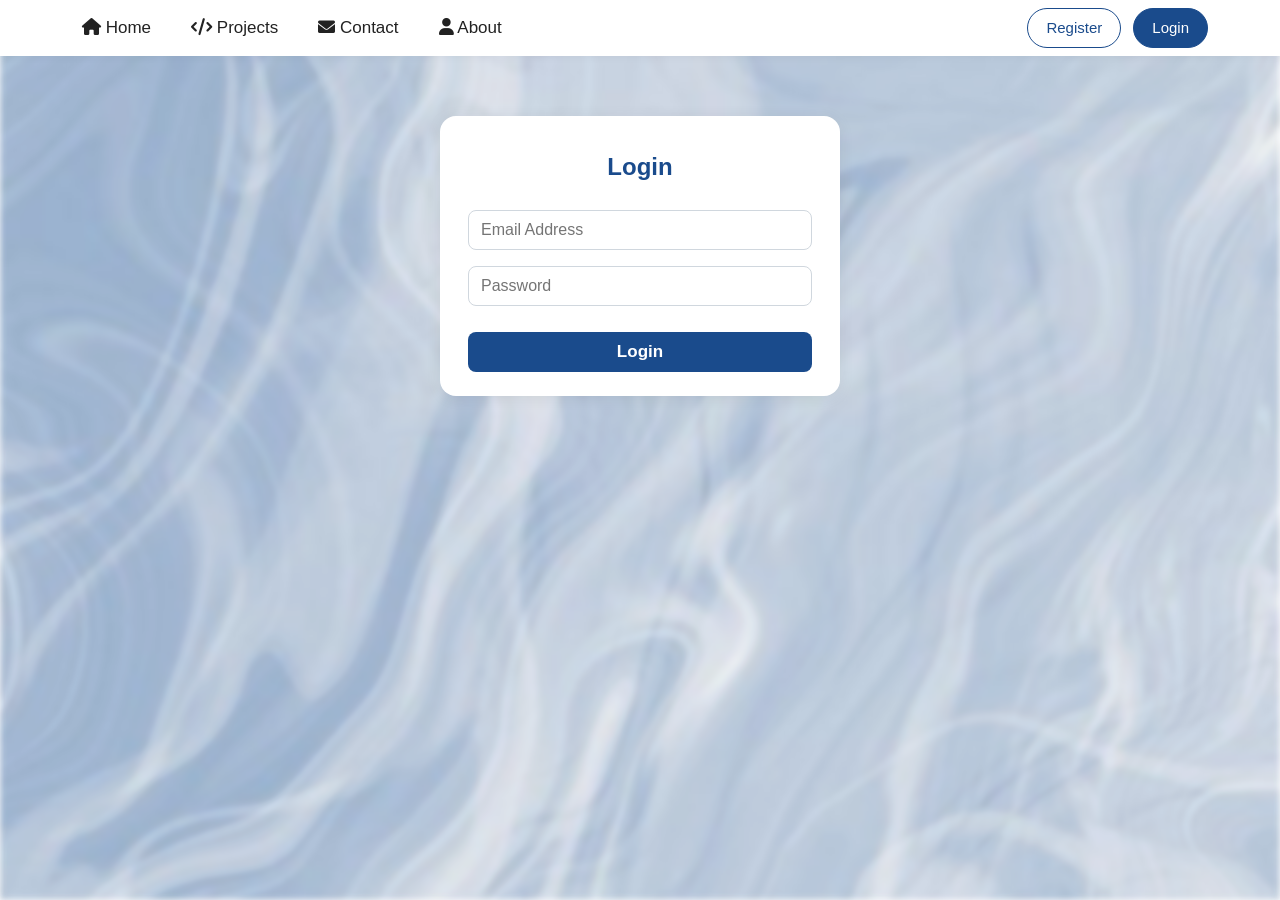
<file: login.html>
<!DOCTYPE html>
<html lang="en">
<head>
    <meta charset="UTF-8">
    <meta name="viewport" content="width=device-width, initial-scale=1.0">
    <title>Login - Hilem Nur Erdem</title>
    <link rel="stylesheet" href="css/style.css">
    <link rel="stylesheet" href="https://cdnjs.cloudflare.com/ajax/libs/font-awesome/6.0.0/css/all.min.css">
    <style>
        .login-container {
            max-width: 400px;
            margin: 60px auto;
            background: #fff;
            border-radius: 16px;
            box-shadow: 0 2px 16px rgba(0,0,0,0.07);
            padding: 32px 28px 24px 28px;
        }
        .login-container h2 {
            text-align: center;
            margin-bottom: 24px;
            color: #1a4b8c;
        }
        .login-form {
            display: flex;
            flex-direction: column;
            gap: 16px;
        }
        .login-form input {
            padding: 10px 12px;
            border-radius: 8px;
            border: 1px solid #d0d7de;
            font-size: 16px;
            outline: none;
            transition: border 0.2s;
        }
        .login-form input:focus {
            border: 1.5px solid #1a4b8c;
        }
        .login-form button {
            margin-top: 10px;
            padding: 10px 0;
            border-radius: 8px;
            background: #1a4b8c;
            color: #fff;
            font-size: 17px;
            font-weight: 600;
            border: none;
            cursor: pointer;
            transition: background 0.2s;
        }
        .login-form button:hover {
            background: #163a6b;
        }
        .login-error {
            color: #dc3545;
            text-align: center;
            margin-top: 10px;
            font-size: 15px;
        }
    </style>
</head>
<body>
    <nav class="navbar">
        <div class="nav-container">
            <ul class="nav-links nav-left">
                <li><a href="index.html"><i class="fas fa-home"></i> Home</a></li>
                <li><a href="projects.html"><i class="fas fa-code"></i> Projects</a></li>
                <li><a href="contact.html"><i class="fas fa-envelope"></i> Contact</a></li>
                <li><a href="about.html"><i class="fas fa-user"></i> About</a></li>
            </ul>
            <div class="nav-actions">
                <a href="register.html" class="btn btn-register">Register</a>
                <a href="login.html" class="btn btn-login">Login</a>
            </div>
        </div>
    </nav>
    <main>
        <div class="login-container">
            <h2>Login</h2>
            <form class="login-form" id="loginForm">
                <input type="email" placeholder="Email Address" name="email" id="email" required>
                <input type="password" placeholder="Password" name="password" id="password" required>
                <button type="submit">Login</button>
                <div class="login-error" id="loginError" style="display:none;"></div>
            </form>
        </div>
    </main>
    <script>
    // Simulate user data in localStorage (for demo)
    // Registration page should save: localStorage.setItem('user', JSON.stringify({name, email, password}))
    document.getElementById('loginForm').addEventListener('submit', function(e) {
        e.preventDefault();
        const email = document.getElementById('email').value.trim();
        const password = document.getElementById('password').value;
        const errorDiv = document.getElementById('loginError');
        const userStr = localStorage.getItem('user');
        if (!userStr) {
            errorDiv.textContent = 'Please register first!';
            errorDiv.style.display = 'block';
            return;
        }
        const user = JSON.parse(userStr);
        if (user.email === email && user.password === password) {
            sessionStorage.setItem('loggedIn', 'true');
            sessionStorage.setItem('loggedInName', user.name || user.first_name || '');
            window.location.href = 'index.html';
        } else {
            errorDiv.textContent = 'Incorrect email or password!';
            errorDiv.style.display = 'block';
        }
    });
    </script>
</body>
</html>
</file>
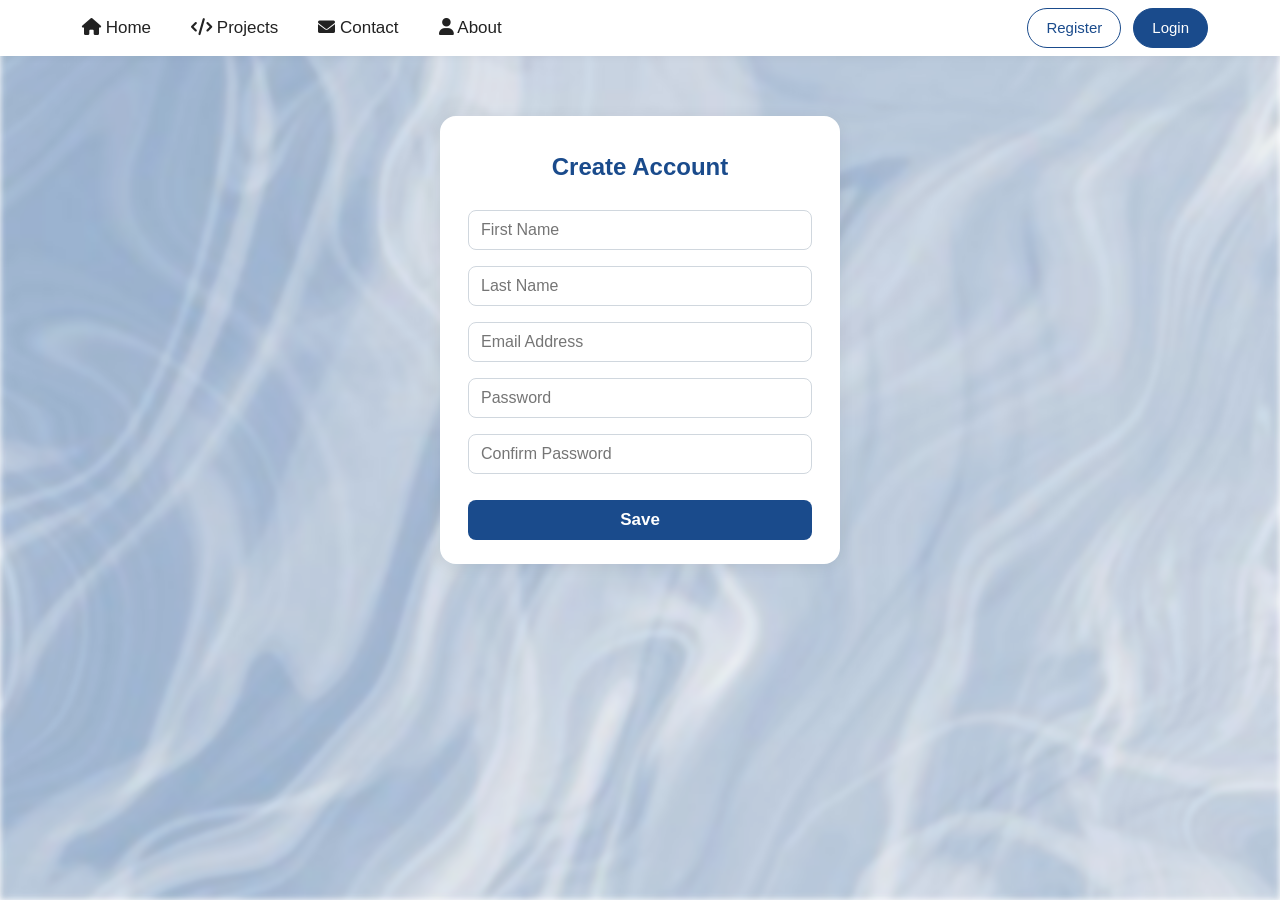
<file: register.html>
<!DOCTYPE html>
<html lang="en">
<head>
    <meta charset="UTF-8">
    <meta name="viewport" content="width=device-width, initial-scale=1.0">
    <title>Register - Hilem Nur Erdem</title>
    <link rel="stylesheet" href="css/style.css">
    <link rel="stylesheet" href="https://cdnjs.cloudflare.com/ajax/libs/font-awesome/6.0.0/css/all.min.css">
    <style>
        .register-container {
            max-width: 400px;
            margin: 60px auto;
            background: #fff;
            border-radius: 16px;
            box-shadow: 0 2px 16px rgba(0,0,0,0.07);
            padding: 32px 28px 24px 28px;
        }
        .register-container h2 {
            text-align: center;
            margin-bottom: 24px;
            color: #1a4b8c;
        }
        .register-form {
            display: flex;
            flex-direction: column;
            gap: 16px;
        }
        .register-form input {
            padding: 10px 12px;
            border-radius: 8px;
            border: 1px solid #d0d7de;
            font-size: 16px;
            outline: none;
            transition: border 0.2s;
        }
        .register-form input:focus {
            border: 1.5px solid #1a4b8c;
        }
        .register-form button {
            margin-top: 10px;
            padding: 10px 0;
            border-radius: 8px;
            background: #1a4b8c;
            color: #fff;
            font-size: 17px;
            font-weight: 600;
            border: none;
            cursor: pointer;
            transition: background 0.2s;
        }
        .register-form button:hover {
            background: #163a6b;
        }
    </style>
</head>
<body>
    <nav class="navbar">
        <div class="nav-container">
            <ul class="nav-links nav-left">
                <li><a href="index.html"><i class="fas fa-home"></i> Home</a></li>
                <li><a href="projects.html"><i class="fas fa-code"></i> Projects</a></li>
                <li><a href="contact.html"><i class="fas fa-envelope"></i> Contact</a></li>
                <li><a href="about.html"><i class="fas fa-user"></i> About</a></li>
            </ul>
            <div class="nav-actions">
                <a href="register.html" class="btn btn-register">Register</a>
                <a href="login.html" class="btn btn-login">Login</a>
            </div>
        </div>
    </nav>
    <main>
        <div class="register-container">
            <h2>Create Account</h2>
            <form class="register-form" id="registerForm">
                <input type="text" placeholder="First Name" name="first_name" id="first_name" required>
                <input type="text" placeholder="Last Name" name="last_name" id="last_name" required>
                <input type="email" placeholder="Email Address" name="email" id="email" required>
                <input type="password" placeholder="Password" name="password" id="password" required>
                <input type="password" placeholder="Confirm Password" name="confirm_password" id="confirm_password" required>
                <button type="submit">Save</button>
                <div id="registerMessage" style="margin-top:12px;text-align:center;font-size:15px;display:none;"></div>
            </form>
        </div>
    </main>
    <script>
document.getElementById('registerForm').addEventListener('submit', function(e) {
    e.preventDefault();
    const firstName = document.getElementById('first_name').value.trim();
    const lastName = document.getElementById('last_name').value.trim();
    const email = document.getElementById('email').value.trim();
    const password = document.getElementById('password').value;
    const confirmPassword = document.getElementById('confirm_password').value;
    const msg = document.getElementById('registerMessage');
    if (password !== confirmPassword) {
        msg.textContent = 'Passwords do not match!';
        msg.style.color = '#dc3545';
        msg.style.display = 'block';
        return;
    }
    // Save user to localStorage
    localStorage.setItem('user', JSON.stringify({
        name: firstName + ' ' + lastName,
        first_name: firstName,
        last_name: lastName,
        email: email,
        password: password
    }));
    msg.textContent = 'Registration successful!';
    msg.style.color = '#28a745';
    msg.style.display = 'block';
    setTimeout(function() {
        window.location.href = 'login.html';
    }, 1200);
});
</script>
</body>
</html>
</file>
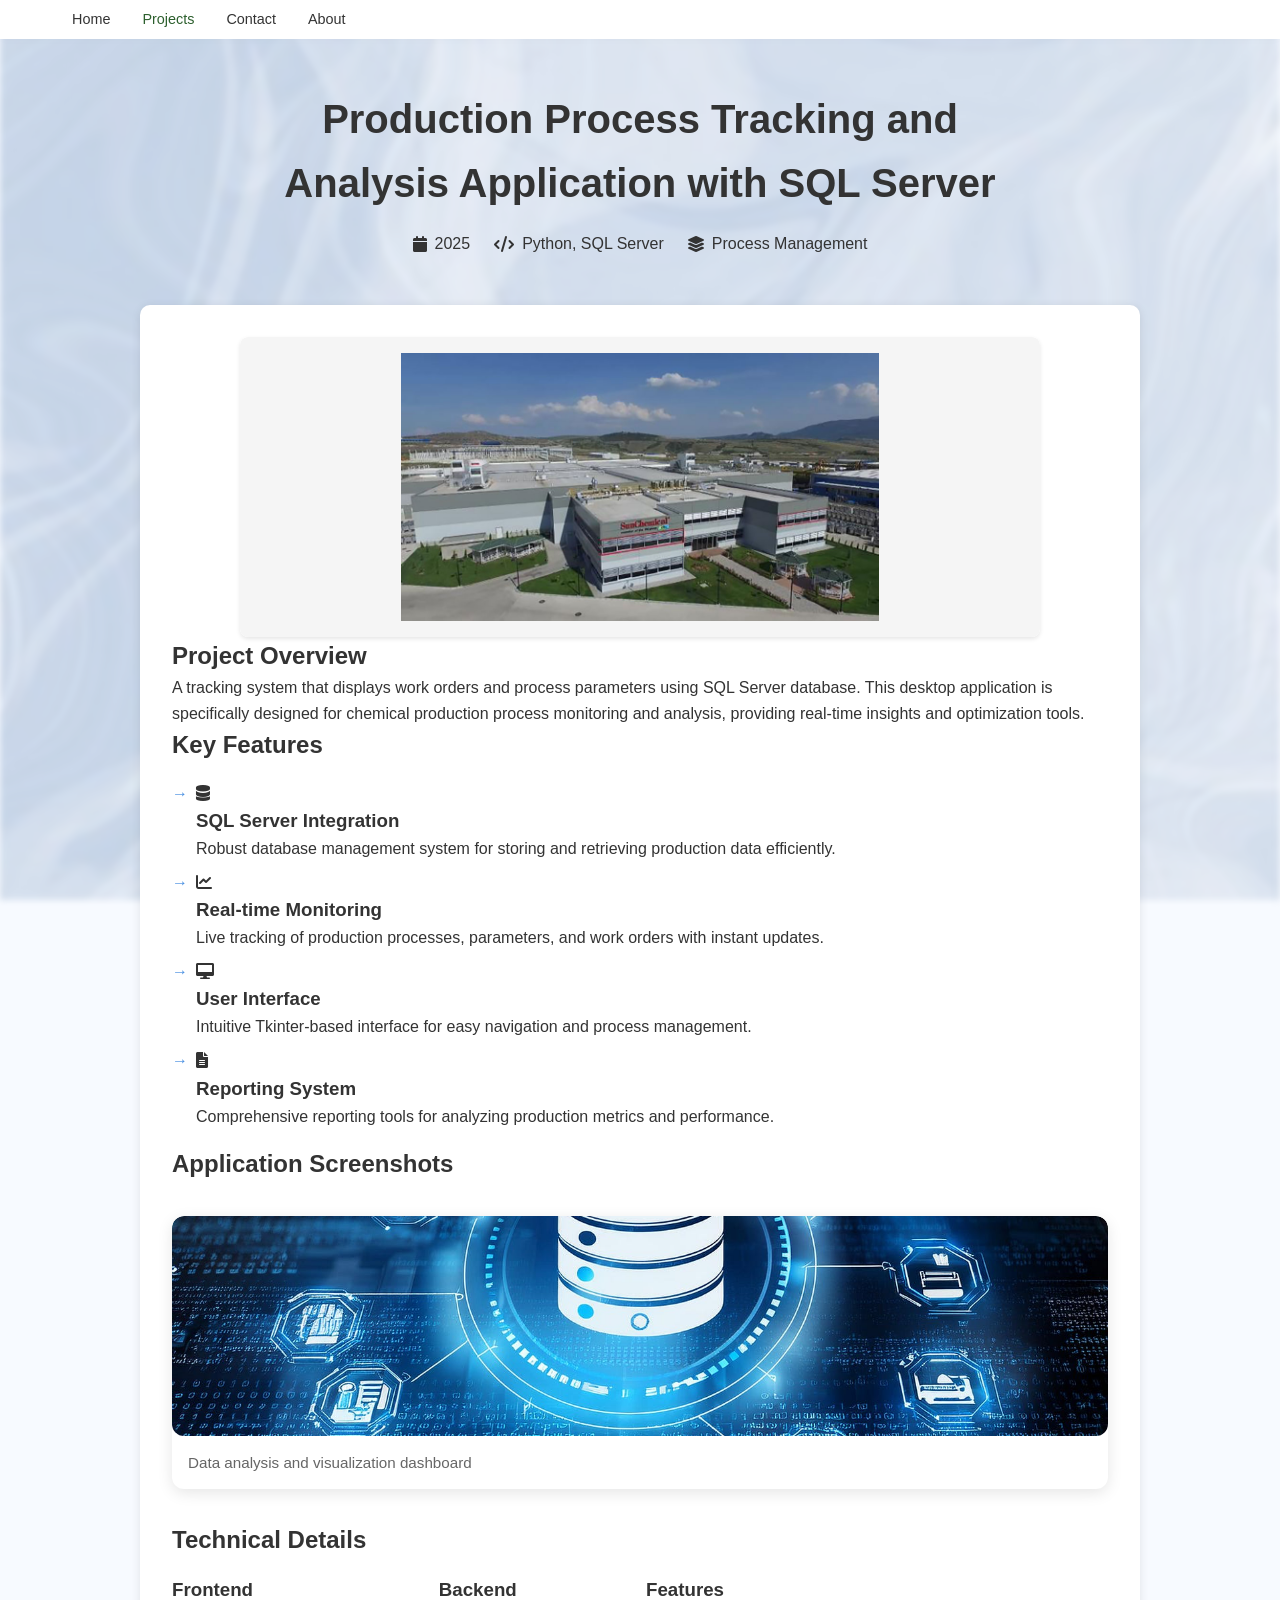
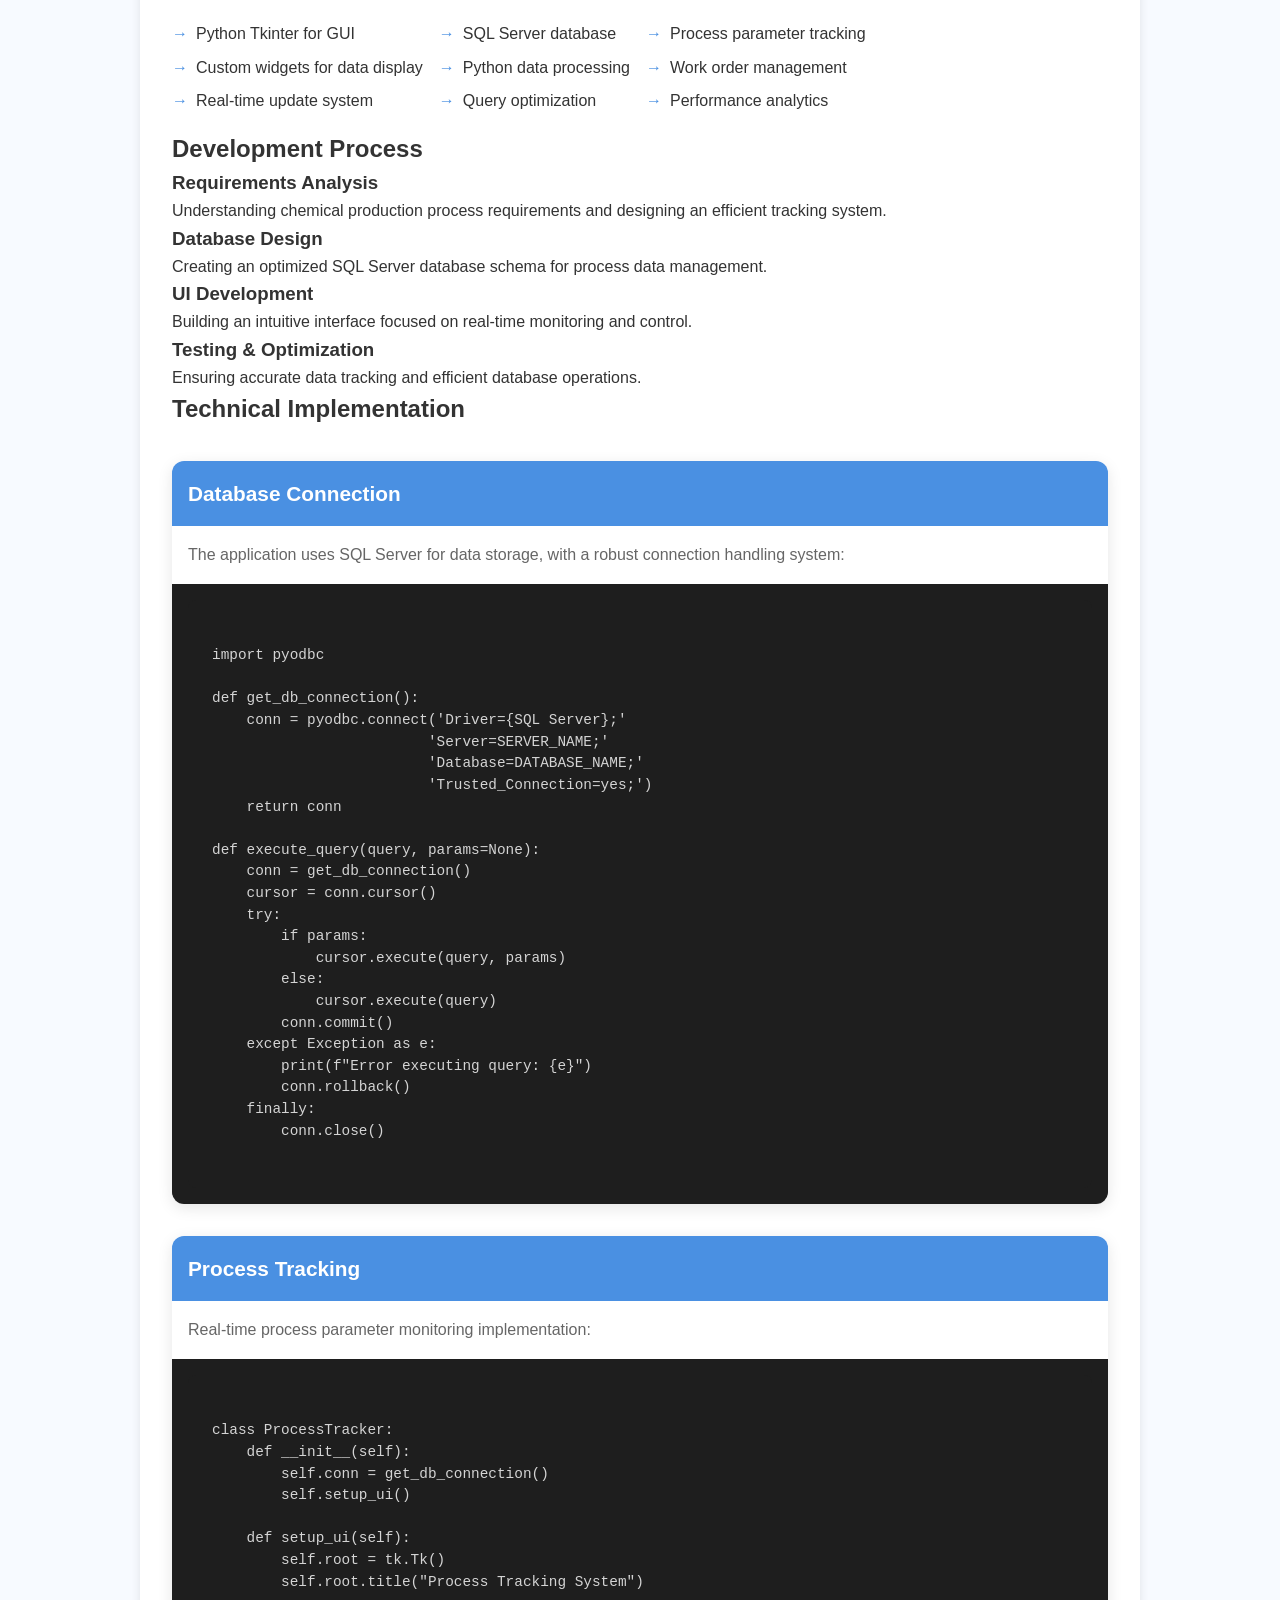
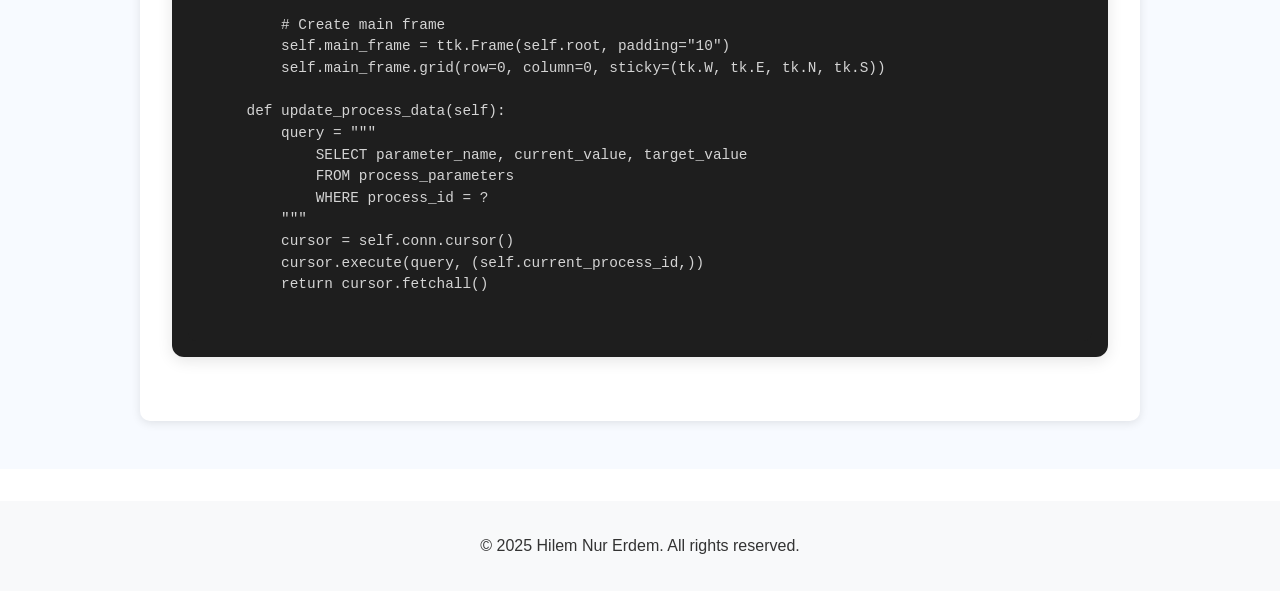
<file: sum-chemical.html>
<!DOCTYPE html>
<html lang="en">
<head>
    <meta charset="UTF-8">
    <meta name="viewport" content="width=device-width, initial-scale=1.0">
    <title>Sum Chemical Project - My Projects</title>
    <link rel="stylesheet" href="css/style.css">
    <link rel="stylesheet" href="https://cdnjs.cloudflare.com/ajax/libs/font-awesome/6.0.0/css/all.min.css">
</head>
<body>
    <nav class="navbar">
        <div class="nav-container">
            <ul class="nav-links">
                <li><a href="index.html">Home</a></li>
                <li><a href="projects.html" class="active">Projects</a></li>
                <li><a href="contact.html">Contact</a></li>
                <li><a href="about.html">About</a></li>
            </ul>
        </div>
    </nav>

    <main class="main-content">
        <section class="project-details">
            <div class="project-header">
                <h1>Production Process Tracking and Analysis Application with SQL Server</h1>
                <div class="project-meta">
                    <span><i class="fas fa-calendar"></i> 2025</span>
                    <span><i class="fas fa-code"></i> Python, SQL Server</span>
                    <span><i class="fas fa-layer-group"></i> Process Management</span>
                </div>
            </div>

            <div class="project-content">
                <div class="project-image main-image">
                    <img src="images/sum.jpg" alt="SumChemical Project">
                </div>

                <div class="project-description">
                    <h2>Project Overview</h2>
                    <p>A tracking system that displays work orders and process parameters using SQL Server database. This desktop application is specifically designed for chemical production process monitoring and analysis, providing real-time insights and optimization tools.</p>

                    <h2>Key Features</h2>
                    <ul class="feature-list">
                        <li>
                            <i class="fas fa-database"></i>
                            <div>
                                <h3>SQL Server Integration</h3>
                                <p>Robust database management system for storing and retrieving production data efficiently.</p>
                            </div>
                        </li>
                        <li>
                            <i class="fas fa-chart-line"></i>
                            <div>
                                <h3>Real-time Monitoring</h3>
                                <p>Live tracking of production processes, parameters, and work orders with instant updates.</p>
                            </div>
                        </li>
                        <li>
                            <i class="fas fa-desktop"></i>
                            <div>
                                <h3>User Interface</h3>
                                <p>Intuitive Tkinter-based interface for easy navigation and process management.</p>
                            </div>
                        </li>
                        <li>
                            <i class="fas fa-file-alt"></i>
                            <div>
                                <h3>Reporting System</h3>
                                <p>Comprehensive reporting tools for analyzing production metrics and performance.</p>
                            </div>
                        </li>
                    </ul>

                    <h2>Application Screenshots</h2>
                    <div class="screenshot-gallery">
                        <div class="screenshot-item">
                            <img src="images/data.jpg" alt="Data Analysis Interface">
                            <p>Data analysis and visualization dashboard</p>
                        </div>
                    </div>

                    <h2>Technical Details</h2>
                    <div class="tech-stack">
                        <div class="tech-item">
                            <h3>Frontend</h3>
                            <ul>
                                <li>Python Tkinter for GUI</li>
                                <li>Custom widgets for data display</li>
                                <li>Real-time update system</li>
                            </ul>
                        </div>
                        <div class="tech-item">
                            <h3>Backend</h3>
                            <ul>
                                <li>SQL Server database</li>
                                <li>Python data processing</li>
                                <li>Query optimization</li>
                            </ul>
                        </div>
                        <div class="tech-item">
                            <h3>Features</h3>
                            <ul>
                                <li>Process parameter tracking</li>
                                <li>Work order management</li>
                                <li>Performance analytics</li>
                            </ul>
                        </div>
                    </div>

                    <h2>Development Process</h2>
                    <div class="process-timeline">
                        <div class="timeline-item">
                            <div class="timeline-dot"></div>
                            <div class="timeline-content">
                                <h3>Requirements Analysis</h3>
                                <p>Understanding chemical production process requirements and designing an efficient tracking system.</p>
                            </div>
                        </div>
                        <div class="timeline-item">
                            <div class="timeline-dot"></div>
                            <div class="timeline-content">
                                <h3>Database Design</h3>
                                <p>Creating an optimized SQL Server database schema for process data management.</p>
                            </div>
                        </div>
                        <div class="timeline-item">
                            <div class="timeline-dot"></div>
                            <div class="timeline-content">
                                <h3>UI Development</h3>
                                <p>Building an intuitive interface focused on real-time monitoring and control.</p>
                            </div>
                        </div>
                        <div class="timeline-item">
                            <div class="timeline-dot"></div>
                            <div class="timeline-content">
                                <h3>Testing & Optimization</h3>
                                <p>Ensuring accurate data tracking and efficient database operations.</p>
                            </div>
                        </div>
                    </div>

                    <h2>Technical Implementation</h2>
                    <div class="code-sections">
                        <div class="code-section">
                            <h3>Database Connection</h3>
                            <p>The application uses SQL Server for data storage, with a robust connection handling system:</p>
                            <pre><code class="python">
import pyodbc

def get_db_connection():
    conn = pyodbc.connect('Driver={SQL Server};'
                         'Server=SERVER_NAME;'
                         'Database=DATABASE_NAME;'
                         'Trusted_Connection=yes;')
    return conn

def execute_query(query, params=None):
    conn = get_db_connection()
    cursor = conn.cursor()
    try:
        if params:
            cursor.execute(query, params)
        else:
            cursor.execute(query)
        conn.commit()
    except Exception as e:
        print(f"Error executing query: {e}")
        conn.rollback()
    finally:
        conn.close()
                            </code></pre>
                        </div>

                        <div class="code-section">
                            <h3>Process Tracking</h3>
                            <p>Real-time process parameter monitoring implementation:</p>
                            <pre><code class="python">
class ProcessTracker:
    def __init__(self):
        self.conn = get_db_connection()
        self.setup_ui()

    def setup_ui(self):
        self.root = tk.Tk()
        self.root.title("Process Tracking System")
        
        # Create main frame
        self.main_frame = ttk.Frame(self.root, padding="10")
        self.main_frame.grid(row=0, column=0, sticky=(tk.W, tk.E, tk.N, tk.S))

    def update_process_data(self):
        query = """
            SELECT parameter_name, current_value, target_value
            FROM process_parameters
            WHERE process_id = ?
        """
        cursor = self.conn.cursor()
        cursor.execute(query, (self.current_process_id,))
        return cursor.fetchall()
                            </code></pre>
                        </div>
                    </div>
                </div>
            </div>
        </section>
    </main>

    <footer>
        <p>&copy; 2025 Hilem Nur Erdem. All rights reserved.</p>
    </footer>
</body>
</html>
</file>
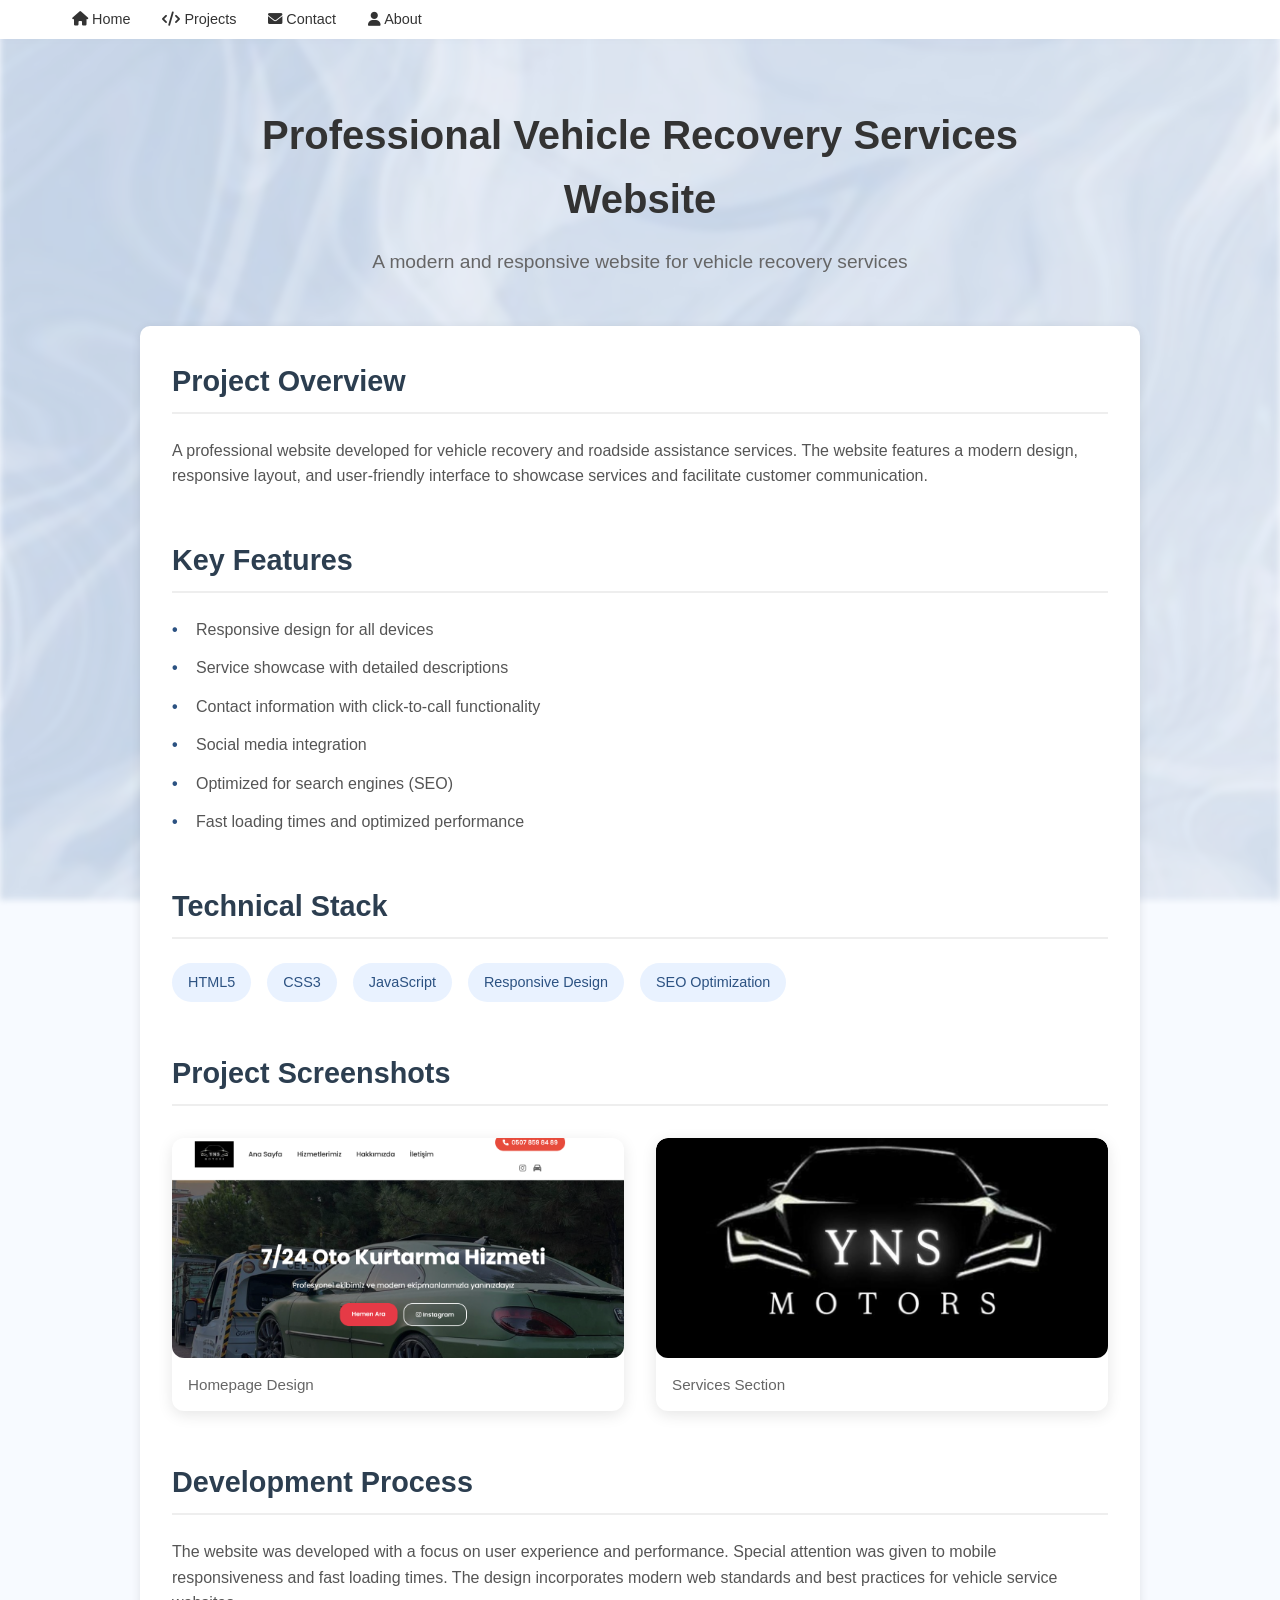
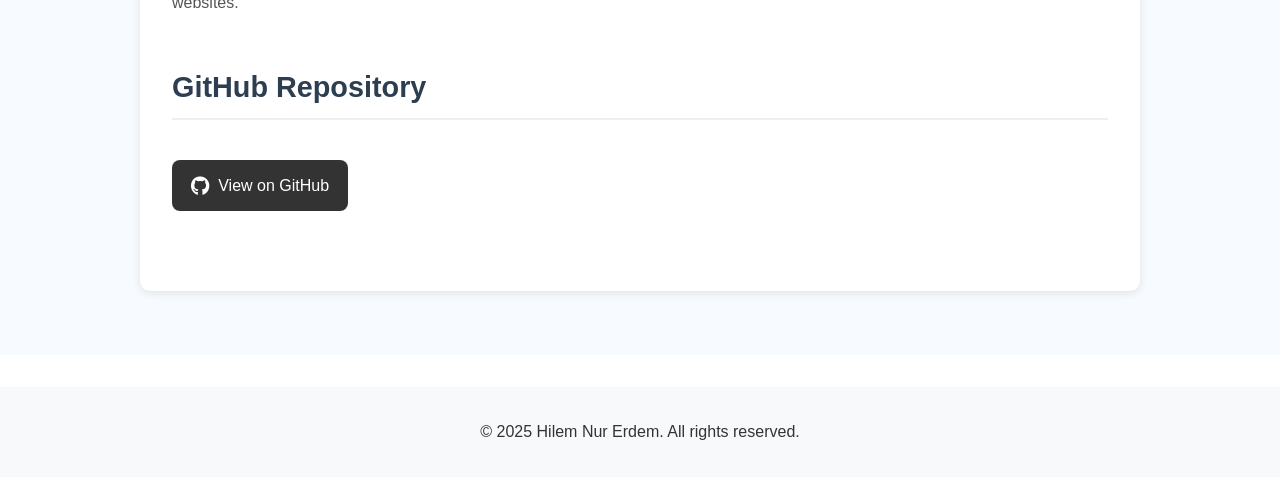
<file: vehicle-recovery.html>
<!DOCTYPE html>
<html lang="en">
<head>
    <meta charset="UTF-8">
    <meta name="viewport" content="width=device-width, initial-scale=1.0">
    <title>Professional Vehicle Recovery Services Website - Hilem Nur Erdem</title>
    <link rel="stylesheet" href="css/style.css">
    <link rel="stylesheet" href="https://cdnjs.cloudflare.com/ajax/libs/font-awesome/6.0.0/css/all.min.css">
</head>
<body>
    <nav class="navbar">
        <div class="nav-container">
            <ul class="nav-links">
                <li><a href="index.html"><i class="fas fa-home"></i> Home</a></li>
                <li><a href="projects.html"><i class="fas fa-code"></i> Projects</a></li>
                <li><a href="contact.html"><i class="fas fa-envelope"></i> Contact</a></li>
                <li><a href="about.html"><i class="fas fa-user"></i> About</a></li>
            </ul>
        </div>
    </nav>

    <main class="main-content">
        <section class="project-detail">
            <div class="project-header">
                <h1>Professional Vehicle Recovery Services Website</h1>
                <p class="project-subtitle">A modern and responsive website for vehicle recovery services</p>
            </div>

            <div class="project-content">
                <div class="project-section">
                    <h2>Project Overview</h2>
                    <p>A professional website developed for vehicle recovery and roadside assistance services. The website features a modern design, responsive layout, and user-friendly interface to showcase services and facilitate customer communication.</p>
                </div>

                <div class="project-section">
                    <h2>Key Features</h2>
                    <ul>
                        <li>Responsive design for all devices</li>
                        <li>Service showcase with detailed descriptions</li>
                        <li>Contact information with click-to-call functionality</li>
                        <li>Social media integration</li>
                        <li>Optimized for search engines (SEO)</li>
                        <li>Fast loading times and optimized performance</li>
                    </ul>
                </div>

                <div class="project-section">
                    <h2>Technical Stack</h2>
                    <div class="tech-stack">
                        <span class="tech-tag">HTML5</span>
                        <span class="tech-tag">CSS3</span>
                        <span class="tech-tag">JavaScript</span>
                        <span class="tech-tag">Responsive Design</span>
                        <span class="tech-tag">SEO Optimization</span>
                    </div>
                </div>

                <div class="project-section">
                    <h2>Project Screenshots</h2>
                    <div class="screenshot-gallery">
                        <div class="screenshot-item">
                            <img src="images/kemalpasa.png" alt="Homepage">
                            <p>Homepage Design</p>
                        </div>
                        <div class="screenshot-item">
                            <img src="images/yns.jpeg" alt="Services Section">
                            <p>Services Section</p>
                        </div>
                    </div>
                </div>

                <div class="project-section">
                    <h2>Development Process</h2>
                    <p>The website was developed with a focus on user experience and performance. Special attention was given to mobile responsiveness and fast loading times. The design incorporates modern web standards and best practices for vehicle service websites.</p>
                </div>

                <div class="project-section">
                    <h2>GitHub Repository</h2>
                    <a href="https://github.com/hilemnurerdem/kemalpasaotokurtarmavinc" class="github-link" target="_blank">
                        <i class="fab fa-github"></i> View on GitHub
                    </a>
                </div>
            </div>
        </section>
    </main>

    <footer>
        <p>&copy; 2025 Hilem Nur Erdem. All rights reserved.</p>
    </footer>
</body>
</html>
</file>
<file: css/style.css>
* {
    margin: 0;
    padding: 0;
    box-sizing: border-box;
    -webkit-overflow-scrolling: touch;
}

body {
    font-family: 'Arial', sans-serif;
    line-height: 1.6;
    color: #333;
    position: relative;
    min-height: 100vh;
    overflow-x: hidden;
}

body::before {
    content: '';
    position: fixed;
    top: 0;
    left: 0;
    width: 100%;
    height: 100%;
    background-image: url('../images/mavi.jpg');
    background-size: cover;
    background-position: center;
    background-repeat: no-repeat;
    filter: blur(3px) brightness(0.95);
    opacity: 0.95;
    z-index: -1;
}

.navbar {
    width: 100%;
    background: #fff;
    box-shadow: 0 2px 8px rgba(0,0,0,0.03);
    padding: 0.5rem 0;
    font-family: inherit;
}
.nav-container {
    display: flex;
    justify-content: space-between;
    align-items: center;
    max-width: 1200px;
    margin: 0 auto;
    padding: 0 32px;
}
.nav-links.nav-left {
    display: flex;
    gap: 20px;
    margin: 0;
    padding: 0;
    list-style: none;
    flex: 1 1 auto;
    justify-content: flex-start;
    align-items: center;
}
.nav-links.nav-left li a {
    color: #222;
    font-size: 17px;
    font-family: inherit;
    font-weight: 500;
    text-decoration: none;
    transition: color 0.2s;
    padding: 6px 10px;
    border-radius: 6px;
}
.nav-links.nav-left li a.active, .nav-links.nav-left li a:hover {
    color: #1a4b8c;
    background: #f2f6fa;
}
.nav-actions {
    display: flex;
    gap: 12px;
    flex: 0 0 auto;
    justify-content: flex-end;
    align-items: center;
}
.btn {
    padding: 7px 18px;
    border-radius: 20px;
    font-size: 15px;
    font-family: inherit;
    font-weight: 500;
    text-decoration: none;
    transition: background 0.2s, color 0.2s;
    border: none;
    cursor: pointer;
    outline: none;
    display: inline-block;
    box-shadow: none;
}
.btn-register {
    background: #fff;
    color: #1a4b8c;
    border: 1.5px solid #1a4b8c;
}
.btn-register:hover {
    background: #1a4b8c;
    color: #fff;
}
.btn-login {
    background: #1a4b8c;
    color: #fff;
    border: 1.5px solid #1a4b8c;
}
.btn-login:hover {
    background: #163a6b;
    color: #fff;
}

.nav-links {
    display: flex;
    justify-content: center;
    list-style: none;
    gap: 2rem;
    font-size: 0.9rem;
}

.nav-links a {
    text-decoration: none;
    color: #333;
    font-weight: 500;
    transition: color 0.3s ease;
}

.nav-links a:hover,
.nav-links a.active {
    color: #2c5f2d;
}

/* Banner Styles */
.banner {
    position: relative;
    height: 400px;
    display: flex;
    align-items: center;
    justify-content: center;
    overflow: hidden;
    background: rgba(255, 255, 255, 0.1);
    backdrop-filter: blur(5px);
}

.banner-content {
    position: relative;
    z-index: 2;
    text-align: center;
    color: #fff;
    padding: 2rem;
    max-width: 800px;
    margin: 0 auto;
}

.banner-content h1 {
    font-size: 3.5rem;
    margin-bottom: 1rem;
    text-shadow: 2px 2px 4px rgba(0,0,0,0.2);
    font-weight: 700;
    letter-spacing: 2px;
    color: #1a4b8c;
}

.banner-content p {
    font-size: 1.5rem;
    margin: 1rem auto;
    font-weight: 500;
    letter-spacing: 1px;
    color: #333;
}

.typing-text {
    font-size: 1.4rem;
    margin-top: 1.5rem;
    color: #333;
    text-shadow: 1px 1px 2px rgba(0,0,0,0.1);
    font-weight: 400;
    letter-spacing: 1px;
}

.code-text {
    font-family: 'Courier New', monospace;
    background: rgba(0, 0, 0, 0.7);
    padding: 1rem 1.5rem;
    border-radius: 8px;
    margin: 1.5rem auto;
    max-width: 600px;
    text-align: left;
    position: relative;
    overflow: hidden;
}

.code-text::before {
    content: '';
    position: absolute;
    top: 0;
    left: 0;
    right: 0;
    height: 25px;
    background: linear-gradient(to right, #ff5f56 0%, #ff5f56 33%, #ffbd2e 33%, #ffbd2e 66%, #27c93f 66%, #27c93f 100%);
    background-size: 90px 100%;
    background-repeat: no-repeat;
    background-position: 10px center;
    border-top-left-radius: 8px;
    border-top-right-radius: 8px;
    opacity: 0.8;
}

.code-line {
    display: flex;
    align-items: center;
    gap: 0.5rem;
    color: #fff;
    font-size: 1.1rem;
    padding-top: 1.5rem;
}

.code-prompt {
    color: #27c93f;
    font-weight: bold;
}

.code-command {
    color: #fff;
}

.code-cursor {
    display: inline-block;
    width: 8px;
    height: 1.2rem;
    background-color: #fff;
    animation: blink 1s step-end infinite;
    margin-left: 0.5rem;
}

@keyframes blink {
    0%, 100% { opacity: 1; }
    50% { opacity: 0; }
}

/* Animations */
@keyframes fadeInUp {
    from {
        opacity: 0;
        transform: translateY(20px);
    }
    to {
        opacity: 1;
        transform: translateY(0);
    }
}

@keyframes slideInLeft {
    from {
        opacity: 0;
        transform: translateX(-50px);
    }
    to {
        opacity: 1;
        transform: translateX(0);
    }
}

/* Floating animation for banner elements */
.banner-content h1,
.banner-content p {
    animation: none;
}

@keyframes float {
    0%, 100% {
        transform: translateY(0);
    }
}

.floating-shape {
    display: none;
}

/* Responsive adjustments */
@media (max-width: 768px) {
    .navbar {
        padding: 0;
        position: fixed;
        width: 100%;
        top: 0;
        z-index: 1000;
    }

    .nav-container {
        padding: 0.5rem;
    }

    .nav-links {
        flex-direction: row;
        justify-content: space-around;
        padding: 0.5rem;
        gap: 0;
        background-color: rgba(255, 255, 255, 0.95);
        backdrop-filter: blur(10px);
    }

    .nav-links a {
        font-size: 0.8rem;
        padding: 0.5rem;
    }

    /* Ana Sayfa Banner Düzenlemeleri */
    .banner {
        height: auto;
        min-height: 80vh;
        padding: 4rem 1rem 2rem;
    }

    .banner-content {
        padding: 1rem;
    }

    .banner-content h1 {
        font-size: 2rem;
        margin-bottom: 0.5rem;
    }

    .banner-content p {
        font-size: 1.2rem;
        margin-bottom: 1rem;
    }

    .typing-text {
        font-size: 1rem;
        margin-top: 1rem;
        padding: 0 1rem;
        line-height: 1.4;
    }

    .code-text {
        width: 100%;
        max-width: 100%;
        margin: 1rem 0;
        font-size: 0.8rem;
        padding: 1.5rem 1rem;
    }

    .code-line {
        font-size: 0.8rem;
    }

    .main-content {
        padding: 1rem;
        padding-top: 3.5rem;
    }

    footer {
        margin-top: 2rem;
        padding: 1rem;
        background: rgba(255, 255, 255, 0.95);
    }
}

/* Tablet Uyumluluğu */
@media (min-width: 769px) and (max-width: 1024px) {
    .projects-container {
        grid-template-columns: repeat(2, 1fr);
        gap: 1.5rem;
        padding: 1.5rem;
    }

    .project-card {
        margin: 0;
    }

    .project-detail {
        padding: 0 1.5rem;
        margin-top: 4rem;
    }

    .image-grid {
        grid-template-columns: repeat(2, 1fr);
    }
}

/* Contact Home Section Styles */
.contact-home-section {
    padding: 4rem 0;
    background-color: #f8f5f0;
    margin-top: 2rem;
    border-radius: 15px;
}

.contact-container {
    max-width: 1200px;
    margin: 0 auto;
    display: flex;
    gap: 3rem;
    padding: 0 2rem;
}

.contact-info-home {
    flex: 1;
    padding: 2rem;
    background: #fff;
    border-radius: 12px;
    box-shadow: 0 4px 15px rgba(0,0,0,0.1);
}

.contact-info-home h2 {
    color: #2c5f2d;
    font-size: 2rem;
    margin-bottom: 2rem;
}

.contact-details {
    display: flex;
    flex-direction: column;
    gap: 1.5rem;
}

.contact-item-home {
    display: flex;
    align-items: center;
    gap: 1rem;
    padding: 1rem;
    background-color: #f8f5f0;
    border-radius: 8px;
    transition: transform 0.3s ease;
}

.contact-item-home:hover {
    transform: translateX(10px);
}

.contact-item-home i {
    font-size: 1.5rem;
    color: #2c5f2d;
}

.contact-item-home p {
    font-size: 1.1rem;
    color: #333;
}

.contact-form {
    flex: 1.5;
    padding: 2rem;
    background: #fff;
    border-radius: 12px;
    box-shadow: 0 4px 15px rgba(0,0,0,0.1);
}

.form-group {
    margin-bottom: 1.5rem;
}

.form-group input,
.form-group textarea {
    width: 100%;
    padding: 0.8rem;
    border: 1px solid #ddd;
    border-radius: 8px;
    font-size: 1rem;
    transition: all 0.3s ease;
}

.form-group textarea {
    height: 150px;
    resize: vertical;
}

.form-group input:focus,
.form-group textarea:focus {
    border-color: #2c5f2d;
    outline: none;
    box-shadow: 0 0 0 2px rgba(44, 95, 45, 0.1);
}

.submit-btn {
    background-color: #2c5f2d;
    color: #fff;
    padding: 1rem 2rem;
    border: none;
    border-radius: 8px;
    font-size: 1.1rem;
    cursor: pointer;
    transition: all 0.3s ease;
}

.submit-btn:hover {
    background-color: #234b24;
    transform: translateY(-2px);
}

@media (max-width: 768px) {
    .banner {
        height: 300px;
    }

    .banner-content h1 {
        font-size: 2.8rem;
        letter-spacing: 1px;
    }

    .contact-container {
        flex-direction: column;
    }

    .contact-info-home,
    .contact-form {
        padding: 1.5rem;
    }

    .contact-item-home:hover {
        transform: none;
    }
}

.main-content {
    padding: 2rem;
    background: rgba(240, 245, 255, 0.5);
    min-height: calc(100vh - 60px);
}

.hero-section {
    text-align: center;
    padding: 2rem 0;
}

.hero-section h1 {
    font-size: 3rem;
    margin-bottom: 2rem;
    color: #333;
}

.blog-image {
    max-width: 800px;
    margin: 0 auto;
}

.blog-image img {
    width: 100%;
    height: auto;
    border-radius: 8px;
    box-shadow: 0 4px 8px rgba(0,0,0,0.1);
}

/* Projects Page Styles */
.projects-section {
    padding: 2rem 0;
}

.projects-grid {
    padding: 4rem 2rem;
    max-width: 1200px;
    margin: 0 auto;
}

.projects-container {
    display: grid;
    grid-template-columns: repeat(auto-fit, minmax(280px, 1fr));
    gap: 2rem;
    padding: 2rem;
    max-width: 1200px;
    margin: 0 auto;
}

.project-card {
    background: rgba(255, 255, 255, 0.9);
    border-radius: 10px;
    overflow: hidden;
    box-shadow: 0 4px 6px rgba(0, 0, 0, 0.1);
    transition: transform 0.3s ease;
}

.project-card:hover {
    transform: translateY(-5px);
}

.project-card img {
    max-width: 80%;
    max-height: 200px;
    display: block;
    margin: 0 auto 20px auto;
    object-fit: contain;
}

.project-info {
    padding: 2rem;
}

.project-info h2 {
    color: #333;
    font-size: 1.8rem;
    margin-bottom: 1rem;
    line-height: 1.3;
}

.project-info p {
    color: #666;
    font-size: 1.1rem;
    line-height: 1.6;
    margin-bottom: 1.5rem;
}

.view-more {
    display: inline-flex;
    align-items: center;
    color: #4a90e2;
    text-decoration: none;
    font-weight: 500;
    transition: color 0.3s ease;
}

.view-more i {
    margin-left: 0.5rem;
    transition: transform 0.3s ease;
}

.view-more:hover {
    color: #357abd;
}

.view-more:hover i {
    transform: translateX(5px);
}

/* Projects Page Styles */
.project-header {
    text-align: center;
    margin-bottom: 2rem;
    max-width: 800px;
    margin-left: auto;
    margin-right: auto;
}

.project-header h1 {
    color: #4a90e2;
    margin-bottom: 1rem;
}

.project-meta {
    display: flex;
    justify-content: center;
    gap: 1.5rem;
    flex-wrap: wrap;
}

.project-meta span {
    display: flex;
    align-items: center;
    gap: 0.5rem;
}

.project-banner {
    margin: 2rem 0;
    border-radius: 10px;
    overflow: hidden;
    max-width: 800px;
    margin: 2rem auto;
}

.banner-image {
    width: 100%;
    max-width: 800px;
    height: auto;
    margin: 2rem auto;
    display: block;
}

.banner-image img {
    width: 100%;
    height: auto;
    max-height: 400px;
    object-fit: contain;
    background-color: #f5f5f5;
    padding: 1rem;
    border-radius: 8px;
}

.projects-list {
    margin: 2rem 0;
}

.project-item {
    margin-bottom: 3rem;
    padding-bottom: 2rem;
    border-bottom: 1px solid #eee;
}

.project-item:last-child {
    margin-bottom: 0;
    padding-bottom: 0;
    border-bottom: none;
}

.project-item h3 {
    color: #333;
    margin-bottom: 1.5rem;
}

.project-content {
    max-width: 1000px;
    margin: 0 auto;
    overflow-x: hidden;
}

.project-image {
    width: 100%;
    max-width: 400px;
    margin: 0 auto;
    border-radius: 8px;
    overflow: hidden;
    box-shadow: 0 2px 4px rgba(0, 0, 0, 0.1);
}

.project-image img {
    width: 100%;
    height: auto;
    max-height: 300px;
    display: block;
    object-fit: contain;
    background-color: #f5f5f5;
    border-radius: 8px;
    padding: 1rem;
}

.project-image:hover img {
    transform: scale(1.05);
}

.project-details {
    padding: 1rem;
}

.project-details ul {
    list-style: none;
    padding: 0;
    margin: 1rem 0;
}

.project-details li {
    margin-bottom: 0.5rem;
    padding-left: 1.5rem;
    position: relative;
}

.project-details li::before {
    content: '→';
    position: absolute;
    left: 0;
    color: #4a90e2;
}

.github-link {
    display: inline-flex;
    align-items: center;
    gap: 0.5rem;
    padding: 0.8rem 1.2rem;
    background: #333;
    color: white;
    text-decoration: none;
    border-radius: 6px;
    transition: all 0.3s ease;
    margin-top: 1rem;
}

.github-link:hover {
    background: #000;
    transform: translateY(-2px);
}

@media (max-width: 1024px) {
    .projects-grid {
        padding: 1rem;
        gap: 1.5rem;
    }
}

@media (max-width: 768px) {
    .projects-grid {
        grid-template-columns: 1fr;
        max-width: 500px;
    }
}

/* Contact Page Styles */
.contact-section {
    text-align: center;
    padding: 2rem 0;
    background-color: rgba(255, 255, 255, 0.9);
    border-radius: 15px;
    box-shadow: 0 4px 15px rgba(0,0,0,0.1);
    backdrop-filter: blur(10px);
    position: relative;
    z-index: 2;
    max-width: 1200px;
    margin: 2rem auto;
    padding: 2rem;
}

.contact-section::before {
    display: none;
}

.contact-section h1 {
    color: #4a90e2;
    font-size: 2.5rem;
    margin-bottom: 2rem;
    font-weight: 600;
}

.contact-info {
    background-color: rgba(255, 255, 255, 0.9);
    border-radius: 12px;
    box-shadow: 0 2px 10px rgba(0,0,0,0.1);
    position: relative;
    z-index: 2;
}

.contact-item {
    margin: 1.5rem 0;
    padding: 1rem;
    background-color: rgba(255, 255, 255, 0.9);
    backdrop-filter: blur(5px);
    border-radius: 8px;
    transition: transform 0.3s ease;
}

.contact-item:hover {
    transform: translateY(-5px);
}

.contact-item i {
    font-size: 2.5rem;
    color: #4a90e2;
    margin-bottom: 1rem;
}

.contact-item p {
    font-size: 1.2rem;
    color: #333;
    font-weight: 500;
}

.social-links {
    display: flex;
    justify-content: center;
    gap: 2rem;
    margin-top: 2rem;
    flex-wrap: wrap;
}

.social-link {
    text-decoration: none;
    color: #4a90e2;
    display: flex;
    align-items: center;
    gap: 0.8rem;
    transition: all 0.3s ease;
    padding: 0.8rem 1.5rem;
    background-color: rgba(255, 255, 255, 0.9);
    backdrop-filter: blur(5px);
    border-radius: 8px;
    font-size: 1.1rem;
    font-weight: 500;
}

.social-link:hover {
    color: #ffffff;
    background-color: rgba(74, 144, 226, 0.9);
    transform: translateY(-3px);
    box-shadow: 0 4px 10px rgba(74, 144, 226, 0.2);
}

.social-link i {
    font-size: 1.8rem;
}

/* About Page Styles */
.about-section {
    padding: 3rem 0;
    background-color: rgba(255, 255, 255, 0.9);
    border-radius: 15px;
    box-shadow: 0 4px 15px rgba(0,0,0,0.1);
    backdrop-filter: blur(10px);
    max-width: 1200px;
    margin: 2rem auto;
    padding: 2rem;
}

.about-content {
    display: flex;
    gap: 3rem;
    align-items: flex-start;
    max-width: 1000px;
    margin: 0 auto;
    padding: 2rem;
}

.profile-image {
    flex: 0 0 350px;
}

.profile-image img {
    width: 100%;
    height: auto;
    border-radius: 15px;
    box-shadow: 0 4px 15px rgba(0,0,0,0.2);
    transition: transform 0.3s ease;
}

.profile-image img:hover {
    transform: scale(1.02);
}

.about-text {
    flex: 1;
}

.about-text h1 {
    color: #4a90e2;
    font-size: 2.5rem;
    margin-bottom: 1.5rem;
    font-weight: 600;
}

.bio p {
    font-size: 1.1rem;
    line-height: 1.8;
    margin-bottom: 1.5rem;
    color: #333;
}

.technical-skills {
    margin-top: 2rem;
    padding-top: 2rem;
    border-top: 2px solid rgba(74, 144, 226, 0.2);
}

.technical-skills h2 {
    color: #4a90e2;
    font-size: 1.8rem;
    margin-bottom: 1.5rem;
    font-weight: 600;
}

.technical-skills ul {
    list-style: none;
    padding: 0;
}

.technical-skills li {
    font-size: 1.1rem;
    margin-bottom: 1rem;
    padding: 0.8rem;
    background-color: #fff;
    border-radius: 8px;
    transition: all 0.3s ease;
    color: #333;
}

.technical-skills li:hover {
    transform: translateX(10px);
    background-color: #4a90e2;
    color: white;
}

.technical-skills li strong {
    color: #333;
    margin-right: 0.5rem;
}

.technical-skills li:hover strong {
    color: white;
}

.about-text .technical-skills li span {
    color: #333;
}

.technical-skills li:hover span {
    color: white;
}

@media (max-width: 768px) {
    .about-content {
        flex-direction: column;
        padding: 1rem;
        margin-top: 4rem;
    }

    .profile-image {
        width: 200px;
        height: 200px;
        margin: 0 auto 2rem;
    }

    .profile-image img {
        width: 100%;
        height: 100%;
        object-fit: cover;
    }

    .about-text {
        padding: 0;
        text-align: center;
    }

    .about-text h1 {
        font-size: 2rem;
        margin-bottom: 1.5rem;
    }

    .bio p {
        font-size: 0.9rem;
        text-align: left;
        margin-bottom: 1rem;
    }

    .technical-skills {
        margin-top: 2rem;
    }

    .technical-skills h2 {
        font-size: 1.5rem;
    }

    .technical-skills ul {
        padding: 0;
    }

    .technical-skills li {
        flex-direction: column;
        align-items: center;
        text-align: center;
        padding: 1rem;
        margin-bottom: 1rem;
    }

    .contact-section {
        padding: 2rem 1rem;
    }

    .contact-container {
        flex-direction: column;
        gap: 2rem;
    }

    .form-container {
        width: 100%;
        padding: 1rem;
    }

    .form-row {
        flex-direction: column;
    }

    .form-group {
        width: 100%;
        margin-bottom: 1rem;
    }

    footer {
        padding: 1rem;
        text-align: center;
        font-size: 0.8rem;
    }
}

/* Tablet Responsiveness */
@media (min-width: 769px) and (max-width: 1024px) {
    .about-content {
        padding: 2rem;
        margin-top: 5rem;
    }

    .profile-image {
        width: 250px;
        height: 250px;
    }

    .about-text {
        padding-left: 2rem;
    }

    .contact-container {
        gap: 2rem;
    }
}

/* Touch Device Optimization */
@media (hover: none) {
    .nav-links a:hover,
    .technical-skills li:hover,
    .contact-item:hover,
    .social-link:hover {
        transform: none;
    }
}

footer {
    text-align: center;
    padding: 2rem;
    position: relative;
    z-index: 1;
    background-color: rgba(248, 249, 250, 0.9);
    backdrop-filter: blur(5px);
    margin-top: 2rem;
}

@media (max-width: 768px) {
    .nav-links {
        gap: 1rem;
    }
    
    .hero-section h1 {
        font-size: 2rem;
    }

    .social-links {
        flex-direction: column;
        gap: 1rem;
    }

    .contact-section h1 {
        font-size: 2rem;
    }
    
    .contact-item p {
        font-size: 1.1rem;
    }
    
    .social-link {
        font-size: 1rem;
        padding: 0.6rem 1.2rem;
    }
    
    .social-links {
        flex-direction: column;
        gap: 1rem;
    }
}

/* Contact Form Section Styles */
.contact-form-section {
    max-width: 1200px;
    margin: 2rem auto;
    padding: 2rem;
    background-color: rgba(255, 255, 255, 0.9);
    border-radius: 15px;
    box-shadow: 0 4px 15px rgba(0,0,0,0.1);
    backdrop-filter: blur(10px);
    position: relative;
    z-index: 2;
}

.form-container {
    background: rgba(255, 255, 255, 0.9);
    border-radius: 12px;
    box-shadow: 0 2px 10px rgba(0,0,0,0.1);
    position: relative;
    z-index: 2;
}

.form-container h2 {
    color: #4a90e2;
    font-size: 1.8rem;
    margin-bottom: 1.5rem;
    text-align: center;
}

.form-row {
    display: flex;
    gap: 1rem;
    margin-bottom: 1rem;
}

.form-row .form-group {
    flex: 1;
}

.form-group {
    margin-bottom: 1rem;
}

.form-group input,
.form-group textarea {
    width: 100%;
    padding: 0.8rem;
    border: 1px solid #f0f0f0;
    border-radius: 8px;
    font-size: 1rem;
    transition: all 0.3s ease;
    background-color: rgba(255, 255, 255, 0.9);
}

.form-group textarea {
    height: 150px;
    resize: vertical;
}

.form-group input:focus,
.form-group textarea:focus {
    border-color: #4a90e2;
    outline: none;
    background-color: #fff;
    box-shadow: 0 0 0 2px rgba(74, 144, 226, 0.1);
}

.submit-btn {
    background-color: #4a90e2;
    color: #fff;
    padding: 0.8rem 2rem;
    border: none;
    border-radius: 8px;
    font-size: 1rem;
    cursor: pointer;
    transition: all 0.3s ease;
    display: block;
    margin: 0 auto;
    font-weight: 500;
}

.submit-btn:hover {
    background-color: #357abd;
    transform: translateY(-2px);
    box-shadow: 0 4px 8px rgba(74, 144, 226, 0.2);
}

.code-text {
    font-family: 'Courier New', monospace;
    background: rgba(0, 0, 0, 0.7);
    padding: 1rem 1.5rem;
    border-radius: 8px;
    margin: 1.5rem auto;
    max-width: 600px;
    text-align: left;
    position: relative;
    overflow: hidden;
}

.code-text::before {
    content: '';
    position: absolute;
    top: 0;
    left: 0;
    right: 0;
    height: 25px;
    background: linear-gradient(to right, #ff5f56 0%, #ff5f56 33%, #ffbd2e 33%, #ffbd2e 66%, #27c93f 66%, #27c93f 100%);
    background-size: 90px 100%;
    background-repeat: no-repeat;
    background-position: 10px center;
    border-top-left-radius: 8px;
    border-top-right-radius: 8px;
    opacity: 0.8;
}

.code-line {
    display: flex;
    align-items: center;
    gap: 0.5rem;
    color: #fff;
    font-size: 1.1rem;
    padding-top: 1.5rem;
}

.code-prompt {
    color: #27c93f;
    font-weight: bold;
}

.code-command {
    color: #fff;
}

.code-cursor {
    display: inline-block;
    width: 8px;
    height: 1.2rem;
    background-color: #fff;
    animation: blink 1s step-end infinite;
    margin-left: 0.5rem;
}

@keyframes blink {
    0%, 100% { opacity: 1; }
    50% { opacity: 0; }
}

/* Project Details Page Styles */
.project-detail {
    max-width: 1200px;
    margin: 2rem auto;
    padding: 0 2rem;
}

.project-header {
    text-align: center;
    margin-bottom: 3rem;
}

.project-header h1 {
    font-size: 2.5rem;
    color: #333;
    margin-bottom: 1rem;
}

.project-subtitle {
    font-size: 1.2rem;
    color: #666;
}

.project-content {
    background: #fff;
    padding: 2rem;
    border-radius: 10px;
    box-shadow: 0 2px 10px rgba(0, 0, 0, 0.1);
}

.project-section {
    margin-bottom: 3rem;
}

.project-section h2 {
    color: #2c3e50;
    font-size: 1.8rem;
    margin-bottom: 1.5rem;
    border-bottom: 2px solid #eee;
    padding-bottom: 0.5rem;
}

.project-section p {
    line-height: 1.6;
    color: #555;
    margin-bottom: 1rem;
}

.image-grid {
    display: grid;
    grid-template-columns: repeat(auto-fit, minmax(300px, 1fr));
    gap: 2rem;
    margin: 2rem 0;
}

.image-item {
    text-align: center;
    background: #f8f9fa;
    padding: 1rem;
    border-radius: 8px;
    box-shadow: 0 2px 4px rgba(0,0,0,0.1);
}

.image-item img {
    max-width: 100%;
    height: auto;
    border-radius: 4px;
    margin-bottom: 1rem;
}

.image-item p {
    font-size: 1rem;
    color: #2c3e50;
    margin: 0;
    font-weight: 500;
}

.tech-stack {
    display: flex;
    flex-wrap: wrap;
    gap: 1rem;
    margin-top: 1rem;
}

.tech-tag {
    background: #e9f2ff;
    color: #2c5282;
    padding: 0.5rem 1rem;
    border-radius: 20px;
    font-size: 0.9rem;
    font-weight: 500;
}

.code-block {
    background: #1e1e1e;
    border-radius: 8px;
    padding: 1.5rem;
    margin: 1.5rem 0;
    overflow-x: auto;
}

.code-block pre {
    margin: 0;
}

.code-block code {
    color: #fff;
    font-family: 'Courier New', monospace;
    font-size: 0.9rem;
    line-height: 1.5;
}

.project-section ul {
    list-style-type: none;
    padding-left: 0;
}

.project-section ul li {
    margin-bottom: 0.8rem;
    padding-left: 1.5rem;
    position: relative;
    line-height: 1.6;
    color: #555;
}

.project-section ul li::before {
    content: '•';
    color: #2c5282;
    font-weight: bold;
    position: absolute;
    left: 0;
}

@media (max-width: 768px) {
    .project-detail {
        padding: 0 1rem;
    }

    .project-header h1 {
        font-size: 2rem;
    }

    .image-grid {
        grid-template-columns: 1fr;
    }
}

.screenshot-gallery {
    display: grid;
    grid-template-columns: repeat(auto-fit, minmax(300px, 1fr));
    gap: 2rem;
    margin: 2rem 0;
}

.screenshot-item {
    background: #fff;
    border-radius: 12px;
    overflow: hidden;
    box-shadow: 0 4px 15px rgba(0,0,0,0.1);
    transition: transform 0.3s ease;
}

.screenshot-item:hover {
    transform: translateY(-5px);
}

.screenshot-item img {
    width: 100%;
    height: 220px;
    object-fit: cover;
    border-radius: 12px;
    background: #f5f5f5;
    display: block;
}

.screenshot-item p {
    padding: 1rem;
    margin: 0;
    font-size: 0.95rem;
    color: #666;
    line-height: 1.4;
}

@media (max-width: 768px) {
    .screenshot-gallery {
        grid-template-columns: 1fr;
    }
}

.project-image.main-image {
    max-width: 800px;
    margin: 0 auto;
}

.project-image.main-image img {
    width: 100%;
    height: auto;
    display: block;
}

.code-sections {
    margin: 2rem 0;
}

.code-section {
    margin-bottom: 2rem;
    background: rgba(255, 255, 255, 0.95);
    border-radius: 12px;
    overflow: hidden;
    box-shadow: 0 4px 15px rgba(0,0,0,0.1);
}

.code-section h3 {
    padding: 1rem;
    margin: 0;
    background: #4a90e2;
    color: white;
    font-size: 1.3rem;
}

.code-section p {
    padding: 1rem;
    margin: 0;
    font-size: 1rem;
    line-height: 1.6;
    color: #666;
}

.code-section pre {
    margin: 0;
    padding: 1rem;
    background: #1e1e1e;
    overflow-x: auto;
}

.code-section code {
    font-family: 'Courier New', monospace;
    color: #d4d4d4;
    font-size: 0.9rem;
    line-height: 1.5;
}

.tech-details {
    background: rgba(255, 255, 255, 0.95);
    border-radius: 12px;
    padding: 1.5rem;
    margin: 2rem 0;
    box-shadow: 0 4px 15px rgba(0,0,0,0.1);
}

.tech-details ul {
    list-style-type: none;
    padding-left: 1.5rem;
    margin: 1rem 0;
}

.tech-details li {
    margin-bottom: 0.5rem;
    position: relative;
}

.tech-details li::before {
    content: '•';
    color: #4a90e2;
    position: absolute;
    left: -1.5rem;
    font-size: 1.2rem;
}

@media (max-width: 768px) {
    .code-section pre {
        padding: 0.5rem;
    }

    .code-section code {
        font-size: 0.8rem;
    }
}

.projects-showcase {
    margin: 3rem 0;
}

.showcase-item {
    margin-bottom: 3rem;
    background: rgba(255, 255, 255, 0.95);
    border-radius: 15px;
    overflow: hidden;
    box-shadow: 0 4px 15px rgba(0,0,0,0.1);
}

.showcase-item h3 {
    padding: 1.5rem;
    margin: 0;
    background: #4a90e2;
    color: white;
    font-size: 1.5rem;
}

.showcase-content {
    display: grid;
    grid-template-columns: 1fr 1fr;
    gap: 2rem;
    padding: 1.5rem;
}

.showcase-image {
    border-radius: 12px;
    overflow: hidden;
    box-shadow: 0 4px 10px rgba(0,0,0,0.1);
}

.showcase-image img {
    width: 100%;
    height: auto;
    display: block;
    transition: transform 0.3s ease;
}

.showcase-image:hover img {
    transform: scale(1.05);
}

.showcase-details {
    padding: 1rem;
}

.showcase-details p {
    font-size: 1.1rem;
    color: #333;
    margin-bottom: 1rem;
}

.showcase-details ul {
    list-style: none;
    padding: 0;
    margin-bottom: 1.5rem;
}

.showcase-details li {
    margin-bottom: 0.8rem;
    padding-left: 1.5rem;
    position: relative;
    color: #666;
}

.showcase-details li::before {
    content: '→';
    color: #4a90e2;
    position: absolute;
    left: 0;
}

.github-link {
    display: inline-flex;
    align-items: center;
    gap: 0.5rem;
    padding: 0.8rem 1.2rem;
    background: #333;
    color: white;
    text-decoration: none;
    border-radius: 8px;
    transition: all 0.3s ease;
}

.github-link:hover {
    background: #000;
    transform: translateY(-2px);
}

.github-link i {
    font-size: 1.2rem;
}

@media (max-width: 768px) {
    .showcase-content {
        grid-template-columns: 1fr;
    }

    .showcase-item h3 {
        font-size: 1.3rem;
        padding: 1rem;
    }

    .showcase-details {
        padding: 0;
    }
}

.factors-grid {
    display: grid;
    grid-template-columns: repeat(auto-fit, minmax(300px, 1fr));
    gap: 2rem;
    margin: 2rem 0;
}

.factor-item {
    background: white;
    padding: 1.5rem;
    border-radius: 8px;
    box-shadow: 0 2px 4px rgba(0,0,0,0.1);
    transition: transform 0.3s ease;
}

.factor-item:hover {
    transform: translateY(-5px);
}

.factor-item h3 {
    color: #2c3e50;
    margin-bottom: 1rem;
    display: flex;
    align-items: center;
    gap: 0.5rem;
}

.factor-item i {
    color: #3498db;
}

.measures-list {
    display: grid;
    grid-template-columns: repeat(auto-fit, minmax(250px, 1fr));
    gap: 1.5rem;
    margin: 2rem 0;
}

.measure {
    background: white;
    padding: 1.5rem;
    border-radius: 8px;
    box-shadow: 0 2px 4px rgba(0,0,0,0.1);
}

.measure h3 {
    color: #2c3e50;
    margin-bottom: 1rem;
    font-size: 1.2rem;
}

.contact-info {
    background: white;
    padding: 2rem;
    border-radius: 8px;
    margin: 2rem 0;
    text-align: center;
}

.contact-info h2 {
    color: #2c3e50;
    margin-bottom: 1rem;
}

.contact-info p {
    margin: 0.5rem 0;
    color: #666;
}

pre code {
    background: #1e1e1e;
    color: #d4d4d4;
    padding: 1.5rem;
    border-radius: 8px;
    font-size: 0.9rem;
    overflow-x: auto;
    display: block;
}

@media (max-width: 768px) {
    .factors-grid,
    .measures-list {
        grid-template-columns: 1fr;
    }
    
    .factor-item,
    .measure {
        padding: 1rem;
    }
}

.er-diagram {
    max-width: 800px;
    margin: 2rem auto;
    text-align: center;
}

.er-diagram img {
    width: 100%;
    height: auto;
    max-height: 400px;
    object-fit: contain;
    background-color: #f5f5f5;
    padding: 1rem;
    border-radius: 8px;
}

.diagram-caption {
    margin-top: 1rem;
    font-style: italic;
    color: #666;
}

.code-example {
    max-width: 800px;
    margin: 2rem auto;
    background: #f8f9fa;
    border-radius: 8px;
    padding: 1.5rem;
}

.code-example h4 {
    margin-bottom: 1rem;
    color: #333;
}

.code-example pre {
    margin: 0;
    white-space: pre-wrap;
}

.code-example code {
    font-family: 'Consolas', 'Monaco', monospace;
    font-size: 0.9rem;
    line-height: 1.5;
}

.features-grid {
    display: grid;
    grid-template-columns: repeat(auto-fit, minmax(250px, 1fr));
    gap: 1.5rem;
    max-width: 800px;
    margin: 2rem auto;
}

.feature-item {
    background: #fff;
    padding: 1.5rem;
    border-radius: 8px;
    box-shadow: 0 2px 4px rgba(0,0,0,0.1);
}

.tech-content, .architecture-content, .results-content {
    max-width: 800px;
    margin: 0 auto;
}

img {
    max-width: 100%;
    height: auto;
}

.update-section {
    display: flex;
    flex-direction: column;
    align-items: center;
    justify-content: center;
    min-height: 80vh;
    text-align: center;
    padding: 2rem;
}

.update-section img {
    max-width: 400px;
    width: 100%;
    height: auto;
    margin-bottom: 2rem;
    border-radius: 10px;
}

.update-section h2 {
    color: #2c5f2d;
    font-size: 2.5rem;
    margin-bottom: 1rem;
}

.update-section p {
    color: #666;
    font-size: 1.2rem;
}

@media (max-width: 768px) {
    .update-section img {
        max-width: 300px;
    }

    .update-section h2 {
        font-size: 2rem;
    }

    .update-section p {
        font-size: 1rem;
    }
}

/* Banner Styles - Desktop */
@media (min-width: 1024px) {
    .banner {
        height: 600px;
    }

    .banner-content {
        max-width: 1000px;
    }

    .banner-content h1 {
        font-size: 4.5rem;
    }

    .banner-content p {
        font-size: 2rem;
    }

    .typing-text {
        font-size: 1.8rem;
        margin-top: 2rem;
    }

    .code-text {
        max-width: 800px;
        padding: 1.5rem 2rem;
    }

    .code-line {
        font-size: 1.3rem;
    }
}

/* Projects Grid - Desktop */
@media (min-width: 1024px) {
    .projects-container {
        max-width: 1400px;
        grid-template-columns: repeat(2, 1fr);
        gap: 3rem;
        padding: 3rem;
    }

    .project-card {
        background: rgba(255, 255, 255, 0.95);
        border-radius: 15px;
        box-shadow: 0 8px 15px rgba(0,0,0,0.1);
    }

    .project-card img {
        height: 350px;
        object-fit: cover;
    }

    .project-info {
        padding: 2.5rem;
    }

    .project-info h2 {
        font-size: 2rem;
        margin-bottom: 1.5rem;
    }

    .project-info p {
        font-size: 1.2rem;
        line-height: 1.8;
        margin-bottom: 2rem;
    }

    .view-more {
        font-size: 1.2rem;
        padding: 1rem 2rem;
        border-radius: 10px;
    }
}

/* Main Content - Desktop */
@media (min-width: 1024px) {
    .main-content {
        padding: 2rem 4rem;
    }
} 

   .navbar {
       width: 100%;
       background: #fff;
       box-shadow: 0 2px 8px rgba(0,0,0,0.03);
       padding: 0.5rem 0;
       font-family: inherit;
   }
   .nav-container {
       display: flex;
       justify-content: space-between;
       align-items: center;
       max-width: 1200px;
       margin: 0 auto;
       padding: 0 32px;
   }
   .nav-links.nav-left {
       display: flex;
       gap: 20px;
       margin: 0;
       padding: 0;
       list-style: none;
       flex: 1 1 auto;
       justify-content: flex-start;
       align-items: center;
   }
   .nav-links.nav-left li a {
       color: #222;
       font-size: 17px;
       font-family: inherit;
       font-weight: 500;
       text-decoration: none;
       transition: color 0.2s;
       padding: 6px 10px;
       border-radius: 6px;
   }
   .nav-links.nav-left li a.active, .nav-links.nav-left li a:hover {
       color: #1a4b8c;
       background: #f2f6fa;
   }
   .nav-actions {
       display: flex;
       gap: 12px;
       flex: 0 0 auto;
       justify-content: flex-end;
       align-items: center;
   }
   .btn {
       padding: 7px 18px;
       border-radius: 20px;
       font-size: 15px;
       font-family: inherit;
       font-weight: 500;
       text-decoration: none;
       transition: background 0.2s, color 0.2s;
       border: none;
       cursor: pointer;
       outline: none;
       display: inline-block;
       box-shadow: none;
   }
   .btn-register {
       background: #fff;
       color: #1a4b8c;
       border: 1.5px solid #1a4b8c;
   }
   .btn-register:hover {
       background: #1a4b8c;
       color: #fff;
   }
   .btn-login {
       background: #1a4b8c;
       color: #fff;
       border: 1.5px solid #1a4b8c;
   }
   .btn-login:hover {
       background: #163a6b;
       color: #fff;
   }
</file>
